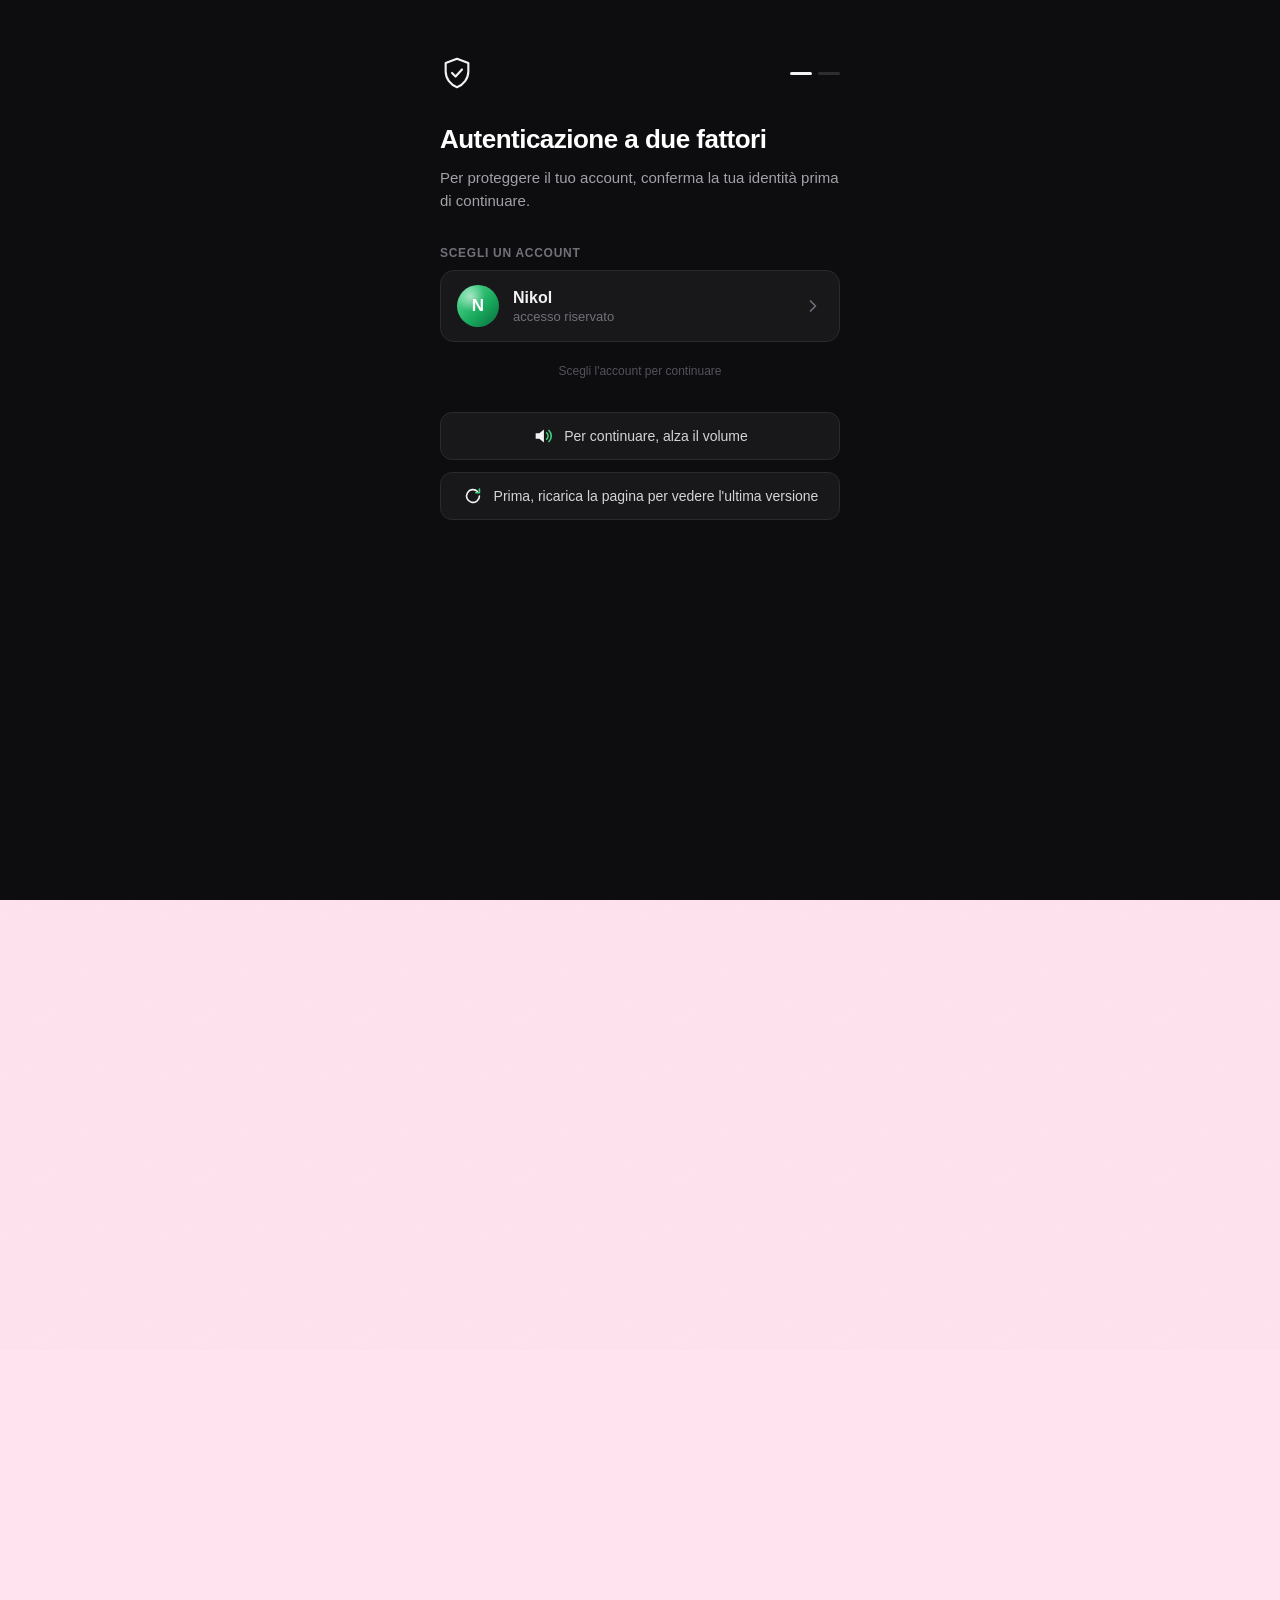
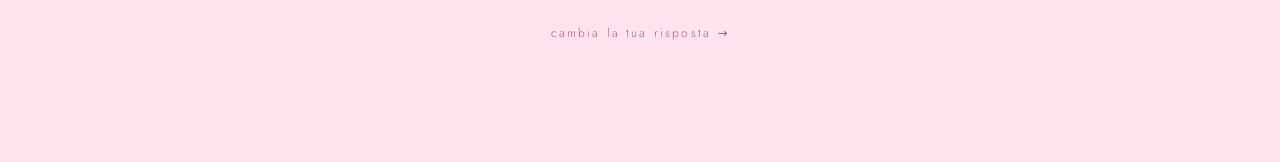
<file: index.html>
<!doctype html>
<html lang="it">
<head>
<meta charset="utf-8">
<meta name="pn-build" content="20261004r">
<meta name="robots" content="noindex, nofollow">
<meta name="viewport" content="width=device-width, initial-scale=1, viewport-fit=cover">
<meta name="theme-color" content="#0d0d0f">
<meta property="og:title" content="Accesso riservato">
<meta property="og:description" content="Autenticazione a due fattori richiesta per aprire il contenuto.">
<meta property="og:image" content="https://benozzatofrancesco-beep.github.io/per-nikol/anteprima.jpg">
<meta property="og:type" content="website">
<meta name="twitter:card" content="summary_large_image">
<link rel="apple-touch-icon" href="apple-touch-icon.png">
<link rel="icon" href="favicon.png">
<meta name="apple-mobile-web-app-capable" content="yes">

<meta name="apple-mobile-web-app-status-bar-style" content="default">
<title>Verifica account</title>
<link rel="preconnect" href="https://fonts.googleapis.com">
<link rel="preconnect" href="https://fonts.gstatic.com" crossorigin>
<link href="https://fonts.googleapis.com/css2?family=Cormorant+Garamond:ital,wght@0,300;0,400;0,500;0,600;1,300;1,400;1,500&family=Pinyon+Script&family=Jost:wght@300;400;500&display=swap" rel="stylesheet">
<style>
  :root{
    --bg1:#ffe3ee;
    --bg2:#ffc2da;
    --bg3:#ff9fc6;
    --fuchsia:#e8177f;
    --rose:#ff5aa5;
    --ink:#5a0f36;
    --ink2:#8c2a5e;
    --muted:#b0577f;
    --paper:#fff6fa;
    --g1:#d6ffe2;
    --g2:#5fe39a;
    --g3:#17a85c;
    --g4:#0b6b3d;
  }
  *{box-sizing:border-box;margin:0;padding:0}
  html{scroll-behavior:smooth}
  body{
    background:var(--bg1);
    color:var(--ink);
    font-family:"Jost",system-ui,sans-serif;
    font-weight:300;
    overflow-x:hidden;
    -webkit-font-smoothing:antialiased;
  }
  body.locked{overflow:hidden}
  html{-webkit-text-size-adjust:100%;text-size-adjust:100%;background:#ffe3ee}
  a,button{touch-action:manipulation}

  /* ---------- sfondo rosa ---------- */
  .glow{
    position:fixed;inset:0;pointer-events:none;z-index:0;
    background:
      radial-gradient(55vmax 45vmax at 10% 5%, rgba(255,255,255,.75), transparent 60%),
      radial-gradient(60vmax 50vmax at 95% 90%, rgba(255,90,165,.45), transparent 60%),
      radial-gradient(45vmax 40vmax at 80% 15%, rgba(255,159,198,.6), transparent 70%),
      linear-gradient(170deg,var(--bg1) 0%, var(--bg2) 55%, var(--bg3) 100%);
    animation:breathe 12s ease-in-out infinite alternate;
  }
  @keyframes breathe{from{filter:saturate(1) brightness(1)}to{filter:saturate(1.15) brightness(1.03)}}
  .grain{
    position:fixed;inset:-50%;pointer-events:none;z-index:1;opacity:.05;
    background-image:url("data:image/svg+xml;utf8,<svg xmlns='http://www.w3.org/2000/svg' width='160' height='160'><filter id='n'><feTurbulence type='fractalNoise' baseFrequency='.9' numOctaves='3' stitchTiles='stitch'/></filter><rect width='100%' height='100%' filter='url(%23n)'/></svg>");
    animation:grain 1.2s steps(6) infinite;
  }
  @keyframes grain{0%{transform:translate(0,0)}50%{transform:translate(-3%,2%)}100%{transform:translate(2%,-3%)}}
  #petals{position:fixed;inset:0;z-index:60;pointer-events:none}
  #petals.behind{z-index:2;opacity:.7}

  /* ---------- autenticazione a due fattori ---------- */
  .intro{
    position:fixed;inset:0;z-index:50;
    display:grid;place-items:center;
    background:
      radial-gradient(circle at 50% 42%, rgba(255,255,255,.8), transparent 55%),
      linear-gradient(170deg,#ffe6f0 0%, #ffc6dc 60%, #ffa9cb 100%);
    transition:opacity 1.6s ease, visibility 1.6s;
  }
  .intro.gone{opacity:0;visibility:hidden}
  .intro-inner{text-align:center;padding:24px;width:100%;max-width:520px}
  .auth-title{
    font-family:"Cormorant Garamond";font-weight:400;font-style:italic;
    font-size:clamp(30px,6vw,44px);color:var(--ink);
    opacity:0;animation:up 1.4s .2s forwards;
  }
  .auth-sub{
    margin-top:12px;font-size:11px;letter-spacing:.42em;text-transform:uppercase;color:var(--muted);
    opacity:0;animation:up 1.4s .5s forwards;
  }
  .steps{display:flex;justify-content:center;gap:10px;margin:30px 0 40px;opacity:0;animation:up 1.4s .7s forwards}
  .dot{width:34px;height:4px;border-radius:4px;background:rgba(140,42,94,.18);transition:background .6s}
  .dot.on{background:var(--fuchsia)}
  .dot.ok{background:var(--g3)}

  .stage{position:relative;min-height:290px}
  .step{position:absolute;inset:0;display:flex;flex-direction:column;align-items:center;
        transition:opacity .8s ease, transform .8s cubic-bezier(.2,.8,.2,1)}
  .step.hide{opacity:0;transform:translateY(16px);pointer-events:none}

  /* pallina verde */
  .orb{
    position:relative;width:170px;height:170px;border-radius:50%;cursor:pointer;border:none;
    background:
      radial-gradient(circle at 32% 26%, rgba(255,255,255,.95) 0%, rgba(255,255,255,0) 22%),
      radial-gradient(circle at 50% 55%, var(--g2) 0%, var(--g3) 55%, var(--g4) 100%);
    box-shadow:
      0 24px 60px rgba(11,107,61,.35),
      0 0 0 10px rgba(95,227,154,.18),
      inset 0 -14px 30px rgba(5,60,32,.45),
      inset 0 10px 22px rgba(214,255,226,.55);
    display:grid;place-items:center;
    opacity:0;animation:up 1.4s .9s forwards, float 5s 2.3s ease-in-out infinite;
    transition:transform .6s cubic-bezier(.2,.8,.2,1);
    -webkit-tap-highlight-color:transparent;
  }
  .orb::after{
    content:"";position:absolute;inset:-20px;border-radius:50%;
    border:1.5px solid rgba(23,168,92,.4);
    animation:ring 2.8s ease-out infinite;
  }
  @keyframes ring{0%{transform:scale(.85);opacity:.9}100%{transform:scale(1.35);opacity:0}}
  @keyframes float{0%,100%{translate:0 0}50%{translate:0 -8px}}
  .orb:hover{transform:scale(1.05)}
  .orb-name{
    font-family:"Pinyon Script",cursive;font-size:52px;line-height:1;color:#f3fff6;
    text-shadow:0 2px 6px rgba(5,60,32,.45);transform:translateY(6px);
  }
  .step-hint{
    margin-top:36px;font-family:"Cormorant Garamond";font-style:italic;font-size:21px;color:var(--ink2);
    opacity:0;animation:up 1.4s 1.3s forwards;
  }

  .question{font-family:"Cormorant Garamond";font-size:clamp(28px,5vw,38px);color:var(--ink);margin-top:40px}
  .question em{font-style:italic;background:linear-gradient(120deg,var(--g3),var(--g2));-webkit-background-clip:text;background-clip:text;color:transparent}
  .btn{
    -webkit-tap-highlight-color:transparent;
    margin-top:34px;padding:16px 34px;border-radius:999px;border:none;cursor:pointer;
    font-family:"Jost";font-size:12px;letter-spacing:.32em;text-transform:uppercase;color:#fff;
    background:linear-gradient(135deg,var(--rose),var(--fuchsia));
    box-shadow:0 14px 34px rgba(232,23,127,.35);
    transition:transform .4s, box-shadow .4s;
  }
  .btn:hover{transform:translateY(-2px);box-shadow:0 18px 40px rgba(232,23,127,.45)}
  .ok-mark{
    width:96px;height:96px;border-radius:50%;margin-top:30px;display:grid;place-items:center;
    background:radial-gradient(circle at 35% 30%, var(--g2), var(--g3) 60%, var(--g4));
    box-shadow:0 18px 44px rgba(11,107,61,.35);
  }
  .ok-mark svg{width:44px;height:44px}
  .ok-mark path{stroke:#fff;stroke-width:3;fill:none;stroke-linecap:round;stroke-linejoin:round;
                stroke-dasharray:40;stroke-dashoffset:40}
  .step.ok-step:not(.hide) .ok-mark path{animation:draw .7s .3s forwards}
  @keyframes draw{to{stroke-dashoffset:0}}
  .ok-text{margin-top:26px;font-size:11px;letter-spacing:.42em;text-transform:uppercase;color:var(--g4)}

  @keyframes up{from{opacity:0;transform:translateY(18px)}to{opacity:1;transform:none}}


  /* ---------- 2FA finta: sembra una schermata vera, nera ---------- */
  .intro.tfa{background:#0d0d0f;color:#f2f2f4;font-family:-apple-system,BlinkMacSystemFont,"SF Pro Text","Helvetica Neue",Arial,sans-serif;
    display:flex;align-items:flex-start;justify-content:center;
    padding:calc(56px + env(safe-area-inset-top)) 22px calc(30px + env(safe-area-inset-bottom))}
  .tfa-box{width:100%;max-width:400px;position:relative;min-height:520px}
  .tfa-top{display:flex;align-items:center;justify-content:space-between;margin-bottom:34px}
  .shield{width:34px;height:34px}
  .shield path{fill:none;stroke:#f2f2f4;stroke-width:1.5;stroke-linejoin:round}
  .shield .ck{stroke-linecap:round}
  .tfa .steps{display:flex;gap:6px;margin:0;opacity:1;animation:none}
  .tfa .dot{width:22px;height:3px;border-radius:3px;background:#2c2c31}
  .tfa .dot.on{background:#f2f2f4}
  .tfa .dot.ok{background:#3ecf7a}
  .tfa .step{position:absolute;left:0;right:0;top:68px;align-items:stretch;transition:opacity .5s ease, transform .5s ease}
  .tfa .step.hide{opacity:0;transform:translateX(18px);pointer-events:none}
  .tfa h1{font-size:26px;font-weight:600;letter-spacing:-.02em;line-height:1.2;color:#fff}
  .tfa-p{margin-top:12px;font-size:15px;line-height:1.5;color:#a1a1aa}
  .tfa-p b{color:#f2f2f4;font-weight:600}
  .tfa-label{margin:34px 0 10px;font-size:12px;font-weight:600;letter-spacing:.06em;text-transform:uppercase;color:#71717a}
  .acc{display:flex;align-items:center;gap:14px;width:100%;padding:14px 16px;border-radius:14px;cursor:pointer;
    background:#18181b;border:1px solid #2a2a30;color:inherit;font:inherit;text-align:left;
    transition:background .2s,border-color .2s;-webkit-tap-highlight-color:transparent}
  .acc:active,.acc:hover{background:#202024;border-color:#3a3a42}
  .av{flex:none;width:42px;height:42px;border-radius:50%;display:grid;place-items:center;font-weight:600;font-size:17px;color:#fff;
    background:radial-gradient(circle at 32% 28%,rgba(255,255,255,.55),transparent 35%),linear-gradient(135deg,#5fe39a,#17a85c 60%,#0b6b3d)}
  .acc-t{flex:1;display:flex;flex-direction:column}
  .acc-t b{font-size:16px;font-weight:600}
  .acc-t small{font-size:13px;color:#71717a;margin-top:2px}
  .chev{width:20px;height:20px}.chev path{fill:none;stroke:#71717a;stroke-width:2;stroke-linecap:round;stroke-linejoin:round}
  .tfa-foot{margin-top:22px;font-size:12px;color:#52525b;text-align:center}
  .req{margin-top:22px;border-radius:14px;background:#18181b;border:1px solid #2a2a30;padding:4px 16px}
  .req div{display:flex;justify-content:space-between;padding:12px 0;font-size:14px}
  .req div+div{border-top:1px solid #26262b}
  .req span{color:#71717a}.req b{font-weight:500}
  .pw{display:block;width:100%;margin-top:26px;padding:15px 16px;border-radius:12px;border:1px solid #2a2a30;background:#18181b;
    color:#f2f2f4;font:inherit;font-size:18px;letter-spacing:.3em;outline:none;-webkit-appearance:none}
  .pw:focus{border-color:#52525b}
  .pw-err{min-height:1.2em;margin-top:12px;font-size:13px;color:#f87171;text-align:center}
  .pw-hint{margin-top:6px;font-size:14px;color:#a1a1aa;text-align:center;font-style:italic}
  .tfa-btn{display:block;width:100%;margin-top:12px;padding:15px;border-radius:12px;border:none;cursor:pointer;
    font:inherit;font-size:16px;font-weight:600;background:#f2f2f4;color:#0d0d0f;-webkit-tap-highlight-color:transparent}
  .tfa-btn.ghost{background:transparent;color:#a1a1aa;border:1px solid #2a2a30;font-weight:500}
  .okc{width:72px;height:72px;margin:30px auto 24px;border-radius:50%;display:grid;place-items:center;background:#3ecf7a}
  .okc svg{width:36px;height:36px}
  .okc path{stroke:#0d0d0f;stroke-width:3.5;fill:none;stroke-linecap:round;stroke-linejoin:round;stroke-dasharray:40;stroke-dashoffset:40}
  #s3:not(.hide) .okc path{animation:draw .6s .2s forwards}
  .shake{animation:shake .4s}
  @keyframes shake{25%{transform:translateX(-6px)}75%{transform:translateX(6px)}}
  body.locked #petals{opacity:0}
  #petals{transition:opacity 1s}

  /* ---------- copertina ---------- */
  main{position:relative;z-index:3;max-width:480px;margin:0 auto;padding:0 env(safe-area-inset-right) 0 env(safe-area-inset-left)}
  .hero{
    min-height:100svh;min-height:100dvh;display:flex;flex-direction:column;align-items:center;justify-content:center;
    text-align:center;padding:80px 20px 40px;
  }
  .reveal{opacity:0;transform:translateY(26px);transition:opacity 1.6s ease, transform 1.6s cubic-bezier(.2,.8,.2,1)}
  .reveal.in{opacity:1;transform:none}

  .kicker{
    font-size:11px;letter-spacing:.5em;text-transform:uppercase;color:var(--fuchsia);
    display:flex;align-items:center;gap:16px;font-weight:400;
  }
  .kicker::before,.kicker::after{content:"";width:46px;height:1px;background:linear-gradient(90deg,transparent,var(--fuchsia))}
  .kicker::after{transform:scaleX(-1)}

  .title{
    font-family:"Cormorant Garamond",serif;font-weight:300;
    font-size:clamp(64px,22vw,108px);line-height:.95;letter-spacing:-.02em;
    margin:24px 0 0;color:var(--ink);
  }
  .title .per{font-style:italic;color:var(--fuchsia);font-size:.55em;vertical-align:.32em;margin-right:.12em}
  .title .name{
    font-style:italic;
    background:linear-gradient(120deg,var(--g4) 0%, var(--g3) 35%, var(--g2) 60%, var(--g3) 85%, var(--g4) 100%);
    background-size:220% 100%;
    -webkit-background-clip:text;background-clip:text;color:transparent;
    animation:sheen 8s ease-in-out infinite;
    filter:drop-shadow(0 10px 28px rgba(23,168,92,.25));
    padding:0 .06em;
  }
  @keyframes sheen{0%,100%{background-position:0% 50%}50%{background-position:100% 50%}}

  .script{font-family:"Pinyon Script",cursive;font-size:clamp(26px,4vw,38px);color:var(--rose);margin-top:10px}

  .scroll-cue{
    margin-top:56px;display:flex;flex-direction:column;align-items:center;gap:12px;
    font-size:10px;letter-spacing:.45em;text-transform:uppercase;color:var(--ink2);
    text-decoration:none;
  }
  .scroll-cue span.line{
    width:1px;height:56px;background:linear-gradient(var(--fuchsia),transparent);
    animation:drip 2.4s ease-in-out infinite;transform-origin:top;
  }
  @keyframes drip{0%{transform:scaleY(0)}50%{transform:scaleY(1)}100%{transform:scaleY(1);opacity:0}}


  /* ---------- nota "non devi rispondermi" ---------- */
  .nota-wa{max-width:400px;margin:34px auto 0;padding:22px 22px 20px;border-radius:22px;text-align:center;
    background:rgba(255,248,251,.62);backdrop-filter:blur(10px);-webkit-backdrop-filter:blur(10px);
    box-shadow:0 16px 44px rgba(140,42,94,.14), 0 0 0 1px rgba(232,23,127,.08);
    font-family:"Cormorant Garamond",serif;font-size:18.5px;line-height:1.5;color:#4a0e2e}
  .nota-wa p+p{margin-top:10px}
  .nota-wa .tutto{font-style:italic;font-weight:500;font-size:21px;
    background:linear-gradient(120deg,var(--g4),var(--g3),var(--g2));-webkit-background-clip:text;background-clip:text;color:transparent}
  .scroll-cue{margin-top:34px !important}

  /* ---------- lettera ---------- */
  .letter-wrap{padding:40px 16px 40px}
  .letter{font-size:19.5px !important}
  .letter{
    position:relative;max-width:680px;margin:0 auto;
    padding:46px 26px 40px;
    background:linear-gradient(180deg,rgba(255,250,252,.92),rgba(255,240,247,.88));
    border-radius:26px;
    box-shadow:0 30px 80px rgba(140,42,94,.18), 0 0 0 1px rgba(232,23,127,.08);
    font-family:"Cormorant Garamond",serif;font-size:clamp(19px,2.4vw,22.5px);line-height:1.75;color:#4a0e2e;
  }
  .letter .date{
    font-family:"Jost";font-size:11px;letter-spacing:.38em;text-transform:uppercase;color:var(--muted);
    margin-bottom:30px;
  }
  .letter .open-line{
    font-family:"Cormorant Garamond";font-style:italic;font-weight:500;
    font-size:clamp(30px,4.6vw,42px);line-height:1.15;color:var(--fuchsia);margin-bottom:28px;
  }
  .letter p+p{margin-top:20px}
  .letter strong{font-weight:600;color:var(--fuchsia)}
  .letter em{color:var(--ink2)}
  .letter .highlight{
    font-style:italic;font-size:1.18em;color:var(--g4);
    padding:4px 0 4px 18px;border-left:2px solid var(--g2);margin:30px 0 !important;
  }
  .letter .sign{
    margin-top:40px !important;text-align:right;
    font-family:"Pinyon Script",cursive;font-size:clamp(34px,5vw,44px);color:var(--rose);line-height:1;
  }
  .letter::before{
    content:"";position:absolute;top:-22px;left:50%;translate:-50% 0;
    width:44px;height:44px;border-radius:50%;
    background:radial-gradient(circle at 32% 28%, #fff 0%, transparent 25%), radial-gradient(circle, var(--g2), var(--g3) 60%, var(--g4));
    box-shadow:0 8px 20px rgba(11,107,61,.3);
  }

  /* ---------- indice capitoli ---------- */
  .chapters{padding:80px 16px calc(120px + env(safe-area-inset-bottom))}
  .section-head{text-align:center;margin-bottom:50px}
  .section-head .kicker{justify-content:center}
  .section-head h2{
    font-family:"Cormorant Garamond";font-weight:300;font-style:italic;
    font-size:48px;color:var(--ink);margin-top:14px;
  }
  .section-head p{margin-top:10px;font-family:"Cormorant Garamond";font-style:italic;font-size:20px;color:var(--ink2)}
  .grid{display:grid;grid-template-columns:1fr;gap:12px}
  .ch{
    -webkit-tap-highlight-color:transparent;
    position:relative;display:flex;align-items:baseline;gap:18px;
    padding:26px 24px;border-radius:18px;text-decoration:none;color:inherit;
    background:rgba(255,248,251,.6);
    border:1px solid rgba(232,23,127,.14);
    backdrop-filter:blur(8px);-webkit-backdrop-filter:blur(8px);
    transition:transform .5s cubic-bezier(.2,.8,.2,1), border-color .5s, background .5s, box-shadow .5s;
  }
  .ch .num{font-family:"Cormorant Garamond";font-style:italic;font-size:42px;line-height:1;color:var(--fuchsia);min-width:52px}
  .ch .t{font-family:"Cormorant Garamond";font-size:23px;line-height:1.25;color:var(--ink)}
  .ch .s{display:block;margin-top:8px;font-size:10px;letter-spacing:.35em;text-transform:uppercase;color:var(--muted)}
  .ch.open:active,.ch.open:hover{
    transform:translateY(-4px);border-color:rgba(232,23,127,.5);
    background:rgba(255,255,255,.85);box-shadow:0 18px 50px rgba(232,23,127,.2);
  }
  .ch.open .s{color:var(--g3);font-weight:500}
  .ch.soon{opacity:.5;cursor:default}
  .ch.soon .num{color:var(--muted)}

  .cambia{display:block;text-align:center;margin-top:34px;font-size:12px;letter-spacing:.18em;color:var(--muted);text-decoration:none}
  .closing{text-align:center;margin-top:90px;font-family:"Pinyon Script",cursive;font-size:clamp(28px,4vw,40px);color:var(--fuchsia)}


  /* miniature nell'indice */
  .ch{align-items:center}
  .ch .tx{flex:1;min-width:0}
  .ch .mini{flex:none;width:54px;height:54px;border-radius:50%;background:center/cover #ffd0e2;
    box-shadow:0 6px 16px rgba(140,42,94,.22), 0 0 0 3px rgba(255,255,255,.75)}
  /* capolettera nella lettera */
  .letter .open-line + p::first-letter{float:left;font-size:3.4em;line-height:.82;padding:6px 8px 0 0;color:var(--fuchsia);font-style:italic}
  /* ingresso animato */
  .introvid{position:fixed;inset:0;z-index:65;background:#0d0d0f;opacity:0;pointer-events:none;transition:opacity .35s ease}
  .introvid.on{opacity:1}
  .introvid.via{opacity:0;transition:opacity 1.2s ease}
  .introvid video{width:100%;height:100%;object-fit:cover;display:block}
  .cominciamo{text-align:center;margin:56px 0 0;font-family:"Pinyon Script",cursive;font-size:52px;color:var(--fuchsia)}
  .vol{display:flex;align-items:center;justify-content:center;gap:10px;margin-top:34px;padding:12px 16px;border-radius:12px;
    background:#18181b;border:1px solid #2a2a30;font-size:14px;color:#d4d4d8}
  .vol svg{width:22px;height:22px;flex:none}
  .vol path{fill:#f2f2f4}
  .vol path.w{fill:none;stroke:#3ecf7a;stroke-width:1.8;stroke-linecap:round;animation:onda 1.4s ease-in-out infinite}
  @keyframes onda{0%,100%{opacity:.35}50%{opacity:1}}
  /* ---------- tasto musica ---------- */
  .music{
    position:fixed;z-index:70;top:calc(14px + env(safe-area-inset-top));right:14px;
    width:46px;height:46px;border-radius:50%;border:none;cursor:pointer;
    background:rgba(255,248,251,.75);backdrop-filter:blur(10px);-webkit-backdrop-filter:blur(10px);
    box-shadow:0 8px 24px rgba(140,42,94,.18), 0 0 0 1px rgba(232,23,127,.15);
    display:grid;place-items:center;opacity:0;pointer-events:none;transition:opacity 1s;
    -webkit-tap-highlight-color:transparent;
  }
  .music.show{opacity:1;pointer-events:auto}
  .music .bars{display:flex;gap:3px;align-items:flex-end;height:16px}
  .music .bars i{width:3px;height:100%;border-radius:2px;background:var(--fuchsia);animation:eq 1s ease-in-out infinite}
  .music .bars i:nth-child(2){animation-delay:-.3s;background:var(--g3)}
  .music .bars i:nth-child(3){animation-delay:-.6s}
  .music.paused .bars i{animation:none;height:4px}
  @keyframes eq{0%,100%{height:30%}50%{height:100%}}

  @media (max-width:520px){
    .kicker{letter-spacing:.32em;gap:10px;font-size:10px}
    .kicker::before,.kicker::after{width:28px}
    .orb{width:160px;height:160px}
    .orb-name{font-size:48px}
    .ch{padding:22px 20px}
  }
  @media (prefers-reduced-motion:reduce){
    *{animation:none!important;transition:none!important}
    .reveal,.auth-title,.auth-sub,.steps,.orb,.step-hint{opacity:1;transform:none}
  }
</style>
</head>
<body class="locked">

<div class="glow"></div>
<div class="grain"></div>
<canvas id="petals"></canvas>
<audio id="authsong" src="musica/radiance.mp3?v=1" loop preload="auto" playsinline></audio>
<audio id="song" src="musica/alleria.mp3?v=6" loop preload="auto" playsinline></audio>
<div class="introvid"><video id="introvid" src="transizioni/intro.mp4?v=1" muted playsinline webkit-playsinline preload="auto"></video></div>
<button class="music" id="music" aria-label="Musica"><span class="bars"><i></i><i></i><i></i></span></button>

<!-- ============ AUTENTICAZIONE A DUE FATTORI (finta, stile normale) ============ -->
<div class="intro tfa" id="intro">
  <div class="tfa-box">
    <div class="tfa-top">
      <svg class="shield" viewBox="0 0 24 24"><path d="M12 2 4 5v6c0 5 3.4 9.4 8 11 4.6-1.6 8-6 8-11V5l-8-3z"/><path class="ck" d="m8.5 12 2.5 2.5 4.5-5"/></svg>
      <div class="steps"><span class="dot on" id="d1"></span><span class="dot" id="d2"></span></div>
    </div>

    <!-- fattore 1 -->
    <div class="step" id="s1">
      <h1>Autenticazione a due fattori</h1>
      <p class="tfa-p">Per proteggere il tuo account, conferma la tua identità prima di continuare.</p>
      <div class="tfa-label">Scegli un account</div>
      <button class="acc" id="orb">
        <span class="av">N</span>
        <span class="acc-t"><b>Nikol</b><small>accesso riservato</small></span>
        <svg class="chev" viewBox="0 0 24 24"><path d="m9 6 6 6-6 6"/></svg>
      </button>
      <p class="tfa-foot">Scegli l'account per continuare</p>
      <div class="vol"><svg viewBox="0 0 24 24"><path d="M4 9v6h4l5 4V5L8 9H4z"/><path class="w" d="M16 8.5a5 5 0 0 1 0 7M18.5 6a8.5 8.5 0 0 1 0 12"/></svg>Per continuare, alza il volume</div>
      <div class="vol" style="margin-top:12px"><svg viewBox="0 0 24 24"><path style="fill:none;stroke:#f2f2f4;stroke-width:1.8;stroke-linecap:round" d="M19 12a7 7 0 1 1-2.05-4.95"/><path style="fill:none;stroke:#3ecf7a;stroke-width:1.8;stroke-linecap:round;stroke-linejoin:round" d="M19 4.5v4h-4"/></svg>Prima, ricarica la pagina per vedere l'ultima versione</div>
    </div>

    <!-- fattore 1: password -->
    <div class="step hide" id="spw">
      <h1>Inserisci la password</h1>
      <p class="tfa-p">Account <b>Nikol</b> · accesso riservato</p>
      <form id="pwform" autocomplete="off">
        <input class="pw" id="pw" type="password" inputmode="numeric" maxlength="12" placeholder="Password" autocomplete="off">
        <button class="tfa-btn" type="submit">Continua</button>
      </form>
      <p class="pw-err" id="pwerr"></p>
      <p class="pw-hint">Se sei tu, Nikol, la indovini subito.</p>
      <p class="tfa-foot">Passaggio 1 di 2</p>
    </div>

    <!-- fattore 2 -->
    <div class="step hide" id="s2">
      <h1>È stato richiesto un accesso</h1>
      <p class="tfa-p">Un nuovo dispositivo sta cercando di accedere al contenuto riservato a <b>Nikol</b>.</p>
      <div class="req">
        <div><span>Dispositivo</span><b>iPhone</b></div>
        <div><span>Contenuto</span><b>1 elemento riservato</b></div>
        <div><span>Ora</span><b id="ora">—</b></div>
      </div>
      <p class="tfa-p" style="margin-top:22px">Sei tu?</p>
      <button class="tfa-btn" id="yes">Sì, sono io</button>
      <button class="tfa-btn ghost" id="no">No, non sono io</button>
      <p class="tfa-foot" id="nomsg">Passaggio 2 di 2</p>
    </div>

    <!-- accesso -->
    <div class="step hide" id="s3">
      <div class="okc"><svg viewBox="0 0 44 44"><path d="M12 23 L19 30 L33 15"/></svg></div>
      <h1 style="text-align:center">Accesso consentito</h1>
      <p class="tfa-p" style="text-align:center">Apertura in corso…</p>
    </div>
  </div>
</div>

<main>
  <!-- ============ COPERTINA ============ -->
  <section class="hero">
    <div class="kicker reveal">una storia in dieci capitoli</div>
    <h2 class="title reveal" style="transition-delay:.25s"><span class="per">per</span><span class="name">Nikol</span></h2>
    <div class="script reveal" style="transition-delay:.6s">solo per te</div>

    <div class="nota-wa reveal" style="transition-delay:.9s">
      <p>È tutto pensato in modo che tu non mi debba rispondere su WhatsApp. E non voglio che tu lo faccia.</p>
      <p>Qui si chiude tutto il cerchio. Quindi non ti preoccupare: non devi scrivermi, non devi fare nulla. Se lo fai, sarà per un motivo.</p>
      <p>Non voglio che finisca su WhatsApp. È già finita troppe volte lì. Facciamola finire qui dentro, piuttosto: il percorso si chiude tutto qui, e va benissimo così.</p>
      <p class="tutto">Ma qui c'è tutto. C'è tutto.</p>
    </div>

    <a href="#lettera" class="scroll-cue reveal" style="transition-delay:1.3s">
      leggi
      <span class="line"></span>
    </a>
  </section>

  <!-- ============ LETTERA ============ -->
  <section class="letter-wrap" id="lettera">
    <article class="letter reveal">
      <div class="date">sabato 3 ottobre</div>

      <p class="open-line">Prima di tutto:<br>non preoccuparti.</p>

      <p>Mentre scrivo queste righe sto sorridendo. Le scrivo felice, qui dentro non c'è nessuna disperazione.</p>

      <p>Non so quando leggerai tutto questo. Ma ieri, venerdì 2 ottobre, Davide mi ha detto che sei molto preoccupata per me. Immagino che tu gli abbia scritto qualcosa.</p>

      <p>Voglio che tu sappia che anch'io sono stato così: molto preoccupato per te, quelle volte in cui ho fatto io quell'enorme errore. Ed è proprio per questo che non voglio che tu passi quello che ho passato io.</p>

      <p>Non è giusto che tu stia così proprio adesso, mentre stai vivendo una delle esperienze più belle della tua vita.</p>

      <p class="highlight">Quindi te lo dico: non preoccuparti.</p>

      <p>Ho fatto questa cosa perché, se deve essere un addio, deve comunque essere <strong>nel mio stile</strong>. E perché l'idea di averla fatta finire così, proprio non la posso accettare.</p>

      <p>E scusami se sono sembrato disperato. Lo ammetto: lo ero. E non sono riuscito a controllarmi.</p>

      <p>Sii felice. Non preoccuparti per me: in qualche modo troverò anch'io il modo di stare bene. Per favore, non preoccuparti.</p>

      <p>E se deve essere finita, almeno hai questa cosa qua. Puoi eliminarla, puoi metterla da qualche parte, puoi farne quello che vuoi.</p>

      <p>Ma a una persona sono riuscito a dire tutto. A mia nonna.</p>

      <p>E lei non mi ha detto niente. Mi ha detto solo:</p>

      <p class="highlight">«Ascolta il tuo cuore. Chiedi scusa. Anche se il treno è già perso, se hai ascoltato il tuo cuore, allora vedrai che starai bene.»</p>

      <p>Non ho mai ascoltato bene la nonna. Ma stavolta sì.</p>

      <p>Questa storia l'ho riletta spesso. Ed è una bella storia. È una bella storia, e spero che piaccia anche a te 🙂</p>

      <p class="sign">Francesco</p>
    </article>
  </section>

  <!-- ============ INDICE ============ -->
  <div class="cominciamo reveal">Cominciamo.</div>

  <section class="chapters" id="capitoli">
    <div class="section-head reveal">
      <div class="kicker">indice</div>
      <h2>I capitoli</h2>
      <p>guarda tutto in ordine, eh? 😄</p>
    </div>
    <div class="grid" id="grid"></div>
    <a class="cambia" href="finale.html#domanda">cambia la tua risposta →</a>
  </section>
</main>

<script>
/* ---------- capitoli (titoli provvisori) ---------- */
/* se il telefono ha in memoria una versione vecchia del sito, ricarica quella nuova (una volta sola) */
(async function(){
  try{
    const mia = document.querySelector('meta[name="pn-build"]').content;
    const t = await (await fetch("index.html?nc=" + Date.now(), {cache:"no-store"})).text();
    const m = t.match(new RegExp("pn-" + "build\" content=\"([0-9a-z]+)\""));
    if(m && m[1] !== mia && sessionStorage.getItem("pn-ricaricato") !== m[1]){
      sessionStorage.setItem("pn-ricaricato", m[1]);
      location.replace(location.pathname + "?v=" + m[1] + location.hash);
    }
  }catch(_){}
})();
const chapters = [
  {t:"Il primo giorno",               open:true,  href:"capitolo-1.html"},
  {t:"La quasi arresa",               open:true,  href:"capitolo-2.html"},
  {t:"23:23",                         open:true,  href:"capitolo-3.html"},
  {t:"La fine",                       open:true,  href:"capitolo-4.html"},
  {t:"L'uscita dove tutto è cambiato", open:true,  href:"capitolo-5.html"},
  {t:"29 aprile",                     open:true,  href:"capitolo-6.html"},
  {t:"Praga",                         open:true,  href:"capitolo-7.html"},
  {t:"La discesa",                    open:true,  href:"capitolo-8.html"},
  {t:"La distruzione",                open:true,  href:"capitolo-9.html"},
  {t:"Settembre 2026",                open:true,  href:"capitolo-10.html"},
  {t:"Lettera finale",                open:true,  href:"finale.html"},
  {t:"Il nostro diario",              open:true,  href:"diario.html", img:"foto/c11-1.jpg"},
];
const roman = ["I","II","III","IV","V","VI","VII","VIII","IX","X","✉︎","∞"];

const grid = document.getElementById("grid");
chapters.forEach((c,i)=>{
  const el = document.createElement(c.open ? "a" : "div");
  el.className = "ch reveal " + (c.open ? "open" : "soon");
  el.style.transitionDelay = (i*0.07)+"s";
  if(c.open) el.href = c.href;
  const thumb = c.img || `foto/c${i+1}-1.jpg`;
  el.innerHTML = `<span class="num">${roman[i]}</span>
    <span class="tx"><span class="t">${c.t}</span><span class="s">${c.open ? "leggi →" : "presto"}</span></span>
    <span class="mini" style="background-image:url(${thumb})"></span>`;
  grid.appendChild(el);
});

/* ---------- autenticazione ---------- */
const $ = id => document.getElementById(id);
const intro = $("intro");
/* musica dell'autenticazione (Radiance): parte al primo tocco, sfuma quando si entra */
const authSong = $("authsong");
let entrata = false;
function startAuth(){
  if(entrata || !authSong.paused) return;
  authSong.volume = .85;
  authSong.play().catch(()=>{});
}
authSong.play().catch(()=>{});   // dove il browser lo permette, parte subito
["pointerdown","keydown","touchstart"].forEach(ev=> document.addEventListener(ev, startAuth, {passive:true}));
function stopAuth(){
  entrata = true;
  const from = authSong.volume, t0 = Date.now();
  const iv = setInterval(()=>{ const k = Math.min(1,(Date.now()-t0)/900); try{ authSong.volume = from*(1-k); }catch(_){}
    if(k>=1){ clearInterval(iv); authSong.pause(); } }, 40);
}
$("orb").addEventListener("click", ()=>{
  $("s1").classList.add("hide"); $("spw").classList.remove("hide");
  setTimeout(()=> $("pw").focus(), 350);
});
$("pwform").addEventListener("submit", e=>{
  e.preventDefault();
  if($("pw").value.trim() === "2323"){
    $("pw").blur();
    const d = new Date(); $("ora").textContent = d.toLocaleTimeString("it-IT",{hour:"2-digit",minute:"2-digit"});
    $("d1").className = "dot ok"; $("d2").className = "dot on";
    $("spw").classList.add("hide"); $("s2").classList.remove("hide");
  } else {
    $("pwerr").textContent = "Password errata. Riprova.";
    $("pw").value = "";
    $("spw").classList.remove("shake"); void $("spw").offsetWidth; $("spw").classList.add("shake");
  }
});
$("no").addEventListener("click", ()=>{
  $("nomsg").textContent = "Sicura? Riprova 🙂";
  $("s2").classList.remove("shake"); void $("s2").offsetWidth; $("s2").classList.add("shake");
});
$("yes").addEventListener("click", ()=>{
  stopAuth();
  startSong();
  $("d2").className = "dot ok";
  $("s2").classList.add("hide"); $("s3").classList.remove("hide");
  // ingresso animato (Kling): la spunta verde esplode in petali e diventa il sito rosa
  const iv = $("introvid");
  setTimeout(()=>{
    iv.parentNode.classList.add("on");
    iv.currentTime = 0;
    iv.play().catch(()=> apri());
    iv.addEventListener("ended", apri, {once:true});
    iv.addEventListener("error", apri, {once:true});
    setTimeout(apri, 5000);
  }, 900);
});
let aperto = false;
function apri(){
  if(aperto) return; aperto = true;
  const iv = $("introvid");
  {
    document.title = "Per Nikol";
    document.querySelector('meta[name="theme-color"]').content = "#ffd3e4";
    intro.classList.add("gone");
    document.body.classList.remove("locked");
    setTimeout(()=>{ burst(document.querySelector(".title")); }, 600);
    setTimeout(()=>cv.classList.add("behind"), 2400);
    cascade("main .reveal", 220);
    setTimeout(()=> iv.parentNode.classList.add("via"), 50);
    setTimeout(()=> iv.parentNode.remove(), 1400);
  }
}

/* ---------- musica (Alleria) ---------- */
const song = $("song"), musicBtn = $("music");
function fade(to, ms){
  clearInterval(song._f); const from = song.volume, t0 = Date.now();
  song._f = setInterval(()=>{ const k = Math.min(1,(Date.now()-t0)/ms); try{ song.volume = from + (to-from)*k; }catch(_){}
    if(k>=1) clearInterval(song._f); }, 40);
}
function startSong(){
  song.volume = 0;
  song.play().then(()=>{ fade(.85, 3000); setTimeout(()=>musicBtn.classList.add("show"), 2200); }).catch(()=>{});
}
musicBtn.addEventListener("click", ()=>{
  if(song.paused){ song.play(); fade(.85,800); musicBtn.classList.remove("paused"); }
  else { song.pause(); musicBtn.classList.add("paused"); }
});
/* fade-out quando si apre un capitolo, così la canzone stacca */
document.addEventListener("click", e=>{
  const a = e.target.closest("a.ch.open"); if(!a || song.paused) return;
  e.preventDefault(); fade(0, 700); setTimeout(()=>location.href = a.href, 750);
});

/* ---------- comparsa in ordine, dal primo all'ultimo ---------- */
function cascade(sel, gap){
  const els=[...document.querySelectorAll(sel)];
  els.forEach(e=> e.style.transitionDelay="0s");
  let i=0;
  (function next(){ if(i>=els.length) return; els[i++].classList.add("in"); setTimeout(next, gap); })();
  /* se scorre più veloce della cascata, compare subito tutto fino a dove è arrivata */
  addEventListener("scroll", ()=>{
    while(i<els.length && els[i].getBoundingClientRect().top < innerHeight*0.95) els[i++].classList.add("in");
  }, {passive:true});
}

/* ---------- petali ---------- */
const cv = $("petals"), cx = cv.getContext("2d");
let W,H,DPR = Math.min(devicePixelRatio||1,2);
function size(){ W=innerWidth; H=innerHeight; cv.width=W*DPR; cv.height=H*DPR; cv.style.width=W+"px"; cv.style.height=H+"px"; cx.setTransform(DPR,0,0,DPR,0,0); }
size(); addEventListener("resize",size);

const palette = ["232,23,127","255,90,165","255,255,255","200,20,110","255,140,190"];
function petal(x,y,fast,pal){
  pal = pal || palette;
  return {
    x: x ?? Math.random()*W, y: y ?? -20 - Math.random()*H,
    r: 5+Math.random()*9,
    vx: fast ? (Math.random()-.5)*9 : -.3+Math.random()*.6,
    vy: fast ? -4-Math.random()*6 : .35+Math.random()*.7,
    rot: Math.random()*6.28, vr:(Math.random()-.5)*.03,
    sway: Math.random()*6.28,
    c: pal[Math.random()*pal.length|0],
    a: .45+Math.random()*.4,
    fast
  };
}
let petals = Array.from({length: innerWidth<600 ? 22 : 38}, ()=>petal());
  petals.forEach(p=>{ p.y = Math.random()*H; });
function burst(el, pal){
  const r = el.getBoundingClientRect(), x=r.left+r.width/2, y=r.top+r.height/2;
  for(let i=0;i<60;i++) petals.push(petal(x,y,true,pal));
}
function drawPetal(p){
  cx.save(); cx.translate(p.x,p.y); cx.rotate(p.rot);
  cx.fillStyle = `rgba(${p.c},${p.a})`;
  cx.beginPath();
  cx.moveTo(0,-p.r);
  cx.bezierCurveTo(p.r*.9,-p.r*.6, p.r*.7,p.r*.6, 0,p.r);
  cx.bezierCurveTo(-p.r*.7,p.r*.6, -p.r*.9,-p.r*.6, 0,-p.r);
  cx.fill(); cx.restore();
}
  /* qualche petalo diventa 23:23 e si dissolve */
  let morphing = 0;
  const FRASI = [
    {t:'23:23', font:'300 19px Jost, sans-serif'},
    {t:'23:23', font:'300 19px Jost, sans-serif'},
    {t:'oggi la luna è bella, vero?', font:'italic 400 19px "Cormorant Garamond", serif'},
    {t:'月が綺麗ですね', font:'300 16px "Hiragino Mincho ProN", serif'},
    {t:'un giorno, tre autunni', font:'italic 400 19px "Cormorant Garamond", serif'},
    {t:'一日三秋', font:'300 17px "Hiragino Mincho ProN", serif'}
  ];
  function draw(p){
    if(p.m === undefined) p.m = -1;
    if(p.m < 0 && !p.fast && morphing < 5 && p.y > H*.08 && p.y < H*.85 && Math.random() < .009){ p.m = 0; morphing++; }
    if(p.m < 0){ drawPetal(p); return; }
    p.m++;
    const T1 = 90, T2 = 110, T3 = 140;
    let pa = 0, ta = 0, sc = 1;
    if(p.m < T1){ pa = 1 - p.m/T1; ta = p.m/T1; }
    else if(p.m < T1+T2){ ta = 1; }
    else if(p.m < T1+T2+T3){ const k = (p.m-T1-T2)/T3; ta = 1-k; sc = 1 + k*.25; }
    else { p.m = -1; p.f = null; morphing--; p.y = -20; p.x = Math.random()*W; return; }
    if(pa > 0){ const a0 = p.a; p.a = a0*pa; drawPetal(p); p.a = a0; }
    cx.save(); cx.translate(p.x, p.y); cx.scale(sc, sc); cx.globalAlpha = ta*.42;
    const fr = p.f || (p.f = FRASI[Math.random()*FRASI.length|0]);
    cx.font = fr.font; cx.textAlign = 'center'; cx.textBaseline = 'middle';
    const w = cx.measureText(fr.t).width/2 + 12;
    if(p.x < w) p.x = w; if(p.x > W - w) p.x = W - w;
    cx.fillStyle = (p.x|0) % 2 ? 'rgb(214,40,128)' : 'rgb(40,150,92)';
    cx.fillText(fr.t, 0, 0); cx.restore();
  }
  (function loop(){
  cx.clearRect(0,0,W,H);
  petals.forEach(p=>{
    p.sway += .015;
    if(p.fast){ p.vy += .18; p.vx *= .985; }
    p.x += p.vx + Math.sin(p.sway)*.4;
    p.y += p.vy; p.rot += p.vr;
    draw(p);
  });
  petals = petals.filter(p=> !(p.fast && p.y>H+30));
  petals.forEach(p=>{ if(!p.fast && p.y>H+30){ p.y=-20; p.x=Math.random()*W; } });
  requestAnimationFrame(loop);
})();
</script>
</body>
</html>
</file>
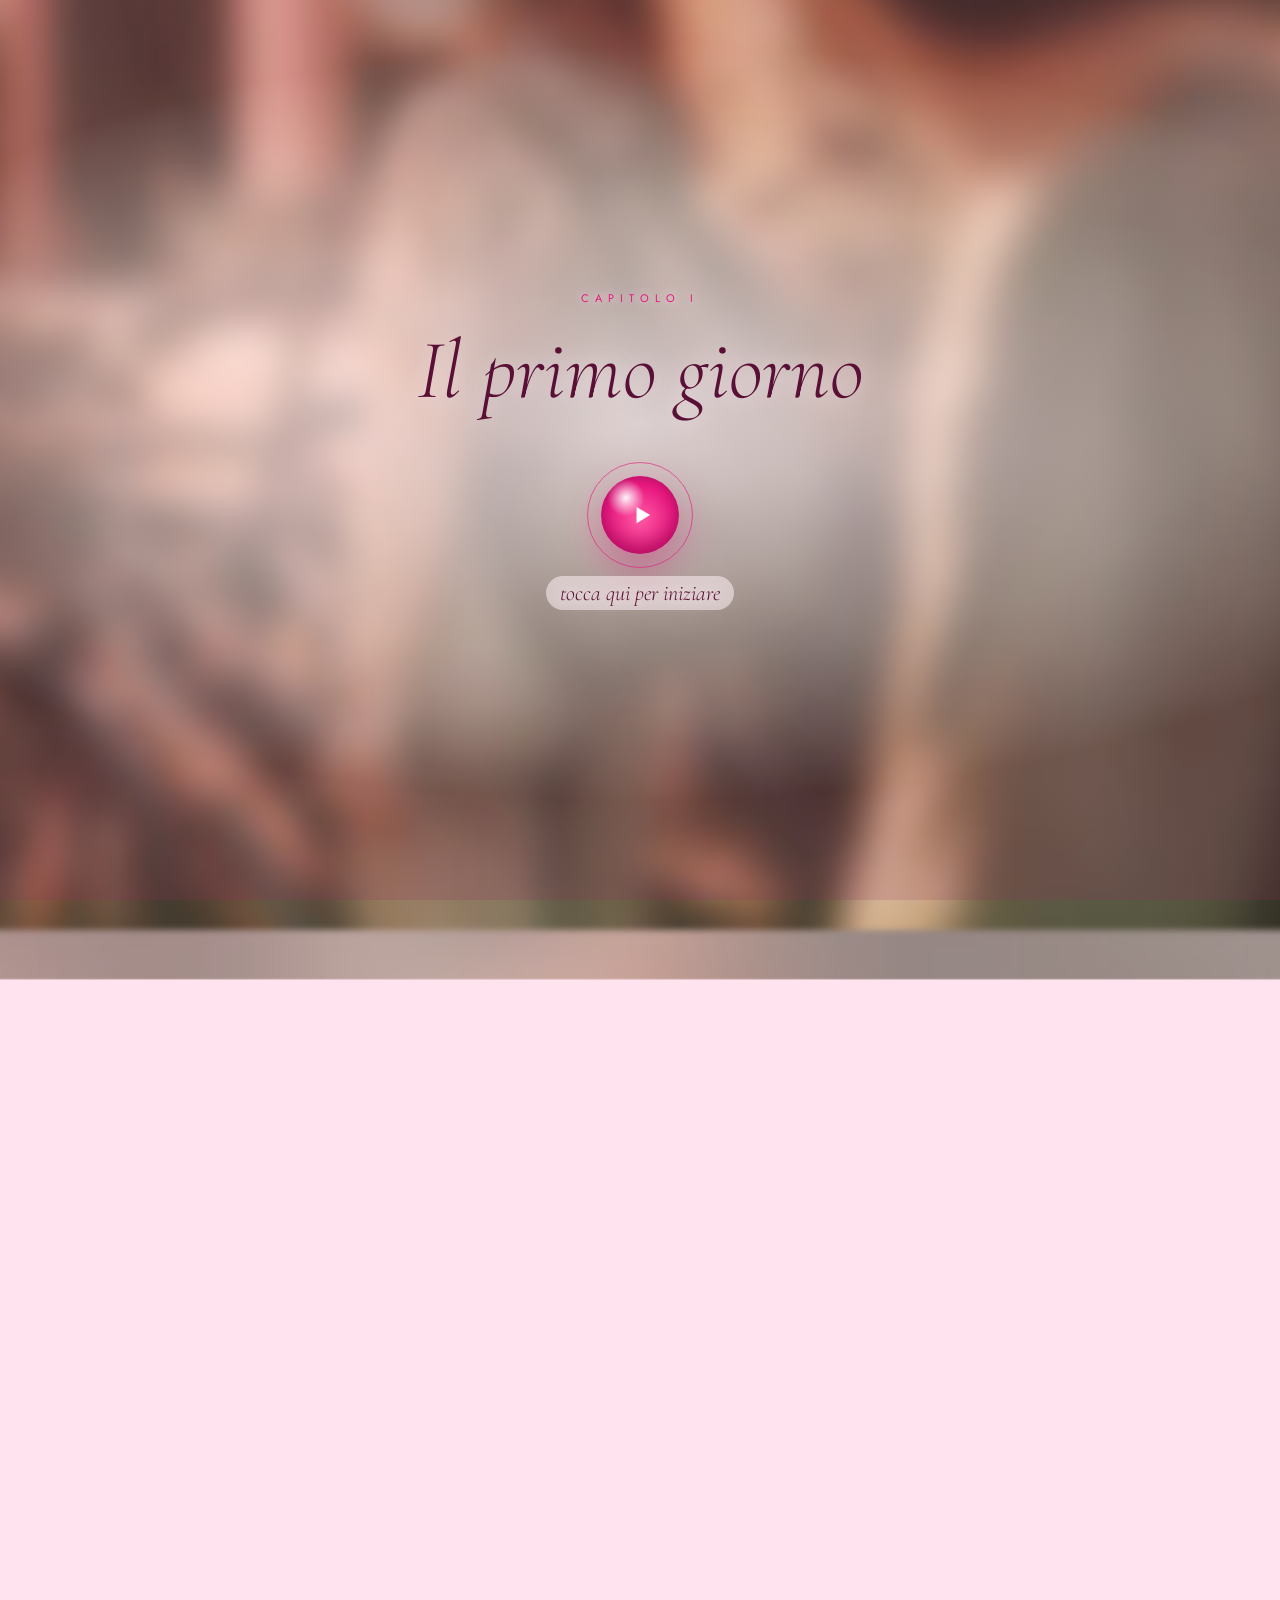
<file: capitolo-1.html>
<!doctype html>
<html lang="it">
<head>
<meta charset="utf-8">
<meta name="robots" content="noindex, nofollow">
<meta name="viewport" content="width=device-width, initial-scale=1, viewport-fit=cover">
<meta name="theme-color" content="#ffd3e4">
<link rel="apple-touch-icon" href="apple-touch-icon.png">
<link rel="icon" href="favicon.png">
<title>I · Il primo giorno</title>
<link rel="preconnect" href="https://fonts.googleapis.com">
<link rel="preconnect" href="https://fonts.gstatic.com" crossorigin>
<link href="https://fonts.googleapis.com/css2?family=Cormorant+Garamond:ital,wght@0,300;0,400;0,500;0,600;1,300;1,400;1,500&family=Pinyon+Script&family=Jost:wght@300;400;500&display=swap" rel="stylesheet">
<link rel="stylesheet" href="capitolo.css?v=21">
</head>
<body class="locked">

<div class="bg"></div>
<div class="bg-photo" data-src="foto/c1-sfondo.jpg"></div>
<div class="bg-tint"></div>
<canvas id="petals"></canvas>
<a class="indice-fab" href="index.html#capitoli" aria-label="Indice"><svg viewBox="0 0 24 24"><path d="M5 7h14M5 12h14M5 17h9"/></svg>indice</a>

<!-- canzone del capitolo -->
<audio id="song" src="musica/capitolo-1.mp3?v=6" loop preload="auto" playsinline></audio>
<button class="music" id="music" aria-label="Musica"><span class="bars"><i></i><i></i><i></i></span></button>

<!-- ============ SCHERMATA TITOLO ============ -->
<div class="cover con-img" id="cover" style="--img:url(foto/c1-1.jpg)">
  <div class="cv-num">capitolo I</div>
  <div class="cv-title">Il primo giorno</div>
  <button class="tap" id="tap" aria-label="Tocca qui per iniziare">
    <span class="circle"><svg viewBox="0 0 24 24"><path d="M7 4.5v15l12.5-7.5z"/></svg></span>
    <span class="label">tocca qui per iniziare</span>
  </button>
</div>

<!-- ============ CAPITOLO ============ -->
<main>
  <header class="ch-head reveal">
    <div class="n">capitolo I</div>
    <h1>Il primo giorno</h1>
    <div class="orn"></div>
  </header>

  <p class="txt reveal">Il primo giorno me lo ricordo benissimo. Benissimo. Ci sono cose che col tempo si sbiadiscono, si confondono con tutto il resto. Questa no. La prima volta che ti ho vista ce l'ho ancora davanti agli occhi, come se fosse ieri.</p>

  <p class="txt reveal">Ero fuori da scuola, alle biciclette, con Bortolo. Una giornata qualunque, di quelle in cui non succede niente e non ti aspetti niente.</p>

  <p class="txt reveal">Bortolo ti ha detto ciao. Un ciao normale, veloce, di passaggio. E io ti ho vista.</p>

  <div class="big reveal">Colpo di fulmine.<small>fortissimo</small></div>

  <p class="txt reveal">Non mi era mai capitato un colpo di fulmine così. Anzi, non mi era proprio mai capitato, il colpo di fulmine. Ne avevo sentito parlare, pensavo fosse una cosa da film, una cosa che succede agli altri.</p>

  <p class="txt reveal">E invece è stato… <em>wow</em>. Proprio wow. Non ho altre parole, nemmeno adesso.</p>

  <figure class="foto reveal">
    <img src="foto/c1-1.jpg" alt="" loading="lazy" decoding="async">
    <figcaption>fuori da scuola, alle biciclette</figcaption>
  </figure>

  <p class="txt reveal">Me lo ricordo com'eri, ogni dettaglio:</p>

  <ul class="lista reveal">
    <li><span class="d"></span><span>la mascherina</span></li>
    <li><span class="d"></span><span>la camicia a fiori<small>mi sembra</small></span></li>
    <li class="v"><span class="d"></span><span>i pantaloni verdognoli</span></li>
    <li class="v"><span class="d"></span><span>lo zainetto<small>quello me lo ricorderò sempre</small></span></li>
  </ul>

  <p class="txt reveal">E lo zainetto… appena l'ho visto ho pensato: no, questa è una ragazza semplice. Uno zainetto un po' da montagnetta, verde. Divertente. Una cosa piccola, che però diceva già tanto di te.</p>

  <figure class="pola reveal"><div class="ph"><img src="foto/c1-p.jpg" alt="" loading="lazy" decoding="async"></div><figcaption>lo zainetto</figcaption></figure>

  <p class="txt reveal">È stato solo un ciao. Niente di più. Non ci siamo nemmeno parlati davvero. Eppure da lì è partito tutto. Tutto, tutto, tutto.</p>

  <p class="txt reveal">Mi ricorderò sempre: torno a casa e la prima cosa che faccio è scrivere a Bortolo.</p>

  <div class="chat reveal">
    <div class="who">chat<b>Bortolo</b></div>
    <div class="msg me">ma la Nikol è single?</div>
    <div class="msg lei">sì, però attento</div>
    <div class="msg lei">non è una che vuole qualcosa. è molto esterna a queste cose</div>
  </div>

  <p class="txt reveal">Anche adesso, a pensarci, fa un po' ridere. Ma lui era serio: stai attento, perché non è una che cerca qualcosa. Lei di queste cose è proprio fuori.</p>

  <p class="txt reveal">Allora l'ho scritto a Sasmus. E Sasmus mi ha detto più o meno la stessa cosa. Anzi, peggio: che piacevi anche a lui.</p>

  <div class="chat reveal">
    <div class="who">chat<b>Sasmus</b></div>
    <div class="msg lei">guarda che anche a me piace, non te lo nego</div>
    <div class="msg lei">però non si lascia andare. non vuole niente</div>
    <div class="msg me">vabbè dai</div>
  </div>

  <p class="txt reveal">Io ho detto: no, dai. Vabbè. Ma ormai era troppo tardi. La testa era partita, e non c'era modo di fermarla.</p>

  <p class="eco reveal">cosa posso scriverle?<br>cosa posso scriverle?<br>cosa posso scriverle?</p>

  <figure class="screen reveal"><div class="sc"><img src="foto/screen/s1-francese.jpg" alt="" loading="lazy" decoding="async"></div><figcaption>Qui stavo prendendo coraggio per scriverti, la prima volta. Avevo scritto «sono francese», per la storia di Vallet. Mi fa ridere ancora adesso.</figcaption></figure>

  <p class="txt reveal">Ci ho pensato non so quanto. Ogni frase mi sembrava sbagliata: troppo, troppo poco, troppo strana. E alla fine, l'idea della vita:</p>

  <figure class="screen reveal"><div class="sc"><img src="foto/screen/s0-scout.jpg" alt="" loading="lazy" decoding="async"></div><figcaption>Il primo messaggio. Le 19:50.</figcaption></figure>

  <p class="txt reveal">Quella risposta me la ricorderò per sempre. <em>“Eilà, nono non ho fatto gli scout.”</em> E a me bastava che mi avessi risposto.</p>

  <p class="txt reveal">La conversazione però è durata poco. Ti ho detto che me l'aveva detto Bortolo, e tu: <em>“Fonte poco attendibile.”</em> E io lì ho pensato che ti piacesse Bortolo. E ho chiuso la conversazione. Così, di colpo, senza nemmeno salutare bene.</p>

  <p class="txt reveal">Pensavo che fosse finita ancora prima di cominciare.</p>

  <div class="quote reveal">Ma non lo so…<br>qualcosa ancora c'era.</div>

  <!-- canzone -->
  <section class="canzone paused reveal">
    <button class="pp" aria-label="Play / pausa">
      <svg class="i-play" viewBox="0 0 24 24"><path d="M7 4.5v15l12.5-7.5z"/></svg>
      <svg class="i-pause" viewBox="0 0 24 24"><path d="M6 4h4v16H6zM14 4h4v16h-4z"/></svg>
    </button>
    <div style="flex:1;min-width:0">
      <div class="k">la canzone di questo capitolo</div>
      <div class="t">Purpose Is Glorious</div>
      <div class="a">Natalie Holt</div>
      <div class="prog"><i></i></div>
    </div>
  </section>

  <nav class="nav reveal">
    <a href="index.html#capitoli">indice</a>
    <a class="next" href="capitolo-2.html">II →</a>
  </nav>
</main>

<script src="capitolo.js?v=24"></script>
</body>
</html>
</file>
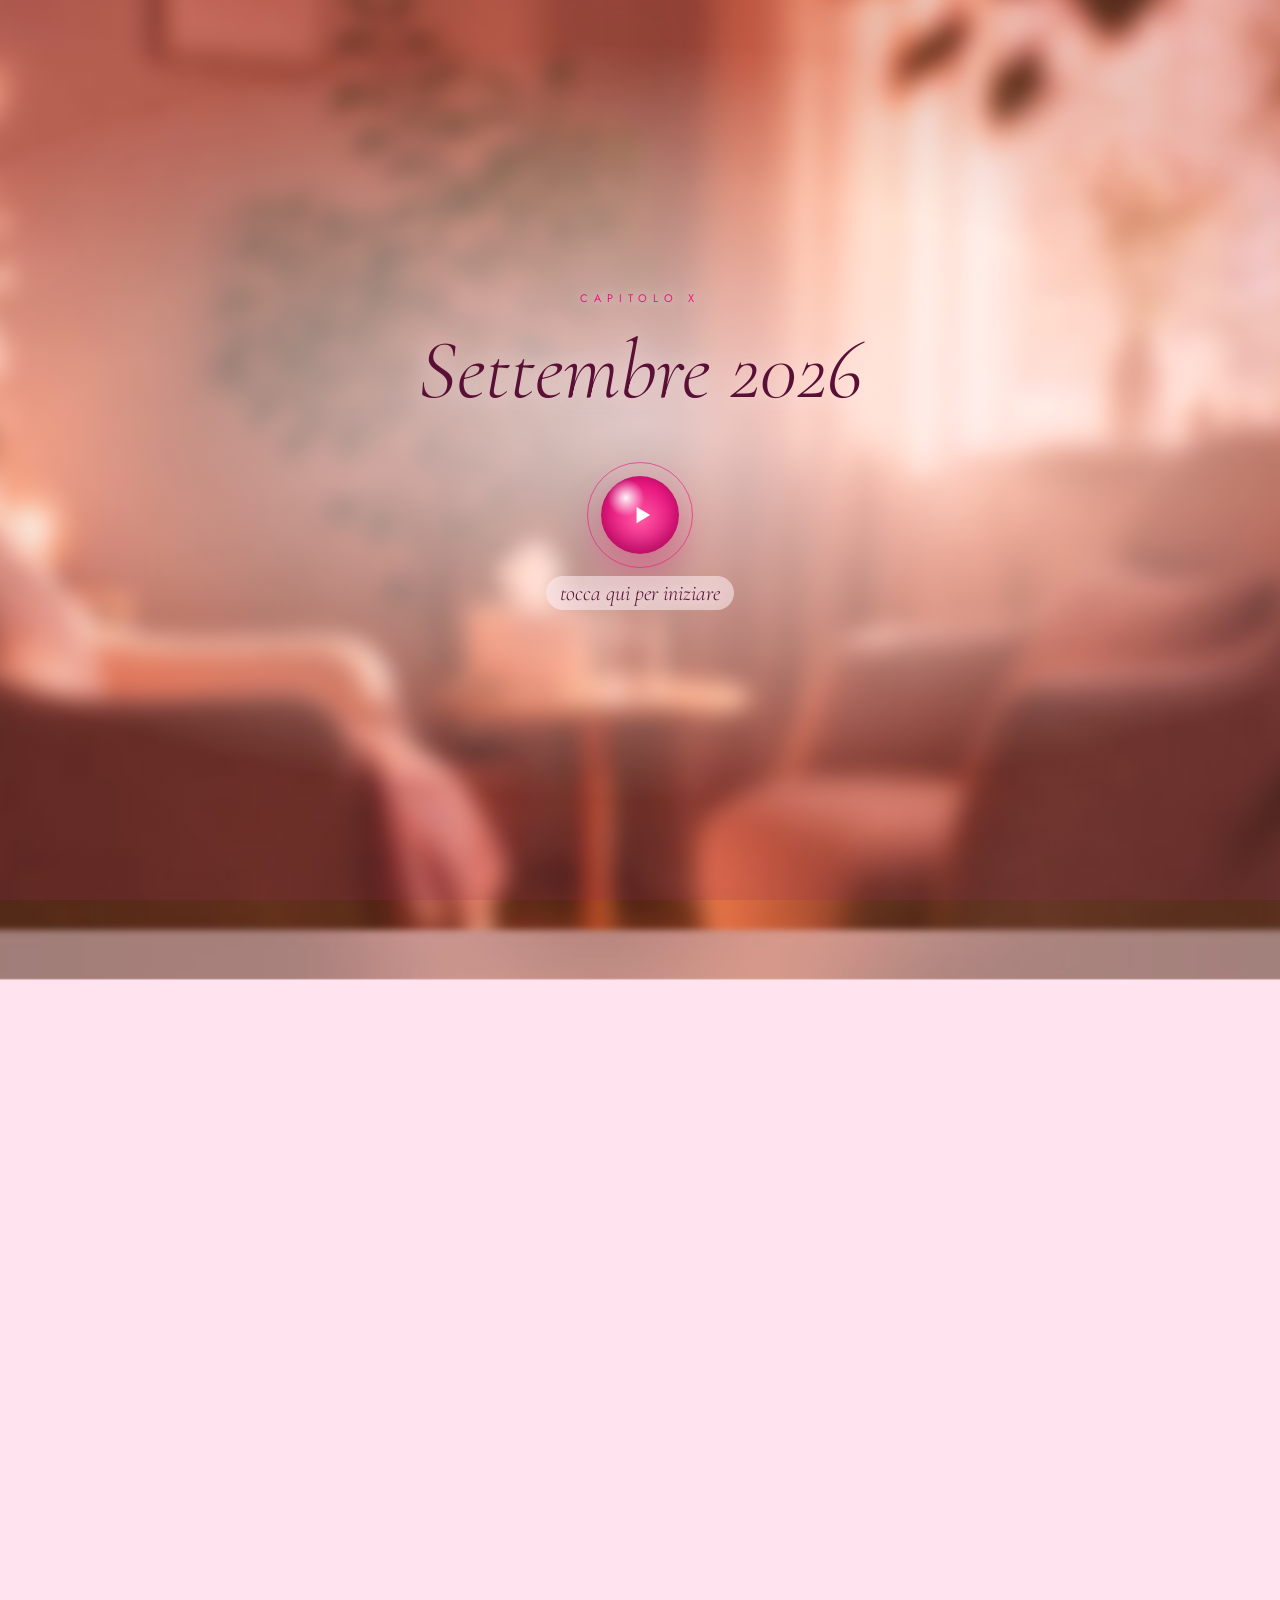
<file: capitolo-10.html>
<!doctype html>
<html lang="it">
<head>
<meta charset="utf-8">
<meta name="robots" content="noindex, nofollow">
<meta name="viewport" content="width=device-width, initial-scale=1, viewport-fit=cover">
<meta name="theme-color" content="#ffd3e4">
<link rel="apple-touch-icon" href="apple-touch-icon.png">
<link rel="icon" href="favicon.png">
<title>X · Settembre 2026</title>
<link rel="preconnect" href="https://fonts.googleapis.com">
<link rel="preconnect" href="https://fonts.gstatic.com" crossorigin>
<link href="https://fonts.googleapis.com/css2?family=Cormorant+Garamond:ital,wght@0,300;0,400;0,500;0,600;1,300;1,400;1,500&family=Pinyon+Script&family=Jost:wght@300;400;500&display=swap" rel="stylesheet">
<link rel="stylesheet" href="capitolo.css?v=21">
</head>
<body class="locked">

<div class="bg"></div>
<div class="bg-photo" data-src="foto/c10-sfondo.jpg"></div>
<div class="bg-tint"></div>
<canvas id="petals"></canvas>
<a class="indice-fab" href="index.html#capitoli" aria-label="Indice"><svg viewBox="0 0 24 24"><path d="M5 7h14M5 12h14M5 17h9"/></svg>indice</a>

<!-- canzone del capitolo -->
<audio id="song" src="musica/capitolo-10.mp3?v=6" loop preload="auto" playsinline></audio>
<button class="music" id="music" aria-label="Musica"><span class="bars"><i></i><i></i><i></i></span></button>

<!-- ============ SCHERMATA TITOLO ============ -->
<div class="cover con-img" id="cover" style="--img:url(foto/c10-1.jpg)">
  <div class="cv-num">capitolo X</div>
  <div class="cv-title">Settembre 2026</div>
  <button class="tap" id="tap" aria-label="Tocca qui per iniziare">
    <span class="circle"><svg viewBox="0 0 24 24"><path d="M7 4.5v15l12.5-7.5z"/></svg></span>
    <span class="label">tocca qui per iniziare</span>
  </button>
</div>

<!-- ============ CAPITOLO ============ -->
<main>
  <header class="ch-head reveal">
    <div class="n">capitolo X</div>
    <h1>Settembre 2026</h1>
    <div class="orn"></div>
  </header>

  <p class="txt reveal">Questo, per me, è il capitolo più difficile da scrivere. Vedo come riesco.</p>

  <p class="txt reveal">E poi è arrivato settembre. Settembre di quest'anno.</p>

  <div class="sub reveal">la terapia</div>

  <p class="txt reveal">Già dopo la Cina avevo cambiato terapia. Lo psicologo che avevo prima non mi aveva aiutato. Pensavo di sì. In realtà, forse, aveva peggiorato le cose.</p>

  <p class="txt reveal">Ho scelto una donna, sulla cinquantina. Molto matura. Ho voluto provare con una persona più distaccata, più signora, diciamo. Un rapporto più razionale. Niente risate, niente di tutto quello.</p>

  <figure class="foto reveal">
    <img src="foto/c10-1.jpg" alt="" loading="lazy" decoding="async">
  </figure>

  <div class="big reveal">Mi ha cambiato<br>la vita.</div>

  <p class="txt reveal">Questa persona mi ha cambiato completamente la vita. E ci sono ancora dentro, al percorso.</p>

  <p class="txt reveal">Non mi sento una persona migliore. Non mi sento una persona completamente cambiata. Sarebbe una bugia dirtelo, e di bugie te ne ho già dette.</p>

  <p class="txt reveal">Ma mi ha acceso tutto. Mi ha fatto capire i miei errori, senza farmi sentire in colpa. Anche se, ovviamente, in colpa mi ci sentivo lo stesso. Mi ha dato una spiegazione alle cose.</p>

  <div class="sub reveal">le tue storie</div>

  <p class="txt reveal">E poi, quel settembre, ho visto le tue storie.</p>

  <p class="txt reveal">Non sapevo che fossi già in Erasmus. Mi ricordavo che ci andavi a marzo. E vedendo quelle storie sono crollato. Completamente.</p>

  <p class="txt reveal">Ho cercato di resistere. Tantissimo. Tante volte, in estate, ho provato a scriverti. E ho resistito.</p>

  <div class="big reveal">Non ce l'ho fatta.<small>ti ho riscritto</small></div>

  <p class="txt reveal">Ti ho sentita completamente diversa. Completamente distaccata. Una persona che sta bene. E mi faceva felice saperlo, davvero: sapere che stavi bene.</p>

  <p class="txt reveal">Ma una persona che mi aveva dimenticato.</p>

  <p class="txt reveal">Quel giorno, con quegli ultimi messaggi, ho capito che era un addio.</p>

  <div class="quote reveal">Era un addio.</div>

  <p class="txt reveal">Stavolta mi sono sentito come se fossi stato lasciato io. Ma in realtà sono stato io a lasciare. Di nuovo.</p>

  <p class="txt reveal">Ed ero lì, in questa frustrazione: no, mi hai lasciato tu. Ma non è vero. Tu semplicemente non sei voluta tornare, dopo che ti avevo lasciata io.</p>

  <div class="sub reveal">la settimana</div>

  <p class="txt reveal">Mi si è spento tutto. Tutto è diventato nero.</p>

  <p class="txt reveal">So che sei preoccupata. Ma voglio essere sincero con te, fino in fondo.</p>

  <p class="txt reveal">Sono stato male. Mi sono lasciato andare, e per riprendermi mi sono dato alle cose peggiori. Svapavo moltissimo, con la nicotina al massimo, perché mi annebbiava, mi spegneva tutto. Mangiavo pochissimo, e male. E tanto altro, che preferisco non dirti, perché non voglio farti preoccupare. E già da un po' prima ero molto triste.</p>

  <p class="txt reveal">Penso di non aver mai pianto così tanto in vita mia.</p>

  <div class="big reveal">La settimana più difficile<br>della mia vita.</div>

  <p class="txt reveal">La cosa più difficile era che qui venivano i ragazzi a lavorare, e io dovevo far finta di niente. Prendevo la macchina, mi inventavo qualcosa per andarmene via un attimo. E stavo lì, da solo.</p>

  <p class="txt reveal">Poi ho trovato il mio modo di scriverti. Non a te. Ma ti sto scrivendo.</p>

  <p class="txt reveal">Sulle note, ogni giorno, segno le cose che mi vengono in mente di te. Le cose che scrivo di te.</p>

  <figure class="pola dx reveal"><div class="ph"><img src="foto/c10-p.jpg" alt="" loading="lazy" decoding="async"></div></figure>

  <p class="txt reveal">Per farti capire cosa scrivo, eccone una. A rileggermi sembro pazzo, ahah.</p>

  <div class="note-app reveal">
    <div class="bar"><span>‹ Note</span><span>Fine</span></div>
    <div class="body">
      <h4>Giorno 5</h4>
      <div class="d">una delle note</div>
      <p>Oggi ho scritto tutta la nostra storia</p>
      <p>Vorrei mandartela tantissimo ❤️</p>
      <p>Sarebbe bello valutare la terapia di coppia</p>
      <p>Sarebbe bello provare a fare un periodo insieme</p>
      <p>Non hai idea della routine che ho in menteeee</p>
      <p>Passeggiata al mattino, colazione insieme, si lavora e tutto, poi cena assieme e scegliamo una serie o mercoledì cinema!!!</p>
      <p>Poi weekend esperienzettaaaa. Sai a Milano quante cose ci sarebbero?!?!!!</p>
      <p>Ma tu a Milano non ci vuoi venire ;(</p>
      <p>Sarebbe bellissimo, nel nostro mini appartamento con le tue ideeee, il tuo tutto. La sera il mio sogno sarebbe dedicarla a te. Sai che roba???? Abbraccetto, film. Io e te.</p>
      <p>Magari questa vita solo un periodo eh. Il tempo poi quando cambierà cambieremo posto. Se siamo insieme riusciamo ;/</p>
      <p>Ma te non vuoi…. O almeno per colpa mia no. Io faccio la spesa e tu la dieta, che dici?</p>
      <ul class="altri">
        <li class="blur">giorno 6</li>
        <li class="blur">giorno 7</li>
        <li class="blur">giorno 8</li>
      </ul>
    </div>
  </div>

  <p class="txt reveal">E poi, in fondo alle note, ho ritrovato queste. Vecchie. Te le avevo già mandate, lo so. Ma le ho ritrovate, e volevo che le rileggessi qui.</p>

  <div class="note-app reveal">
    <div class="bar"><span>‹ Note</span><span>Fine</span></div>
    <div class="body">
      <div class="d">10 febbraio 2024 alle ore 01:18</div>
      <p><b>Tengo ancora a te</b> come quando arrivavo in bici da Caldogno pur di poter passare la serata con te.</p>
      <p><b>Tengo ancora a te</b> come quando non mangiavo cibo come tonno o cipolle per paura dell'alito.</p>
      <p><b>Tengo ancora a te</b> come quando non uscivo da WhatsApp perché se eravamo in un bel argomento non volevo che finisse mai.</p>
      <p><b>Tengo ancora a te</b> come quando a Pag sono stato una settimana in ansia per paura che tu ti dimenticassi di me.</p>
      <p><b>Tengo ancora a te</b> come quando volevo farti capire che non mi divertivo a una festa così tu non pensassi che fossi interessato ad altre.</p>
      <p><b>Tengo ancora a te</b> come quando se c'era il nome di una ragazza di mezzo cercavo di parlare male di lei così non pensassi che fossi interessato.</p>
      <p><b>Tengo ancora a te</b> come l'ansia del tuo primo regalo di compleanno e il tuo imbarazzo nel darmi un bacio sulla guancia che non scordai mai.</p>
      <p><b>Tengo ancora a te</b> nella voglia di vederti tutti i giorni ma non poterlo chiedere perché sennò sembravo interessato.</p>
      <p><b>Tengo ancora a te</b> come quando mi facevi le foto e volevo venire benissimo così se le riguardavi pensavi che fossi carino.</p>
      <p><b>Tengo ancora a te</b> come quando appena finivo di uscire con te aspettavo solo un tuo messaggio per capire se la serata era andata bene.</p>
      <p><b>Tengo ancora a te</b> come quando, delle mille storie che mi hai raccontato, penso di averne capita una perché passavo il tempo a guardarti quanto fossi bella.</p>
      <p><b>Tengo ancora a te</b> come tutte le volte che mi davi un abbraccio ed era troppo corto.</p>
      <p><b>Tengo ancora a te</b> come quando delle tue amiche non mi interessava nulla ma ti chiedevo perché volevo che mi raccontassi della tua vita.</p>
      <p><b>Tengo ancora a te</b> come quando durante la scuola eri il mio peggior incubo a merenda perché non volevo che ti sentissi in imbarazzo nel vedermi, quando in realtà ero io quello imbarazzato.</p>
      <p><b>Tengo ancora a te</b> come quando ti vedevo arrivare con la tua bicicletta a scuola e il tuo zainetto da montagna e in quel momento c'eri solo te a scuola.</p>
      <p><b>Tengo ancora a te</b> come quando mi mordevi la spalla e mi tenevi il braccio.</p>
      <p><b>Tengo ancora a te</b> come quando mi mandavi su insta i reel e probabilmente ti dicevo che erano fantastici solo per farti vedere che ero un gran critico d'arte.</p>
      <p><b>Tengo ancora a te</b> come quando non volevo nessun altro al mio esame di maturità, e quando sapevo che c'eri tu lì ad aspettarmi non ci avrei mai creduto.</p>
      <p>So che tutto non sta andando bene e so che anzi non sta andando bene per nulla. Ma non dimentico tutto ciò che hai fatto per me e tutto quello che fai. Io noto tutto, e sembra che non tengo conto, ma mi ricordo di tutto. So che non dormiresti una notte pur di farmi dormire comodo. So tutto di tutto quello che fai.</p>
      <p>Te sei una persona d'oro. Se una persona ti fa sentire che sbagli (come posso essere io) ricordati che te sei bravissima e d'oro. Non sminuire mai il tuo valore, perché dai tantissimo valore a tutti.</p>
    </div>
  </div>

  <div class="note-app reveal">
    <div class="bar"><span>‹ Note</span><span>Fine</span></div>
    <div class="body grande">
      <div class="d">una nota ritrovata</div>
      <p>So che purtroppo questo messaggio non lo vedrai mai… forse meglio così, o forse qualcosa sarà cambiato e te lo stai leggendo.</p>
      <p>In caso le cose non fossero così, o è andata male… sappi che per te avrei fatto di tutto per condividere con te quello che provo.</p>
      <p>Ma amarti non sarebbe stato portarti fuori al ristorante o a ballare. Amarti sarebbe stato guardare le stelle assieme, andare nei più bei musei del mondo e guardare insieme con te le opere d'arte (anche se ne avevo una con me al mio fianco ahaha), stare abbracciati e affianco nei momenti più belli e in quelli più brutti, piangere, ridere, divertirci, emozionarci assieme.</p>
      <p>Vabbè, la lista sarebbe infinita quindi non mi dilungo troppo.</p>
      <p>So che questo probabilmente non accadrà; ma sappi che ti guarderò sempre con gli stessi occhi… sai, fin da bambino rimanevo sorpreso a guardare le stelle 😁.</p>
      <p>Grazie di tutto, anche se in realtà saranno solo parole che sentirà il vento.</p>
    </div>
  </div>

  <p class="txt reveal">Questa diceva che non l'avresti mai letta. E invece l'hai letta.</p>

  <div class="big reveal">E adesso,<br>eccola di nuovo.</div>

  <p class="txt reveal">Non ti nego che ho l'ansia. Che guardo tantissime volte il tuo profilo. Ero diventato completamente ossessionato dalla paura che qualcuno fosse entrato nella tua vita. Perché se qualcuno è entrato nella tua vita, io so che non c'è più speranza.</p>

  <p class="txt reveal">I primi giorni è stato così. Ma ci ho riflettuto tantissimo, e ne ho parlato con la mia terapeuta. È normale, i primi giorni. Ma è giusto anche che io ti lasci i tuoi spazi.</p>

  <p class="txt reveal">Forse, per la prima volta, ho sentito davvero di averti persa.</p>

  <div class="sub reveal">davide</div>

  <p class="txt reveal">Una sera Davide mi ha portato fuori a cena. <em>“Dai, andiamo al burger, ti offro io.”</em> Davide che mi offre il burger. Lì ho capito che c'era qualcosa di strano.</p>

  <p class="txt reveal">E infatti quella sera mi ha detto che eri molto preoccupata.</p>

  <p class="txt reveal">E da lì mi è cambiato tutto. Perché non è giusto. Non è giusto che sia tu a sentirti responsabile di quello che ho fatto io. La responsabilità è mia. Solo mia.</p>

  <p class="txt reveal">E avevo anche paura che tu tornassi solo per questo. Solo perché avevi paura che stessi male. Neanche questo sarebbe giusto.</p>

  <p class="txt reveal">So cosa temi. E te lo dico chiaro: non ti lascerò mai quel peso. Mai. Non lo vorrei mai.</p>

  <p class="txt reveal">Mi sto facendo aiutare. Dalla terapeuta, e da Davide, a cui ho chiesto aiuto. Mi riavvicinerò a mia mamma. Me ne aspettano tante altre, di settimane difficili. Ma ce la farò.</p>

  <div class="big reveal">Voglio farti<br>stare bene.<small>e non voglio che tu sia in pensiero per me</small></div>

  <div class="sub reveal">andare via</div>

  <p class="txt reveal">Per questo sono anche felice di andare via, a Milano. Penso che qui tornerò molto poco: solo per vedere la mia famiglia, i miei nonni, e i miei amici al massimo una volta ogni due settimane. Per staccarmi un po' da tutto, e fare un percorso mio. Perché se resto sempre qui, non cambierò mai.</p>

  <p class="txt reveal">E a me, in realtà, non è mai importato che tu ti trasferissi via, che volessi stare lì per sempre. Perché io, se potessi andarmene via da Caldogno, lo farei subito. Sono convinto che anche il contesto che mi sono creato qui abbia distrutto tutto.</p>

  <div class="sub reveal">una speranza</div>

  <p class="txt reveal">Non ti nego che, nella mia testa, c'è una speranza. Che finiamo i nostri percorsi. Perché anch'io adesso sto ancora male. Non sarei la persona che voglio che tu veda. Neanche esteticamente: in questo momento sono inguardabile.</p>

  <p class="txt reveal">Tutto questo non è per rincontrarci adesso. Anche perché tu sei in un altro posto.</p>

  <p class="txt reveal">È una speranza nel futuro. Tu stai facendo il tuo percorso, io il mio. E voglio che li facciamo, tutti e due.</p>

  <p class="txt reveal">E se un giorno vorremo rincontrarci, magari in un altro posto, non qui. Un posto dove un giorno potremmo anche vivere insieme, se lo vorremo. Il pensiero della convivenza, quello nato a Praga.</p>

  <p class="txt reveal">Non come due ex fidanzati. Ma ricominciando. Ricominciando davvero: io che ti devo riconquistare. E il primo bacio me lo puoi dare dopo tempo. Quando sarai convinta tu.</p>

  <p class="txt reveal">Come rifare tutto da capo, ma con una base completamente diversa. Due persone diverse.</p>

  <figure class="pola dx reveal"><div class="ph"><img src="foto/vere/lui-mano.jpg" alt="" loading="lazy" decoding="async"></div></figure>

  <div class="quote reveal">Ma queste<br>sono solo speranze.</div>

  <p class="txt reveal">Ed è giusto anche che io ti lasci andare. E non voglio che tu sia in pensiero per me. È l'ultima cosa che voglio.</p>

  <p class="txt reveal">Quando vedrò quella foto che prima o poi, se non ricominceremo, ci sarà, di te con un'altra persona, mi farà molto male. Ma forse è proprio quello che mi serve.</p>

  <div class="quote reveal">Non preoccuparti per me.<br>In qualche modo<br>ricomincerò anch'io.</div>

  <!-- canzone -->
  <section class="canzone paused reveal">
    <button class="pp" aria-label="Play / pausa">
      <svg class="i-play" viewBox="0 0 24 24"><path d="M7 4.5v15l12.5-7.5z"/></svg>
      <svg class="i-pause" viewBox="0 0 24 24"><path d="M6 4h4v16H6zM14 4h4v16h-4z"/></svg>
    </button>
    <div style="flex:1;min-width:0">
      <div class="k">la canzone di questo capitolo</div>
      <div class="t">Love Is in the Air, Pt. 1</div>
      
      <div class="prog"><i></i></div>
    </div>
  </section>

  <nav class="nav reveal">
    <a href="capitolo-9.html">← IX</a>
    <a href="index.html#capitoli">indice</a>
    <a class="next" href="finale.html">lettera finale →</a>
  </nav>
</main>

<script src="capitolo.js?v=24"></script>
</body>
</html>
</file>
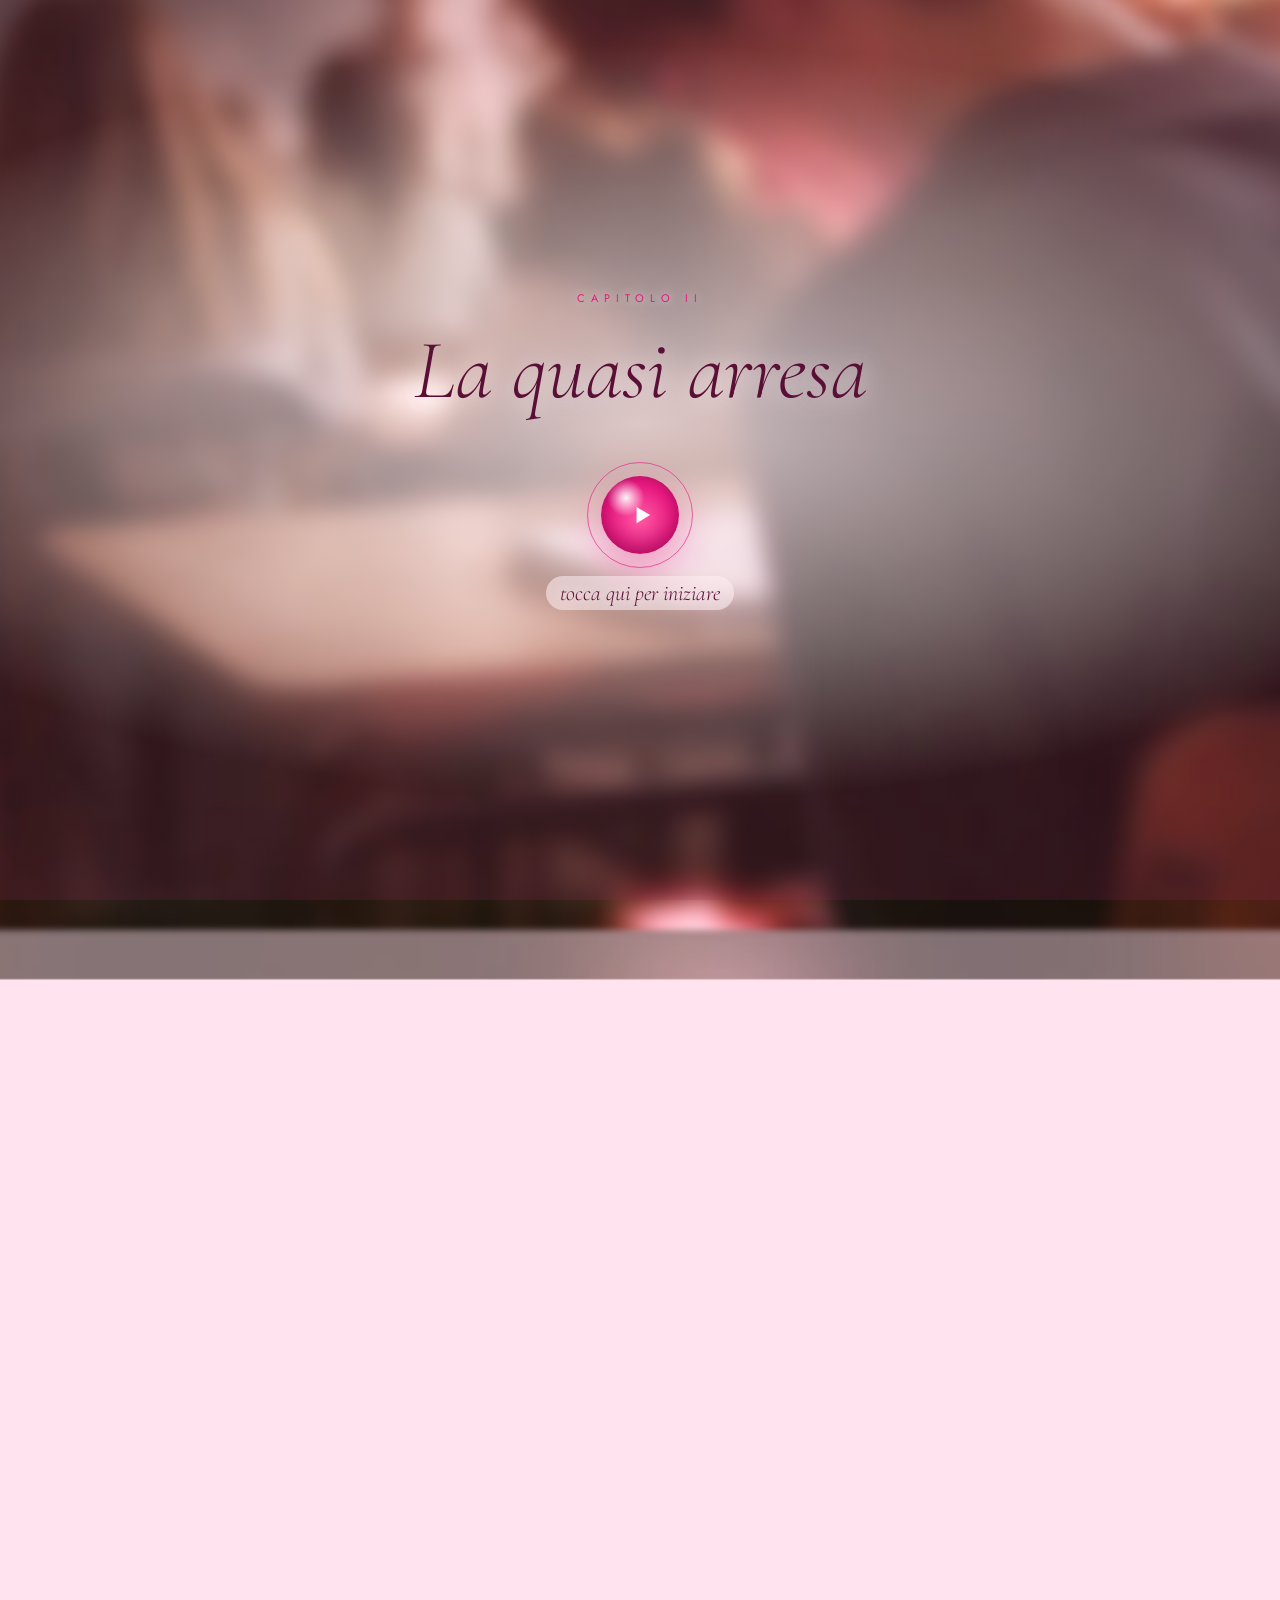
<file: capitolo-2.html>
<!doctype html>
<html lang="it">
<head>
<meta charset="utf-8">
<meta name="robots" content="noindex, nofollow">
<meta name="viewport" content="width=device-width, initial-scale=1, viewport-fit=cover">
<meta name="theme-color" content="#ffd3e4">
<link rel="apple-touch-icon" href="apple-touch-icon.png">
<link rel="icon" href="favicon.png">
<title>II · La quasi arresa</title>
<link rel="preconnect" href="https://fonts.googleapis.com">
<link rel="preconnect" href="https://fonts.gstatic.com" crossorigin>
<link href="https://fonts.googleapis.com/css2?family=Cormorant+Garamond:ital,wght@0,300;0,400;0,500;0,600;1,300;1,400;1,500&family=Pinyon+Script&family=Jost:wght@300;400;500&display=swap" rel="stylesheet">
<link rel="stylesheet" href="capitolo.css?v=21">
</head>
<body class="locked">

<div class="bg"></div>
<div class="bg-photo" data-src="foto/c2-sfondo.jpg"></div>
<div class="bg-tint"></div>
<canvas id="petals"></canvas>
<a class="indice-fab" href="index.html#capitoli" aria-label="Indice"><svg viewBox="0 0 24 24"><path d="M5 7h14M5 12h14M5 17h9"/></svg>indice</a>

<!-- canzone del capitolo -->
<audio id="song" src="musica/capitolo-2.mp3?v=6" loop preload="auto" playsinline></audio>
<button class="music" id="music" aria-label="Musica"><span class="bars"><i></i><i></i><i></i></span></button>

<!-- ============ SCHERMATA TITOLO ============ -->
<div class="cover con-img" id="cover" style="--img:url(foto/c2-1.jpg)">
  <div class="cv-num">capitolo II</div>
  <div class="cv-title">La quasi arresa</div>
  <button class="tap" id="tap" aria-label="Tocca qui per iniziare">
    <span class="circle"><svg viewBox="0 0 24 24"><path d="M7 4.5v15l12.5-7.5z"/></svg></span>
    <span class="label">tocca qui per iniziare</span>
  </button>
</div>

<!-- ============ CAPITOLO ============ -->
<main>
  <header class="ch-head reveal">
    <div class="n">capitolo II</div>
    <h1>La quasi arresa</h1>
    <div class="orn"></div>
  </header>

  <p class="txt reveal">Dopo quella prima conversazione, chiusa così, di colpo, non riuscivo a toglierti dalla testa. Ci pensavo a scuola, ci pensavo a casa, ci pensavo la sera prima di dormire. E alla fine ho deciso di riscriverti.</p>

  <figure class="screen reveal"><div class="sc"><img src="foto/screen/s2-cezanne.jpg" alt="" loading="lazy" decoding="async"></div><figcaption>Questa l'avevo salvata perché avevamo avuto una conversazione lunga. Finalmente. Ero felicissimo.</figcaption></figure>

  <p class="txt reveal">Ma tutti, proprio tutti, mi dicevano la stessa cosa: <em>lascia stare</em>. Non è una che vuole qualcosa. Non ci perdere tempo. Me lo dicevano in tanti, e io facevo finta di ascoltarli.</p>

  <p class="txt reveal">Quello che non sapevo è che Bortolo te l'aveva anche chiesto. Direttamente.</p>

  <div class="chat reveal">
    <div class="who">quello che ho saputo solo dopo<b>Bortolo e <span class="nikol">Nikol</span></b></div>
    <div class="msg-n">Bortolo</div>
    <div class="msg lei">ma ti potrebbe interessare Francesco?</div>
    <div class="msg-n r">Nikol</div>
    <div class="msg lei verde" style="margin-left:auto">no</div>
    <div class="note">per fortuna me l'ha detto tanto, tanto tempo dopo</div>
  </div>

  <p class="txt reveal">Per fortuna me l'ha detto tanto, tanto tempo dopo. Se l'avessi saputo allora, forse avrei lasciato stare davvero, come mi dicevano tutti. E tutto quello che viene dopo, tutto quello che stai per leggere, non sarebbe mai esistito.</p>

  <figure class="screen dx reveal"><div class="sc"><img src="foto/screen/s3-messaggio-lungo.jpg" alt="" loading="lazy" decoding="async"></div><figcaption>Il tuo primo messaggio lungo. Ero felicissimo. Ed è qui che aspettavo il progetto.</figcaption></figure>

  <p class="txt reveal">Mi ricordo che ti avevo chiesto di farmi vedere un progetto. Ero al campetto, col telefono in mano, ad aspettare una risposta.</p>

  <p class="txt reveal">E tu mi avevi risposto ancora una volta di fretta. Due parole e via. E io lì, al campetto, a guardare lo schermo.</p>

  <figure class="screen reveal"><div class="sc"><img src="foto/screen/s4-progetto.jpg" alt="" loading="lazy" decoding="async"></div><figcaption>«Un giorno ne vedrò uno, spero.» «Chissà.» Il progetto che aspettavo: qui c'è tutto.</figcaption></figure>

  <div class="big reveal">Ok, basta.<small>e quella volta era basta davvero</small></div>

  <figure class="screen dx reveal"><div class="sc"><img src="foto/screen/s5-finita.jpg" alt="" loading="lazy" decoding="async"></div><figcaption>Avevo persino scritto «È finita, chiudiamo». Vedevo che mi rispondevi male, fredda.</figcaption></figure>

  <p class="txt reveal">Non come le altre volte, che lo dicevo e poi ci ricascavo dopo cinque minuti. Quella volta l'avevo deciso sul serio. Mi ero detto: ci hai provato, è andata così, va bene così. Basta.</p>

  <figure class="pola dx reveal"><div class="ph"><img src="foto/c2-p.jpg" alt="" loading="lazy" decoding="async"></div><figcaption>il campetto</figcaption></figure>

  <p class="txt reveal">Finché un giorno ero in classe. Una lezione qualunque, una mattina qualunque. E mi arriva un messaggio.</p>

  <p class="txt reveal">Eri tu.</p>

  <div class="chat reveal">
    <div class="who">chat<b class="nikol">Nikol</b></div>
    <div class="msg lei verde">ehi, sapevo che volevi vedere il progetto</div>
    <div class="msg lei verde">eccolo qui</div>
    <div class="typing" style="margin-left:auto"><i></i><i></i><i></i></div>
  </div>

  <p class="txt reveal">Io il telefono in classe non lo usavo quasi mai. Quasi mai. Ma quella volta ho risposto. Ho risposto subito, senza pensarci nemmeno un secondo, col telefono sotto il banco.</p>

  <figure class="foto reveal">
    <img src="foto/c2-1.jpg" alt="" loading="lazy" decoding="async">
    <figcaption>in classe, col telefono sotto il banco</figcaption>
  </figure>

  <div class="big reveal">Felicissimo.<small>ero proprio felicissimo</small></div>

  <p class="txt reveal">Mi ricordo, ero felicissimo. Ma proprio felicissimo. Ti eri ricordata del progetto. Ti eri ricordata di me. Proprio quando io avevo deciso di lasciar perdere, eri tu a tornare.</p>

  <p class="txt reveal">E lì ho detto: ok. Proviamo.</p>

  <p class="txt reveal">Da lì è stato un continuo scriversi. Un continuo scriversi, per tutta l'estate. La mattina, la sera, a qualsiasi ora. Non finiva mai. E io non volevo che finisse.</p>

  <div class="flusso reveal">
    <i style="width:46%"></i><i style="width:62%"></i><i style="width:38%"></i><i style="width:55%"></i>
    <i style="width:70%"></i><i style="width:34%"></i><i style="width:50%"></i><i style="width:64%"></i>
    <i style="width:42%"></i><i style="width:58%"></i><i style="width:36%"></i><i style="width:66%"></i>
  </div>

  <figure class="screen reveal"><div class="sc"><img src="foto/screen/s6-aria-diversa.jpg" alt="" loading="lazy" decoding="async"></div><figcaption>Questa l'ho salvata perché mi avevi risposto con un'aria diversa. Ero felicissimo.</figcaption></figure>

  <figure class="screen dx reveal"><div class="sc"><img src="foto/screen/s7-centro.jpg" alt="" loading="lazy" decoding="async"></div><figcaption>Al settimo cielo. Mi avevi detto di venire in centro, anche se scherzavi. E io ho pensato: ecco, ho trovato la scusa per chiederti di uscire.</figcaption></figure>

  <p class="txt reveal">Finché arrivò quel primo appuntamento.</p>

  <div class="quote reveal">Quel primo<br>appuntamento.</div>

  <!-- canzone -->
  <section class="canzone paused reveal">
    <button class="pp" aria-label="Play / pausa">
      <svg class="i-play" viewBox="0 0 24 24"><path d="M7 4.5v15l12.5-7.5z"/></svg>
      <svg class="i-pause" viewBox="0 0 24 24"><path d="M6 4h4v16H6zM14 4h4v16h-4z"/></svg>
    </button>
    <div style="flex:1;min-width:0">
      <div class="k">la canzone di questo capitolo</div>
      <div class="t">Stand By Me</div>
      <div class="a">Ben E. King</div>
      <div class="prog"><i></i></div>
    </div>
  </section>

  <nav class="nav reveal">
    <a href="capitolo-1.html">← I</a>
    <a href="index.html#capitoli">indice</a>
    <a class="next" href="capitolo-3.html">III →</a>
  </nav>
</main>

<script src="capitolo.js?v=24"></script>
</body>
</html>
</file>
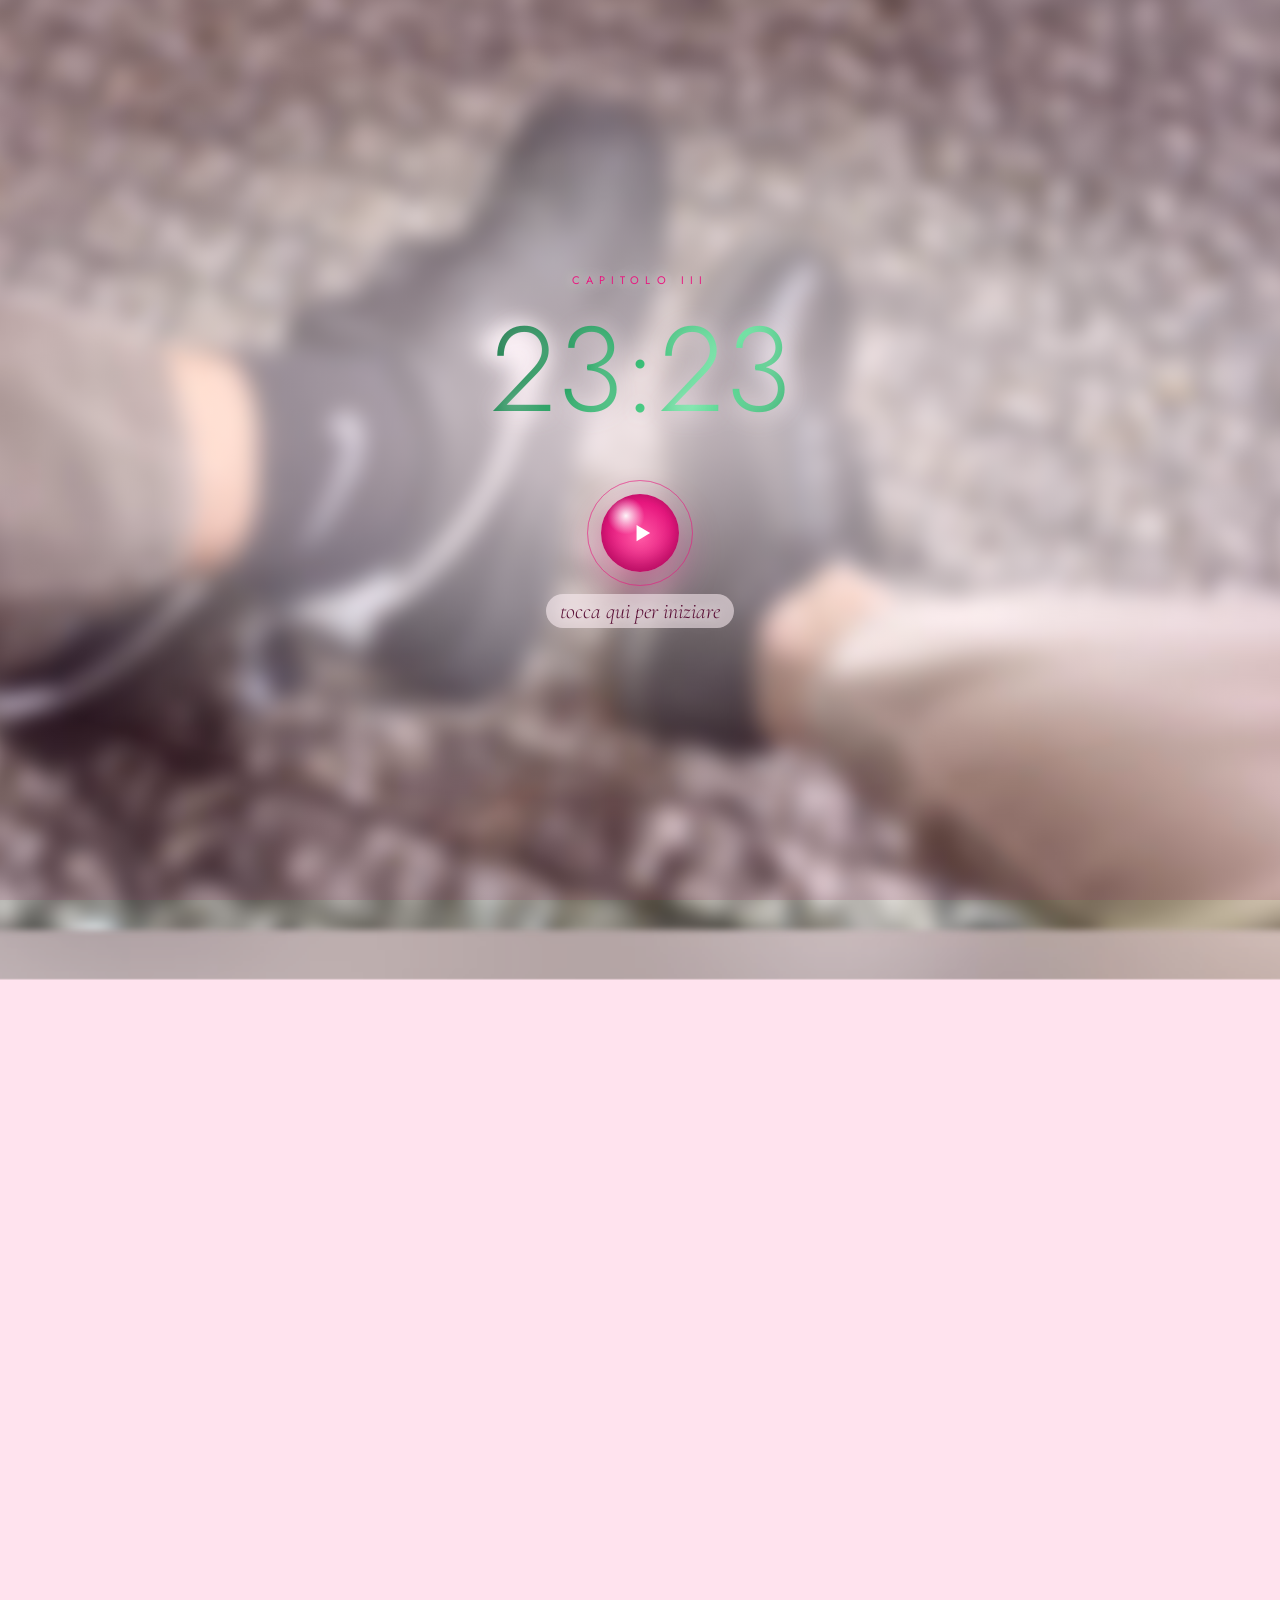
<file: capitolo-3.html>
<!doctype html>
<html lang="it">
<head>
<meta charset="utf-8">
<meta name="robots" content="noindex, nofollow">
<meta name="viewport" content="width=device-width, initial-scale=1, viewport-fit=cover">
<meta name="theme-color" content="#ffd3e4">
<link rel="apple-touch-icon" href="apple-touch-icon.png">
<link rel="icon" href="favicon.png">
<title>III · 23:23</title>
<link rel="preconnect" href="https://fonts.googleapis.com">
<link rel="preconnect" href="https://fonts.gstatic.com" crossorigin>
<link href="https://fonts.googleapis.com/css2?family=Cormorant+Garamond:ital,wght@0,300;0,400;0,500;0,600;1,300;1,400;1,500&family=Pinyon+Script&family=Jost:wght@300;400;500&display=swap" rel="stylesheet">
<link rel="stylesheet" href="capitolo.css?v=21">
</head>
<body class="locked">

<div class="bg"></div>
<div class="bg-photo" data-src="foto/c3-sfondo.jpg"></div>
<div class="bg-tint"></div>
<canvas id="petals"></canvas>
<a class="indice-fab" href="index.html#capitoli" aria-label="Indice"><svg viewBox="0 0 24 24"><path d="M5 7h14M5 12h14M5 17h9"/></svg>indice</a>

<!-- canzone del capitolo -->
<audio id="song" src="musica/capitolo-3.mp3?v=6" loop preload="auto" playsinline></audio>
<button class="music" id="music" aria-label="Musica"><span class="bars"><i></i><i></i><i></i></span></button>

<!-- ============ SCHERMATA TITOLO ============ -->
<div class="cover con-img" id="cover" style="--img:url(foto/c3-1.jpg)">
  <div class="cv-num">capitolo III</div>
  <div class="cv-title clock">23<span class="colon">:</span>23</div>
  <button class="tap" id="tap" aria-label="Tocca qui per iniziare">
    <span class="circle"><svg viewBox="0 0 24 24"><path d="M7 4.5v15l12.5-7.5z"/></svg></span>
    <span class="label">tocca qui per iniziare</span>
  </button>
</div>

<!-- ============ CAPITOLO ============ -->
<main>
  <header class="ch-head reveal">
    <div class="n">capitolo III</div>
    <h1 class="clock">23:23</h1>
    <div class="orn"></div>
  </header>

  <p class="txt reveal">La nostra prima uscita. Per dire così, per dire così. Non so nemmeno se tu la chiameresti così.</p>

  <p class="txt reveal">Ma per me lì è iniziato tutto. È iniziato il tutto. Anche se tu, in realtà, c'eri già da prima: c'eri da quel ciao alle biciclette.</p>

  <figure class="foto reveal">
    <img src="foto/c3-1.jpg" alt="" loading="lazy" decoding="async">
    <figcaption>So che questa foto è di Praga. Però ha un bel significato: mi ricorda un'altra foto, quella della nostra prima uscita.</figcaption>
  </figure>

  <p class="txt reveal">Mi ricordo che ogni tuo messaggio, già da lì, ha avuto un po' la sua storia. Ogni tuo messaggio aveva una sua regola di vita. Li leggevo, e li rileggevo. Cercavo di capire cosa volevi dirmi, anche quando forse non volevi dirmi niente.</p>

  <div class="strip reveal">
    <figure class="pola"><div class="ph"><img src="foto/vere/penna-verde.jpg" alt="" loading="lazy" decoding="async"></div></figure>
    <figure class="pola"><div class="ph"><img src="foto/vere/matita.jpg" alt="" loading="lazy" decoding="async"></div></figure>
    <figure class="pola"><div class="ph"><img src="foto/vere/pollice.jpg" alt="" loading="lazy" decoding="async"></div></figure>
  </div>
  <p class="strip-hint reveal">i tuoi messaggi · scorri →</p>

  <div class="big reveal">E io aspettavo<br>sempre te.</div>

  <p class="txt reveal">Ti scrivevo ogni giorno. Ogni giorno. E a un certo punto ti avevo raccontato questa cosa delle 23:23. Una cosa piccola, mia.</p>

  <p class="txt reveal">Poi una sera, la notte prima degli esami, me l'hai scritta tu. Per la prima volta. Proprio quella sera, quando avresti dovuto pensare a tutto tranne che a me.</p>

  <div class="chat reveal">
    <div class="who">chat<b class="nikol">Nikol</b></div>
    <div class="msg lei verde" style="font-family:Jost;font-variant-numeric:tabular-nums;font-size:22px;letter-spacing:.04em">23:23</div>
    <div class="note">notte prima degli esami · 23:23</div>
  </div>

  <p class="txt reveal">Felicissimo. Ho detto: ok, forse c'è una speranza. Forse non è tutto nella mia testa.</p>

  <div class="big reveal">Ero completamente<br>perso.</div>

  <p class="txt reveal">Però da lì è iniziata anche un po' la ricaduta. Nessuna uscita è più stata così. Nessuna come quella prima.</p>

  <div class="big reveal">Tranne una.</div>

  <div class="sub reveal">monte berico</div>

  <p class="txt reveal">L'uscita a Monte Berico. Quella non me la scorderò mai.</p>

  <p class="txt reveal">Le scalette. Il video. Tutto. Me la ricordo passo per passo, scalino per scalino.</p>

  <figure class="pola reveal"><div class="ph"><img src="foto/c3-p.jpg" alt="" loading="lazy" decoding="async"></div><figcaption>le scalette</figcaption></figure>

  <p class="txt reveal">Anche se, praticamente, è stata l'ultima uscita. Ma bella. Bellissima.</p>

  <div class="quote reveal">Non me la scorderò mai.</div>

  <p class="txt reveal">Per il resto, ci vedevamo, ci scrivevamo, ma qualcosa non tornava più uguale.</p>

  <p class="txt reveal">Io ero molto preso. Tu, magari, in realtà non volevi niente di più. E forse, in fondo, lo sapevo anche. Ma io continuavo a sperarci. A sperarci, e a sperarci ancora.</p>

  <p class="txt reveal">Arrivati a settembre, mi ricordo, ero gelosissimo. Geloso di questo Francesco…</p>

  <div class="big reveal">che non ero io.</div>

  <p class="txt reveal">Finché non è arrivato quel fatidico settembre, poco prima del mio compleanno.</p>

  <p class="txt reveal">Quella sera ho provato a dirti che mi piacevi. Ci ho provato davvero, avevo le parole lì, pronte. Ma non ce l'ho fatta. Non mi sono uscite.</p>

  <p class="txt reveal">Però forse avevi capito.</p>

  <div class="quote reveal">E ci siamo allontanati. Per sempre.<br><small style="font-size:.7em;color:var(--ink2)">o almeno, così pensavo</small></div>

  <!-- canzone -->
  <section class="canzone paused reveal">
    <button class="pp" aria-label="Play / pausa">
      <svg class="i-play" viewBox="0 0 24 24"><path d="M7 4.5v15l12.5-7.5z"/></svg>
      <svg class="i-pause" viewBox="0 0 24 24"><path d="M6 4h4v16H6zM14 4h4v16h-4z"/></svg>
    </button>
    <div style="flex:1;min-width:0">
      <div class="k">la canzone di questo capitolo</div>
      <div class="t">Upside Down</div>
      <div class="a">Jack Johnson</div>
      <div class="prog"><i></i></div>
    </div>
  </section>

  <nav class="nav reveal">
    <a href="capitolo-2.html">← II</a>
    <a href="index.html#capitoli">indice</a>
    <a class="next" href="capitolo-4.html">IV →</a>
  </nav>
</main>

<script src="capitolo.js?v=24"></script>
</body>
</html>
</file>
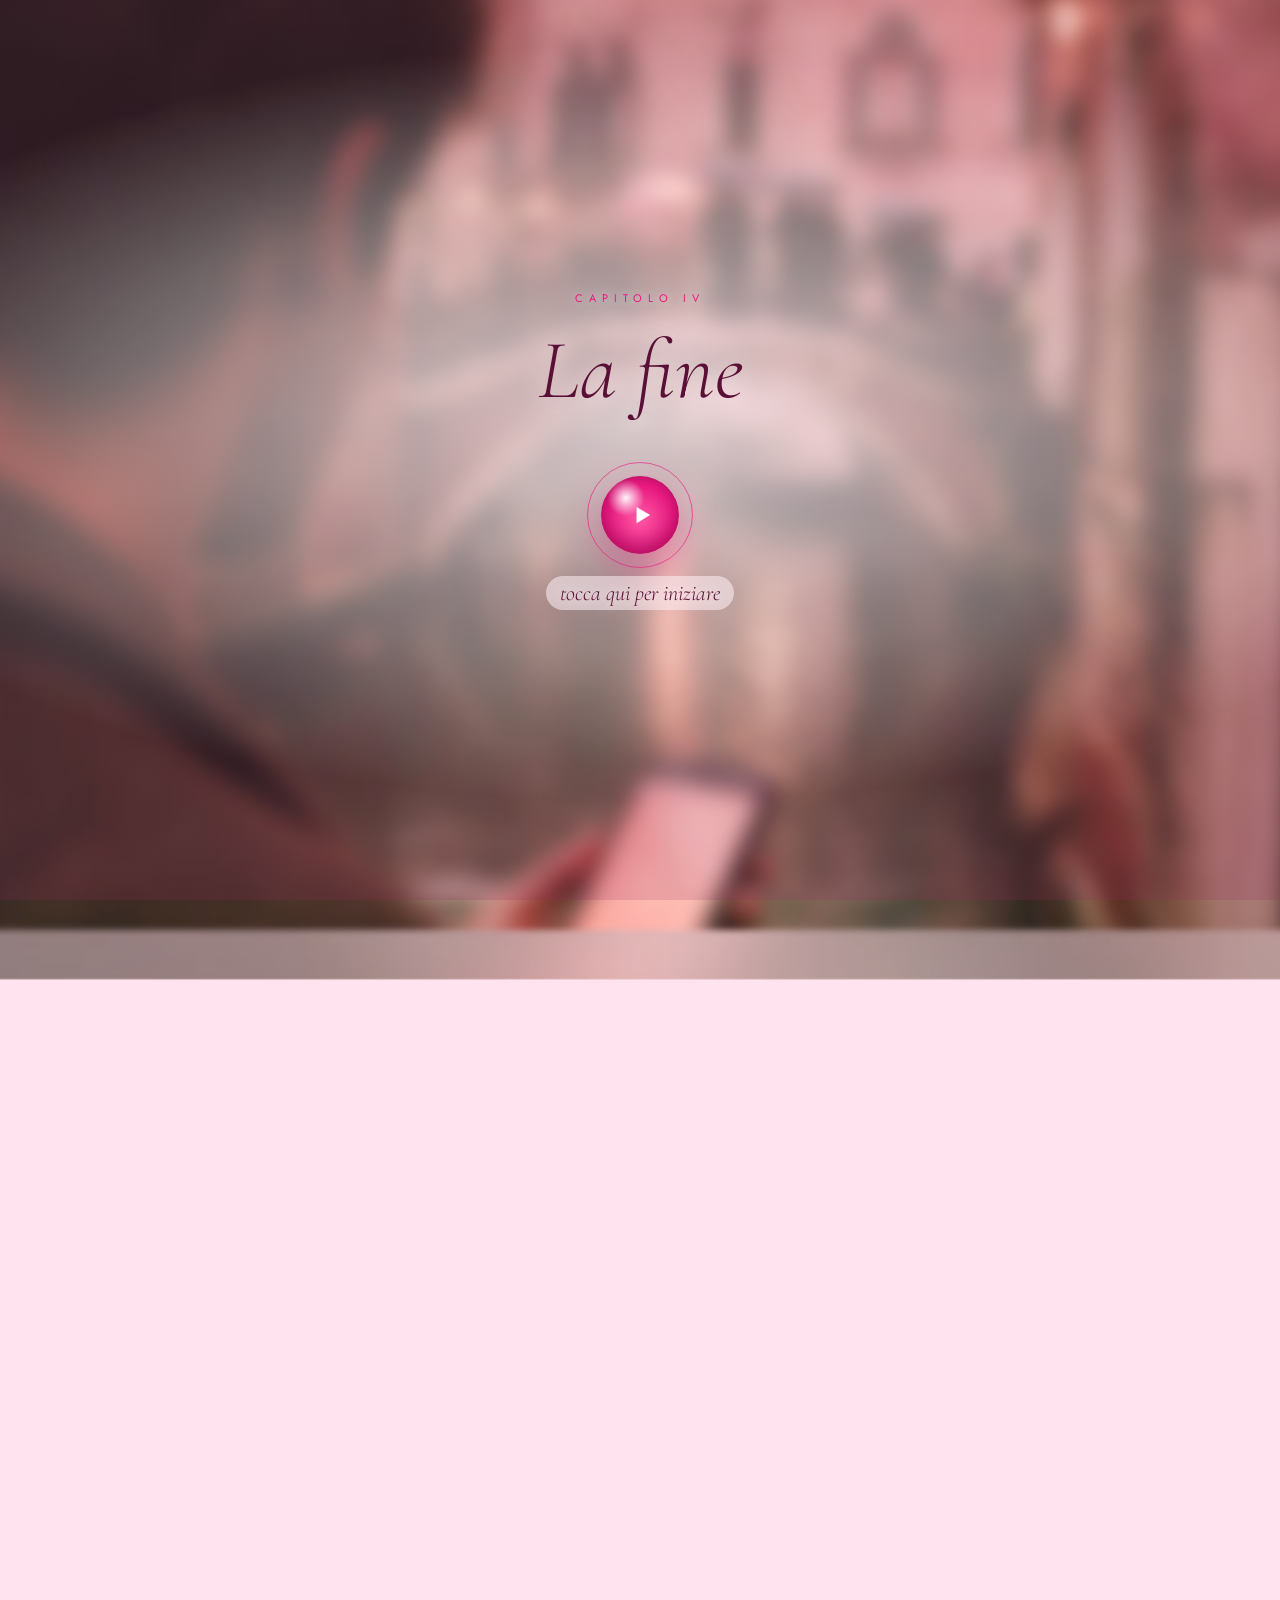
<file: capitolo-4.html>
<!doctype html>
<html lang="it">
<head>
<meta charset="utf-8">
<meta name="robots" content="noindex, nofollow">
<meta name="viewport" content="width=device-width, initial-scale=1, viewport-fit=cover">
<meta name="theme-color" content="#ffd3e4">
<link rel="apple-touch-icon" href="apple-touch-icon.png">
<link rel="icon" href="favicon.png">
<title>IV · La fine</title>
<link rel="preconnect" href="https://fonts.googleapis.com">
<link rel="preconnect" href="https://fonts.gstatic.com" crossorigin>
<link href="https://fonts.googleapis.com/css2?family=Cormorant+Garamond:ital,wght@0,300;0,400;0,500;0,600;1,300;1,400;1,500&family=Pinyon+Script&family=Jost:wght@300;400;500&display=swap" rel="stylesheet">
<link rel="stylesheet" href="capitolo.css?v=21">
</head>
<body class="locked">

<div class="bg"></div>
<div class="bg-photo" data-src="foto/c4-sfondo.jpg"></div>
<div class="bg-tint"></div>
<canvas id="petals"></canvas>
<a class="indice-fab" href="index.html#capitoli" aria-label="Indice"><svg viewBox="0 0 24 24"><path d="M5 7h14M5 12h14M5 17h9"/></svg>indice</a>

<!-- canzone del capitolo -->
<audio id="song" src="musica/capitolo-4.mp3?v=6" loop preload="auto" playsinline></audio>
<button class="music" id="music" aria-label="Musica"><span class="bars"><i></i><i></i><i></i></span></button>

<!-- ============ SCHERMATA TITOLO ============ -->
<div class="cover con-img" id="cover" style="--img:url(foto/c4-1.jpg)">
  <div class="cv-num">capitolo IV</div>
  <div class="cv-title">La fine</div>
  <button class="tap" id="tap" aria-label="Tocca qui per iniziare">
    <span class="circle"><svg viewBox="0 0 24 24"><path d="M7 4.5v15l12.5-7.5z"/></svg></span>
    <span class="label">tocca qui per iniziare</span>
  </button>
</div>

<!-- ============ CAPITOLO ============ -->
<main>
  <header class="ch-head reveal">
    <div class="n">capitolo IV</div>
    <h1>La fine</h1>
    <div class="orn"></div>
  </header>

  <p class="txt reveal">Dopo quel settembre, più niente. Ci eravamo allontanati, e io ero convinto che fosse finita lì. Ci avevo creduto, ci avevo sperato, e non era andata. Succede. Me l'ero messa via così.</p>

  <div class="big reveal">La fine.<small>o almeno, così pensavo</small></div>

  <p class="txt reveal">Sono passati dei mesi. E poi un giorno di marzo ero a Venezia. Avevo messo una storia, una come tante. Non pensavo nemmeno che l'avresti vista.</p>

  <p class="txt reveal">E invece mi arriva un tuo messaggio. Anzi, prima ancora del messaggio, una reazione.</p>

  <div class="chat reveal">
    <div class="who">chat<b class="nikol">Nikol</b></div>
    <div class="data">26 marzo 2023</div>
    <div class="storia">ha aggiunto una reazione alla tua storia</div>
    <div class="emo">🔥</div>
    <div class="msg me">te la conosci bene ahah</div>
    <div class="msg lei verde">beh, Santa Marta e basta ahah</div>
    <div class="msg me">sempre qualcosa ahah</div>
    <div class="msg me has-rx">io stavo già per perdere la giacca<span class="rx">❤️</span></div>
    <div class="msg lei verde">vero, sempre qualcosa</div>
    <div class="msg me">bello però, speriamo non piova</div>
    <div class="msg lei verde">una cosa insopportabile è la gente con l'ombrello a Venezia</div>
    <div class="msg lei verde">o ti viene addosso o ti viene addosso</div>
  </div>

  <p class="txt reveal">E io lì, col telefono in mano, in mezzo a Venezia, a rileggere quella chat:</p>

  <p class="eco reveal">ma Nikol… che mi scrive?<br>che strano.</p>

  <figure class="foto reveal">
    <img src="foto/c4-1.jpg" alt="" loading="lazy" decoding="async">
    <figcaption>Venezia, 26 marzo</figcaption>
  </figure>

  <p class="txt reveal">Ci ho messo un po' a crederci. Ma da lì è ricominciato tutto. Tutto, tutto, tutto.</p>

  <p class="txt reveal">Abbiamo ricominciato a scriverci. E mi ricorderò per sempre quella sera in cui mi hai mandato un libro.</p>

  <div class="libro reveal">
    <div class="cop">🧀</div>
    <div>
      <div class="k">il libro</div>
      <div class="t">quello sul formaggio<br>e sui topi</div>
      <div class="a">il titolo, giuro, non me lo ricordo più</div>
    </div>
  </div>

  <figure class="pola dx reveal"><div class="ph"><img src="foto/c4-p.jpg" alt="" loading="lazy" decoding="async"></div><figcaption>quella sera</figcaption></figure>

  <p class="txt reveal">Come si chiamasse, adesso, non me lo ricordo nemmeno. Ma mi ricordo che per fortuna era corto, perché a me leggere i libri non piace. Proprio non mi piace. Eppure l'ho letto subito, quella sera stessa. Tutto. Il formaggio, i topi, tutto. Perché me l'avevi mandato tu.</p>

  <p class="txt reveal">E lì ho notato che era cambiato tutto. Non era una cosa che si vedeva subito: era nei dettagli. Nel modo in cui mi scrivevi.</p>

  <figure class="pola reveal"><div class="ph"><img src="foto/vere/rosso.jpg" alt="" loading="lazy" decoding="async"></div></figure>

  <p class="txt reveal">Tu non avevi mai avuto questa cosa dello scrivermi. Anzi. A settembre mi avevi detto una cosa che mi era rimasta addosso:</p>

  <div class="quote reveal">“non bisogna per forza sentirsi tutti i giorni, in amicizia”</div>

  <p class="txt reveal">E io ero tristissimo. Perché a me, dell'amicizia, cosa me ne importava? Io non volevo essere tuo amico.</p>

  <p class="txt reveal">E invece adesso eri tu a scrivermi. Ogni giorno. Tu, proprio tu, quella del <em>non bisogna sentirsi tutti i giorni</em>.</p>

  <div class="big reveal">Qualcosa<br>è cambiato.</div>

  <figure class="pola dx reveal"><div class="ph"><video src="foto/vere/video-stanza.mp4" muted autoplay loop playsinline preload="metadata"></video></div></figure>

  <p class="txt reveal">Finché non è arrivata quella famosa uscita. Poco prima del 29 aprile.</p>

  <div class="quote reveal">E da lì<br>cambiò tutto.</div>

  <!-- canzone -->
  <section class="canzone paused reveal">
    <button class="pp" aria-label="Play / pausa">
      <svg class="i-play" viewBox="0 0 24 24"><path d="M7 4.5v15l12.5-7.5z"/></svg>
      <svg class="i-pause" viewBox="0 0 24 24"><path d="M6 4h4v16H6zM14 4h4v16h-4z"/></svg>
    </button>
    <div style="flex:1;min-width:0">
      <div class="k">la canzone di questo capitolo</div>
      <div class="t">Hai delle isole negli occhi</div>
      <div class="a">Tiziano Ferro</div>
      <div class="prog"><i></i></div>
    </div>
  </section>

  <nav class="nav reveal">
    <a href="capitolo-3.html">← III</a>
    <a href="index.html#capitoli">indice</a>
    <a class="next" href="capitolo-5.html">V →</a>
  </nav>
</main>

<script src="capitolo.js?v=24"></script>
</body>
</html>
</file>
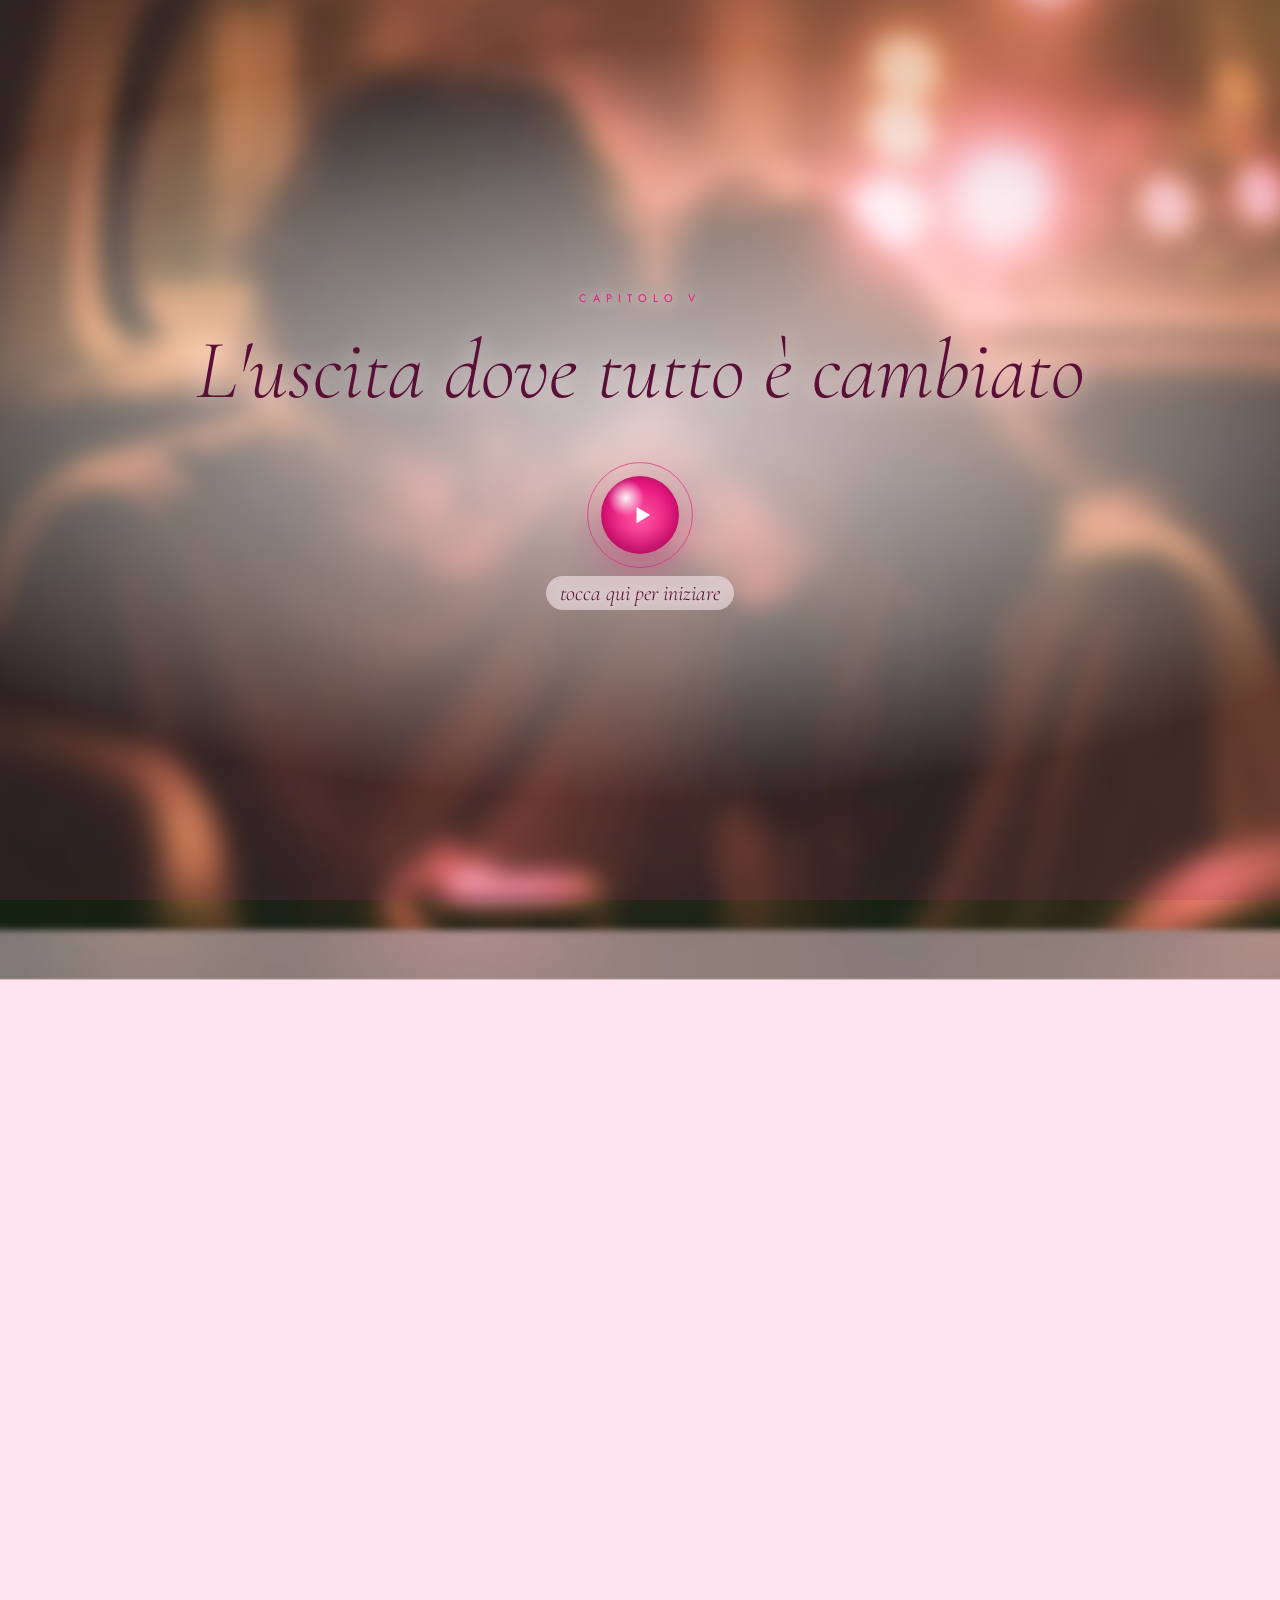
<file: capitolo-5.html>
<!doctype html>
<html lang="it">
<head>
<meta charset="utf-8">
<meta name="robots" content="noindex, nofollow">
<meta name="viewport" content="width=device-width, initial-scale=1, viewport-fit=cover">
<meta name="theme-color" content="#ffd3e4">
<link rel="apple-touch-icon" href="apple-touch-icon.png">
<link rel="icon" href="favicon.png">
<title>V · L'uscita dove tutto è cambiato</title>
<link rel="preconnect" href="https://fonts.googleapis.com">
<link rel="preconnect" href="https://fonts.gstatic.com" crossorigin>
<link href="https://fonts.googleapis.com/css2?family=Cormorant+Garamond:ital,wght@0,300;0,400;0,500;0,600;1,300;1,400;1,500&family=Pinyon+Script&family=Jost:wght@300;400;500&display=swap" rel="stylesheet">
<link rel="stylesheet" href="capitolo.css?v=21">
</head>
<body class="locked">

<div class="bg"></div>
<div class="bg-photo" data-src="foto/c5-sfondo.jpg"></div>
<div class="bg-tint"></div>
<canvas id="petals"></canvas>
<a class="indice-fab" href="index.html#capitoli" aria-label="Indice"><svg viewBox="0 0 24 24"><path d="M5 7h14M5 12h14M5 17h9"/></svg>indice</a>

<!-- canzone del capitolo -->
<audio id="song" src="musica/capitolo-5.mp3?v=6" loop preload="auto" playsinline></audio>
<button class="music" id="music" aria-label="Musica"><span class="bars"><i></i><i></i><i></i></span></button>

<!-- ============ SCHERMATA TITOLO ============ -->
<div class="cover con-img" id="cover" style="--img:url(foto/c5-1.jpg)">
  <div class="cv-num">capitolo V</div>
  <div class="cv-title">L'uscita dove tutto è cambiato</div>
  <button class="tap" id="tap" aria-label="Tocca qui per iniziare">
    <span class="circle"><svg viewBox="0 0 24 24"><path d="M7 4.5v15l12.5-7.5z"/></svg></span>
    <span class="label">tocca qui per iniziare</span>
  </button>
</div>

<!-- ============ CAPITOLO ============ -->
<main>
  <header class="ch-head reveal">
    <div class="n">capitolo V</div>
    <h1>L'uscita dove tutto è cambiato</h1>
    <div class="orn"></div>
  </header>

  <p class="txt reveal">Questa è l'uscita in cui ho iniziato a crederci. A crederci davvero, non solo a sperarci.</p>

  <p class="txt reveal">Ma prima ce ne sono state altre. Uscite piccole, normali, che per me normali non erano per niente. E dopo una di quelle ti avevo mandato quel famosissimo proverbio cinese.</p>

  <div class="chat reveal">
    <div class="who">chat<b class="nikol">Nikol</b></div>
    <div class="msg me" style="font-size:26px;letter-spacing:.12em;padding:12px 18px">一日三秋</div>
    <div class="note" style="text-align:right;margin-top:6px">un giorno lontano da te dura come tre autunni</div>
    <div class="gap"></div>
    <div class="msg lei verde" style="font-size:26px;padding:6px 12px">❤️</div>
  </div>

  <p class="txt reveal">一日三秋. Un giorno lontano da te dura come tre autunni. E tu mi hai risposto col cuore.</p>

  <p class="txt reveal">Lì, lo ammetto, era cambiato un po' tutto. Un po' il tutto.</p>

  <div class="big reveal">La speranza<br>era fortissima.<small>era veramente forte</small></div>

  <p class="txt reveal">Perché tu non eri mai stata così. Mai, in tutto quel tempo. E io me ne accorgevo, ogni volta.</p>

  <p class="txt reveal">E quando uscivamo, non mi ricordavo niente di quello che mi dicevi. Niente. Tornavo a casa e non avrei saputo ripeterti una frase. Perché stavo lì. Ti guardavo fissa negli occhi, e basta.</p>

  <div class="quote reveal">Non mi ricordo niente<br>di quello che mi dicevi.<br>Mi ricordo i tuoi occhi.</div>

  <figure class="pola dx reveal"><div class="ph"><img src="foto/vere/occhio.jpg" alt="" loading="lazy" decoding="async"></div><figcaption>i tuoi occhi</figcaption></figure>

  <div class="sub reveal">la foto</div>

  <p class="txt reveal">Poi, prima di uscire, mi avevi mandato una foto. Con scritto:</p>

  <div class="chat reveal">
    <div class="who">chat<b class="nikol">Nikol</b></div>
    <div class="msg lei img"><div class="ph"></div></div>
    <div class="msg lei verde">vorrei fossi qui con me a guardarlo</div>
  </div>

  <p class="txt reveal">Quella foto lì… mamma mia. Mi viene ancora il battito a pensarci. Veramente: sono qua che scrivo, e ci penso, e mi batte il cuore come allora.</p>

  <div class="sub reveal">la sera</div>

  <p class="txt reveal">E poi è arrivata lei. La sera dell'uscita dove è cambiato tutto.</p>

  <p class="txt reveal">Ci siamo messi dietro, in macchina, a guardare il filmato del mio spettacolo. Il mio spettacolo di Frozen. Io che ti facevo vedere una cosa mia, e tu lì, vicina.</p>

  <figure class="pola reveal"><div class="ph"><img src="foto/c5-p.jpg" alt="" loading="lazy" decoding="async"></div><figcaption>Frozen</figcaption></figure>

  <figure class="foto reveal">
    <img src="foto/c5-1.jpg" alt="" loading="lazy" decoding="async">
    <figcaption>dietro, in macchina, a guardare Frozen</figcaption>
  </figure>

  <p class="txt reveal">E a un certo punto mi hai dato un bacio sulla guancia.</p>

  <div class="big reveal">Un bacio<br>sulla guancia.</div>

  <p class="txt reveal">Un bacio sulla guancia. Sembra niente. Per me era tutto. E nella testa avevo una cosa sola:</p>

  <p class="eco reveal">devo dirglielo.<br>prima di uscire devo dirglielo.<br>devo dirglielo.</p>

  <p class="txt reveal">Siamo scesi dalla macchina. E lì fuori, finalmente, te l'ho detto.</p>

  <div class="big reveal">Sei bellissima.</div>

  <p class="txt reveal">E tu l'avevi sentito.</p>

  <p class="txt reveal">Sono tornato a casa con quella frase ancora in bocca. E da quella sera, nella testa, avevo un pensiero solo:</p>

  <div class="quote reveal">Ok. Io a quella festa,<br>dove ci sarà anche lei,<br>il 29 aprile,<br>glielo devo dire.</div>

  <!-- canzone -->
  <section class="canzone paused reveal">
    <button class="pp" aria-label="Play / pausa">
      <svg class="i-play" viewBox="0 0 24 24"><path d="M7 4.5v15l12.5-7.5z"/></svg>
      <svg class="i-pause" viewBox="0 0 24 24"><path d="M6 4h4v16H6zM14 4h4v16h-4z"/></svg>
    </button>
    <div style="flex:1;min-width:0">
      <div class="k">la canzone di questo capitolo</div>
      <div class="t">Everything Is Romantic</div>
      <div class="a">Alina Kay · TikTok remix</div>
      <div class="prog"><i></i></div>
    </div>
  </section>

  <nav class="nav reveal">
    <a href="capitolo-4.html">← IV</a>
    <a href="index.html#capitoli">indice</a>
    <a class="next" href="capitolo-6.html">VI →</a>
  </nav>
</main>

<script src="capitolo.js?v=24"></script>
</body>
</html>
</file>
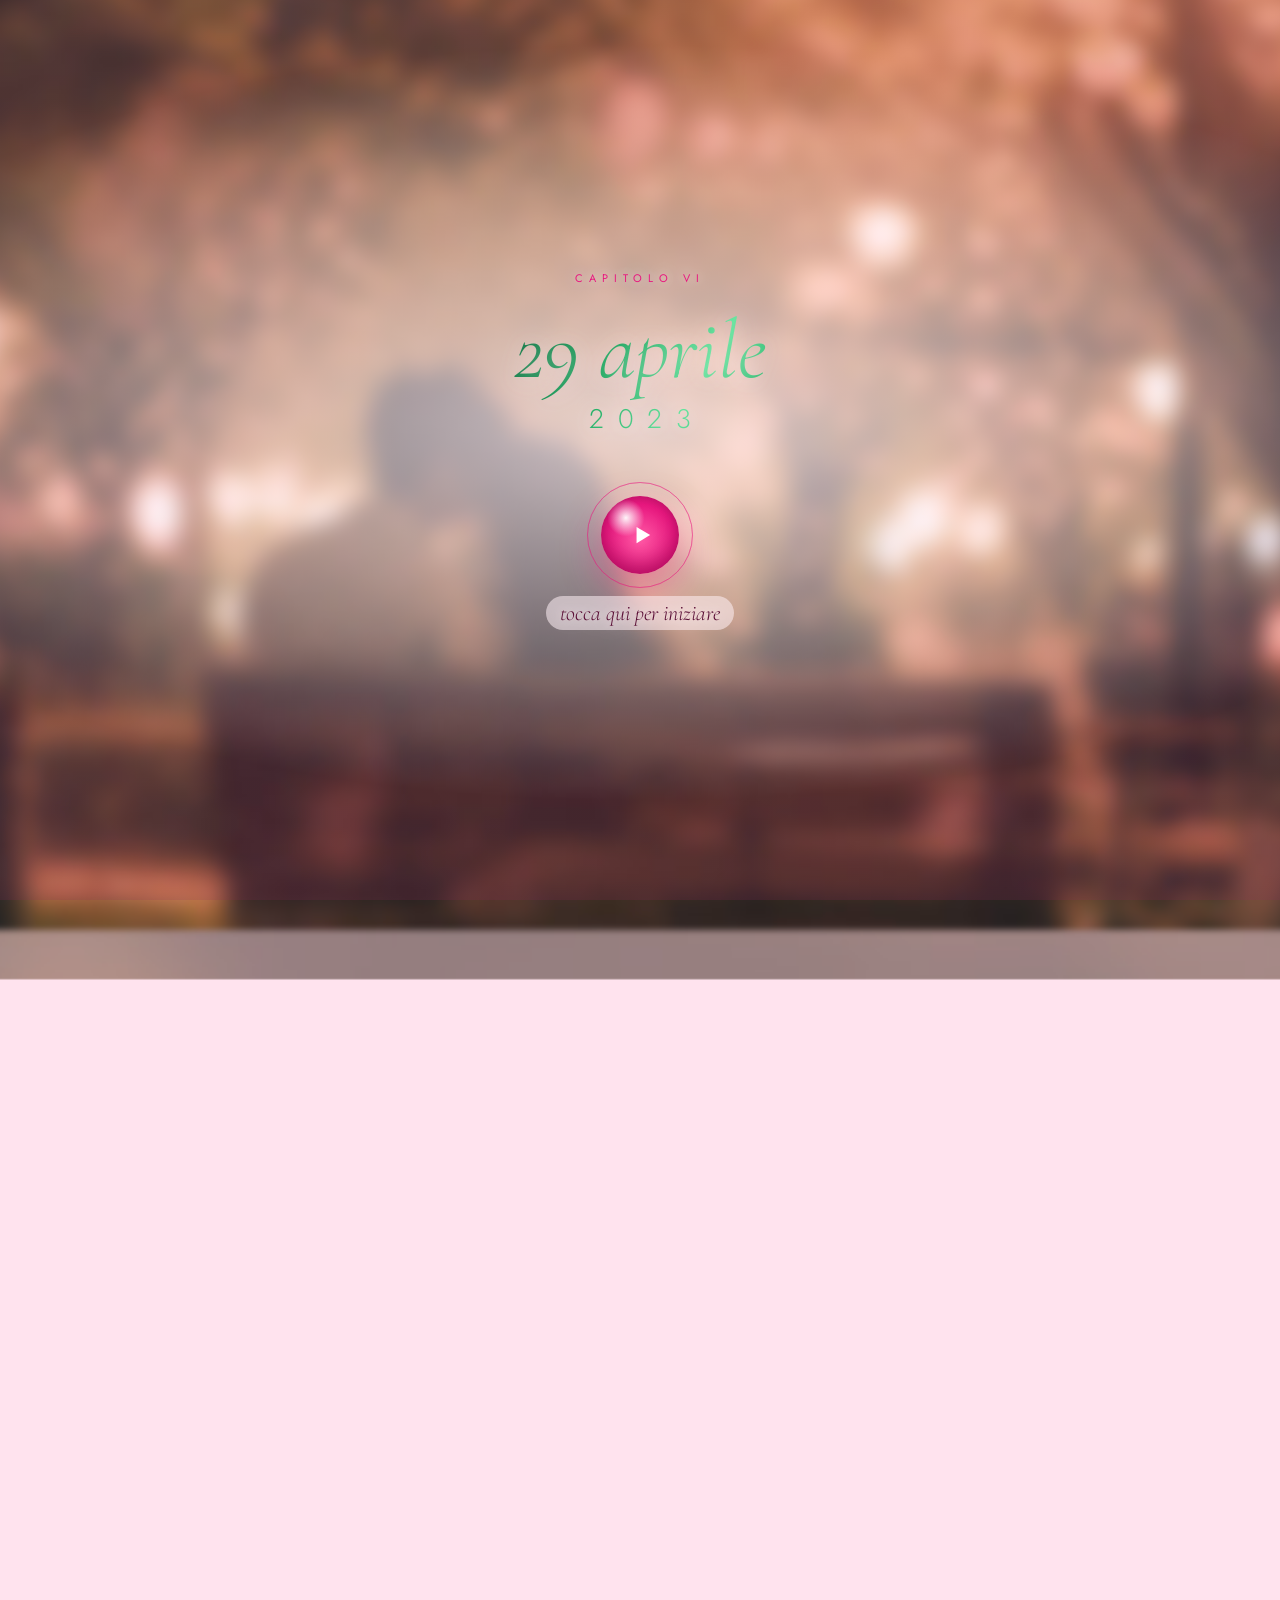
<file: capitolo-6.html>
<!doctype html>
<html lang="it">
<head>
<meta charset="utf-8">
<meta name="robots" content="noindex, nofollow">
<meta name="viewport" content="width=device-width, initial-scale=1, viewport-fit=cover">
<meta name="theme-color" content="#ffd3e4">
<link rel="apple-touch-icon" href="apple-touch-icon.png">
<link rel="icon" href="favicon.png">
<title>VI · 29 aprile</title>
<link rel="preconnect" href="https://fonts.googleapis.com">
<link rel="preconnect" href="https://fonts.gstatic.com" crossorigin>
<link href="https://fonts.googleapis.com/css2?family=Cormorant+Garamond:ital,wght@0,300;0,400;0,500;0,600;1,300;1,400;1,500&family=Pinyon+Script&family=Jost:wght@300;400;500&display=swap" rel="stylesheet">
<link rel="stylesheet" href="capitolo.css?v=21">
</head>
<body class="locked">

<div class="bg"></div>
<div class="bg-photo" data-src="foto/c6-sfondo.jpg"></div>
<div class="bg-tint"></div>
<canvas id="petals"></canvas>
<a class="indice-fab" href="index.html#capitoli" aria-label="Indice"><svg viewBox="0 0 24 24"><path d="M5 7h14M5 12h14M5 17h9"/></svg>indice</a>

<!-- canzone del capitolo -->
<audio id="song" src="musica/capitolo-6.mp3?v=6" loop preload="auto" playsinline></audio>
<button class="music" id="music" aria-label="Musica"><span class="bars"><i></i><i></i><i></i></span></button>

<!-- ============ SCHERMATA TITOLO ============ -->
<div class="cover con-img" id="cover" style="--img:url(foto/c6-1.jpg)">
  <div class="cv-num">capitolo VI</div>
  <div class="cv-title verde">29 aprile<span class="anno">2023</span></div>
  <button class="tap" id="tap" aria-label="Tocca qui per iniziare">
    <span class="circle"><svg viewBox="0 0 24 24"><path d="M7 4.5v15l12.5-7.5z"/></svg></span>
    <span class="label">tocca qui per iniziare</span>
  </button>
</div>

<!-- ============ CAPITOLO ============ -->
<main>
  <header class="ch-head reveal">
    <div class="n">capitolo VI</div>
    <h1 class="verde">29 aprile<span class="anno">2023</span></h1>
    <div class="orn"></div>
  </header>

  <p class="txt reveal">E ora il capitolo più importante.</p>

  <p class="txt reveal">Quella sera non saprei neanche come descriverla. Ci ho provato tante volte, anche adesso, mentre scrivo. Riscrivo le frasi, le cancello, le riscrivo. Non ci riesco. Ma ci provo lo stesso.</p>

  <p class="txt reveal">C'era quella panchina.</p>

  <p class="txt reveal">E su quella panchina, finalmente, ti ho detto che mi piacevi. Quello che a settembre non ero riuscito a dirti. Quello che mi tenevo dentro da quel ciao alle biciclette.</p>

  <p class="txt reveal">E tu all'inizio mi hai risposto:</p>

  <div class="quote reveal">“che bello!”</div>

  <p class="txt reveal">Che bello. E basta. E io lì, a guardarti, senza capire.</p>

  <p class="eco reveal">boh…<br>non mi sta baciando però.<br>cioè… che succede?</p>

  <p class="txt reveal">E poi mi hai dato un bacio.</p>

  <figure class="foto reveal">
    <img src="foto/c6-1.jpg" alt="" loading="lazy" decoding="async">
    <figcaption>quella panchina</figcaption>
  </figure>

  <div class="big reveal">Un bacio.<small>su quella panchina</small></div>

  <p class="txt reveal">E quella sera ti ho detto una frase. La nostra frase.</p>

  <div class="luna reveal">
    <div class="moon"></div>
    <div class="frase">Oggi la luna è bella,<br>vero?</div>
    <div class="jp">月が綺麗ですね</div>
    <div class="sp">in giapponese è un modo per dire ti amo, senza dirlo</div>
  </div>

  <p class="txt reveal">Da lì la mia vita è cambiata completamente. In meglio. In meglio, completamente in meglio. Non è un modo di dire: è cambiato tutto, davvero tutto.</p>

  <p class="txt reveal">Non saprei neanche come descriverlo. È stata l'estate più bella della mia vita. Non ho mai passato un'estate così bella.</p>

  <div class="sub reveal">la mia famiglia</div>

  <p class="txt reveal">Hai conosciuto la mia famiglia. E me li ricordo tutti, uno per uno, ognuno a modo suo.</p>

  <div class="fam reveal">
    <div class="p"><div class="chi">mia sorella</div><div class="cosa">“ma come fai a stare con uno così?”</div><div class="nota">la prima cosa che ti ha detto. e ci aveva ragione</div></div>
    <div class="p"><div class="chi">mia mamma</div><div class="cosa">“ma siete fratelli? sembrate fratelli”</div></div>
    <div class="p"><div class="chi">mia nonna</div><div class="cosa">arrabbiatissima</div><div class="nota">perché la prima volta non le avevo detto che eri la mia ragazza</div></div>
  </div>

  <p class="txt reveal">La mia ragazza. Ancora adesso, a scriverlo, mi fa effetto.</p>

  <p class="txt reveal">E io ho conosciuto la tua. La prima sera, con tuo papà, ci siamo messi a parlare di scout. Era contentissimo.</p>

  <p class="txt reveal">Gli scout. Proprio quelli della mia prima, famosissima domanda: <em>“hey scusa ma te hai fatto scout?”</em> Il cerchio che si chiudeva, senza che nessuno se ne accorgesse.</p>

  <div class="sub reveal">noi</div>

  <p class="txt reveal">Penso veramente che sia stato il periodo più bello della mia vita. E l'ho condiviso con te.</p>

  <div class="strip reveal">
    <figure class="pola"><div class="ph"><img src="foto/vere/panchina.jpg" alt="" loading="lazy" decoding="async"></div></figure>
    <figure class="pola"><div class="ph"><img src="foto/vere/tramonto.jpg" alt="" loading="lazy" decoding="async"></div><figcaption>l'estate</figcaption></figure>
    <figure class="pola"><div class="ph"><img src="foto/vere/macchina.jpg" alt="" loading="lazy" decoding="async"></div></figure>
    <figure class="pola"><div class="ph"><img src="foto/vere/specchio.jpg" alt="" loading="lazy" decoding="async"></div></figure>
    <figure class="pola"><div class="ph"><img src="foto/vere/aereo.jpg" alt="" loading="lazy" decoding="async"></div></figure>
    <figure class="pola"><div class="ph"><img src="foto/vere/life.jpg" alt="" loading="lazy" decoding="async"></div></figure>
    <figure class="pola"><div class="ph"><img src="foto/vere/dorme.jpg" alt="" loading="lazy" decoding="async"></div></figure>
    <figure class="pola"><div class="ph"><video src="foto/vere/video-broncio.mp4" muted autoplay loop playsinline preload="metadata"></video></div></figure>
  </div>
  <p class="strip-hint reveal">l'estate più bella · scorri →</p>

  <p class="txt reveal">E poi ci sono le cose piccole. Le ho ritrovate così, in mezzo ai pagamenti.</p>

  <figure class="screen reveal"><div class="sc"><img src="foto/screen/s8-crudo-tram.jpg" alt="" loading="lazy" decoding="async"></div><figcaption>settembre 2023</figcaption></figure>

  <p class="txt reveal">Cinque euro e cinquanta, <em>per il crudo</em> 😍. Perché tu il crudo lo ami.</p>

  <p class="txt reveal">E tre euro di biglietti del tram. Perché ti venivo a prendere lì, alla stazione. E stavamo benissimo. Ci aspettava un weekend fantastico.</p>

  <p class="txt reveal">Ho vinto il primo premio, il premio Pensieri Creativi, con un mio cortometraggio. E l'ho condiviso con te. Le cose belle, adesso, avevano qualcuno con cui dividerle.</p>

  <p class="txt reveal">E quelle notti in cui facevamo l'amore sei, sette volte. Solo noi due.</p>

  <div class="big reveal">Ero completamente<br>perso.<small>di nuovo, ma stavolta era bellissimo</small></div>

  <div class="sub reveal">ti amo</div>

  <p class="txt reveal">E poi c'è quella sera. Il concerto dei Coldplay.</p>

  <p class="txt reveal">Lì, per la prima volta, mi hai detto ti amo.</p>

  <div class="big reveal">Ti amo.<small>la prima volta</small></div>

  <figure class="pola dx reveal"><div class="ph"><img src="foto/c6-p.jpg" alt="" loading="lazy" decoding="async"></div><figcaption>Coldplay</figcaption></figure>

  <p class="txt reveal">Avevo le lacrime agli occhi. Al tempo non piangevo ancora, non ero uno che piangeva. Ma avevo gli occhi lucidi. Completamente lucidi. Mi è esploso tutto dentro. Tutto.</p>

  <p class="txt reveal">E ho pensato:</p>

  <div class="quote reveal">Dio, ce l'ho fatta.<br>Si è innamorata di me.</div>

  <div class="sub reveal">il voto</div>

  <p class="txt reveal">E poi c'era il voto. Tu mi davi un voto, e io, a periodi, salivo. Ogni punto in più era una piccola festa.</p>

  <div class="voto reveal" data-steps='[[6,"6 su 10"],[7,"7 su 10"],[8,"8 su 10"],[9,"9 su 10"],[9,"9 su 10. ancora 9 su 10."]]'>
    <div class="n"><b>6</b><small>/10</small></div>
    <div class="bar"><i></i></div>
    <div class="lab">6 su 10</div>
    <div class="dieci">e il 10? quello è arrivato col viaggio.<br>ma questa è un'altra storia</div>
  </div>

  <p class="txt reveal">9 su 10. 9 su 10. Per un bel po'.</p>

  <p class="txt reveal">Il 10 su 10 è arrivato col viaggio. A Praga. Ed è il prossimo capitolo.</p>

  <div class="quote reveal">Il 29 aprile 2023<br>la mia vita è cambiata.<br>In meglio.</div>

  <!-- canzone -->
  <section class="canzone paused reveal">
    <button class="pp" aria-label="Play / pausa">
      <svg class="i-play" viewBox="0 0 24 24"><path d="M7 4.5v15l12.5-7.5z"/></svg>
      <svg class="i-pause" viewBox="0 0 24 24"><path d="M6 4h4v16H6zM14 4h4v16h-4z"/></svg>
    </button>
    <div style="flex:1;min-width:0">
      <div class="k">la canzone di questo capitolo</div>
      <div class="t">Per te</div>
      <div class="a">Jovanotti</div>
      <div class="prog"><i></i></div>
    </div>
  </section>

  <nav class="nav reveal">
    <a href="capitolo-5.html">← V</a>
    <a href="index.html#capitoli">indice</a>
    <a class="next" href="capitolo-7.html">VII →</a>
  </nav>
</main>

<script src="capitolo.js?v=24"></script>
</body>
</html>
</file>
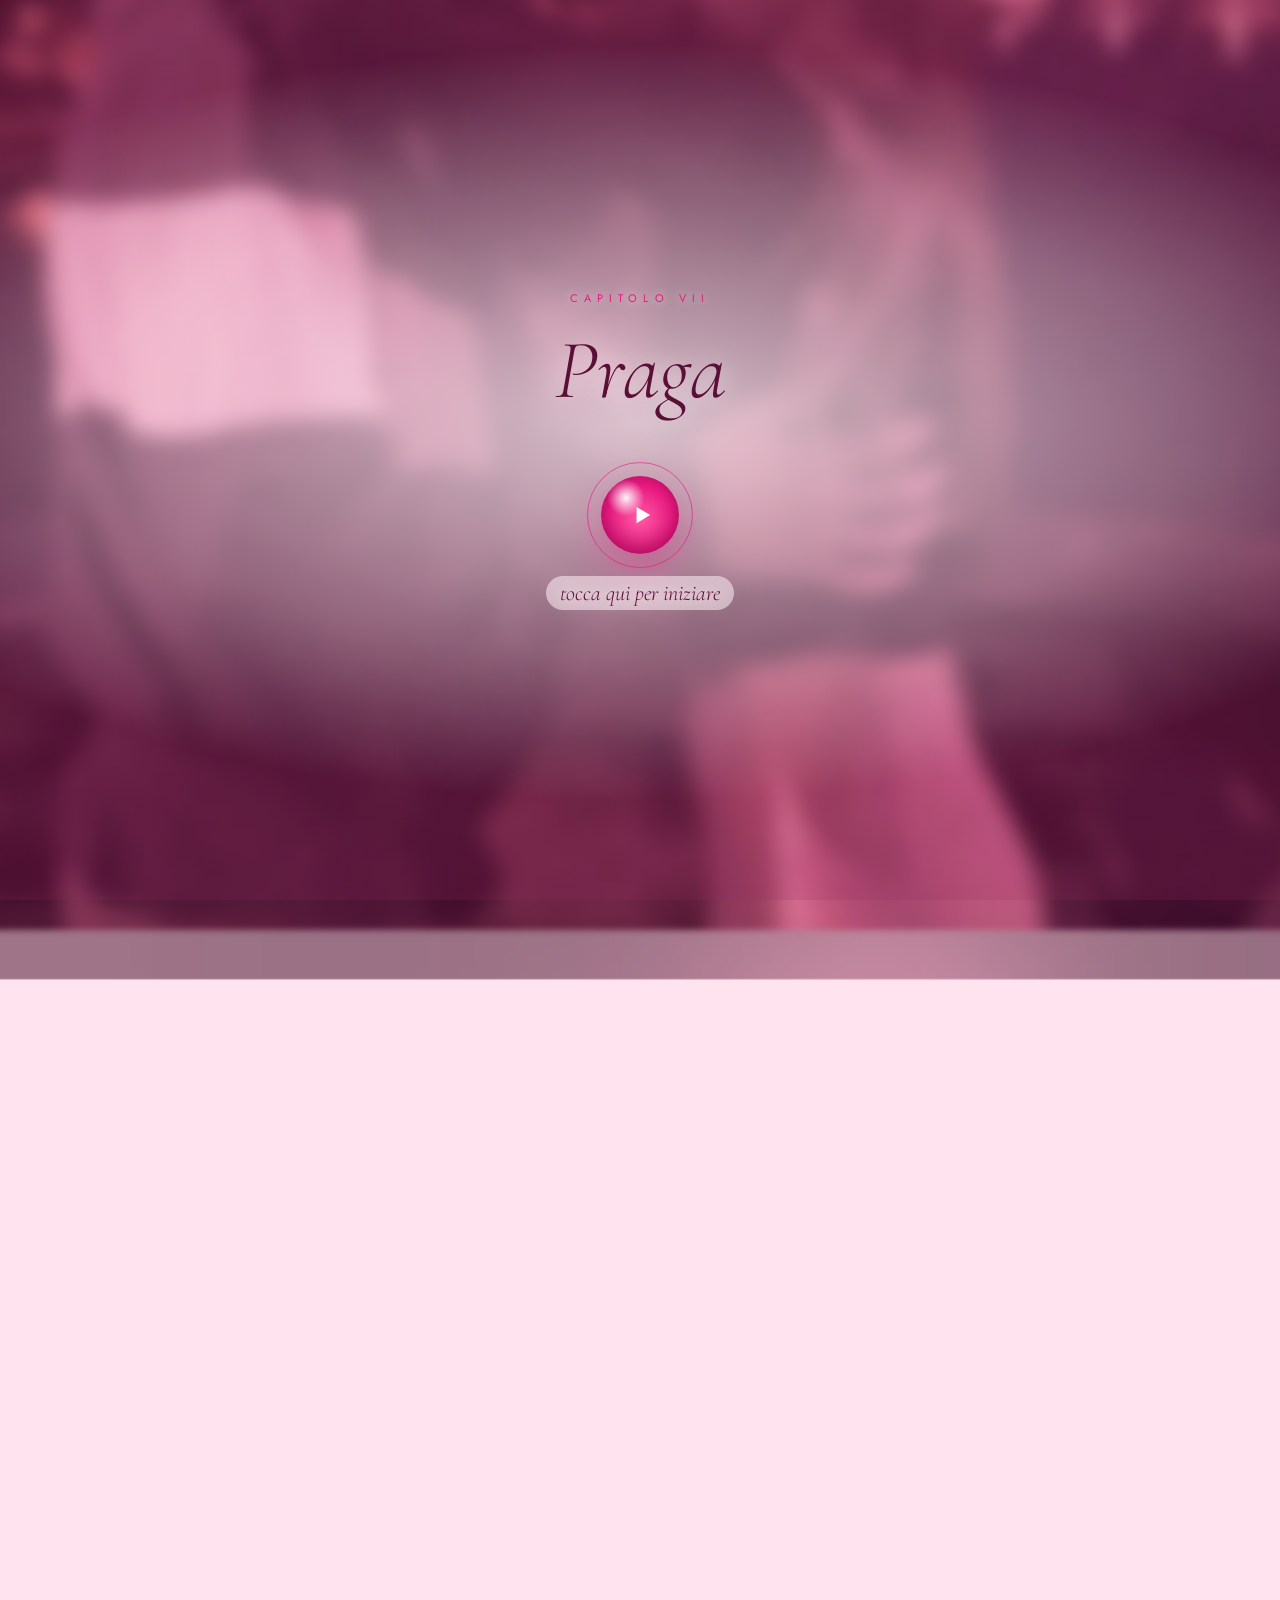
<file: capitolo-7.html>
<!doctype html>
<html lang="it">
<head>
<meta charset="utf-8">
<meta name="robots" content="noindex, nofollow">
<meta name="viewport" content="width=device-width, initial-scale=1, viewport-fit=cover">
<meta name="theme-color" content="#ffd3e4">
<link rel="apple-touch-icon" href="apple-touch-icon.png">
<link rel="icon" href="favicon.png">
<title>VII · Praga</title>
<link rel="preconnect" href="https://fonts.googleapis.com">
<link rel="preconnect" href="https://fonts.gstatic.com" crossorigin>
<link href="https://fonts.googleapis.com/css2?family=Cormorant+Garamond:ital,wght@0,300;0,400;0,500;0,600;1,300;1,400;1,500&family=Pinyon+Script&family=Jost:wght@300;400;500&display=swap" rel="stylesheet">
<link rel="stylesheet" href="capitolo.css?v=21">
</head>
<body class="locked">

<div class="bg"></div>
<div class="bg-photo" data-src="foto/c7-sfondo.jpg"></div>
<div class="bg-tint"></div>
<canvas id="petals"></canvas>
<a class="indice-fab" href="index.html#capitoli" aria-label="Indice"><svg viewBox="0 0 24 24"><path d="M5 7h14M5 12h14M5 17h9"/></svg>indice</a>

<!-- canzone del capitolo -->
<audio id="song" src="musica/capitolo-7.mp3?v=6" loop preload="auto" playsinline></audio>
<button class="music" id="music" aria-label="Musica"><span class="bars"><i></i><i></i><i></i></span></button>

<!-- ============ SCHERMATA TITOLO ============ -->
<div class="cover con-img" id="cover" style="--img:url(foto/c7-1.jpg)">
  <div class="cv-num">capitolo VII</div>
  <div class="cv-title">Praga</div>
  <button class="tap" id="tap" aria-label="Tocca qui per iniziare">
    <span class="circle"><svg viewBox="0 0 24 24"><path d="M7 4.5v15l12.5-7.5z"/></svg></span>
    <span class="label">tocca qui per iniziare</span>
  </button>
</div>

<!-- ============ CAPITOLO ============ -->
<main>
  <header class="ch-head reveal">
    <div class="n">capitolo VII</div>
    <h1>Praga</h1>
    <div class="orn"></div>
  </header>

  <p class="txt reveal">Praga.</p>

  <p class="txt reveal">Avrei tantissime cose da dire su questo viaggio. Tantissime. E allo stesso tempo non ho parole. Bellissimo. Non ho parole per descrivere quell'esperienza.</p>

  <div class="big reveal">Il viaggio più bello<br>della mia vita.</div>

  <p class="txt reveal">Ed è partito male, eh: un ritardo dell'aereo di nove ore. Nove ore. E alla fine, invece, non volevo più tornare. Non volevo tornare mai.</p>

  <p class="txt reveal">A volte dico che Praga è il posto più bello da visitare per quello che costa, per tutto quello che c'è. Lo dico a tutti.</p>

  <p class="txt reveal">Ma forse, in realtà, lo penso perché l'ho passato con una persona che me l'ha reso magico.</p>

  <div class="quote reveal">Forse Praga è bellissima<br>perché c'eri tu.</div>

  <figure class="foto reveal">
    <img src="foto/c7-1.jpg" alt="" loading="lazy" decoding="async">
    <figcaption>Praga. Di migliaia di foto, questa.</figcaption>
  </figure>

  <figure class="pola reveal"><div class="ph"><img src="foto/vere/praga.jpg" alt="" loading="lazy" decoding="async"></div><figcaption>Praga</figcaption></figure>

  <p class="txt reveal">Di foto ne abbiamo migliaia. Migliaia. Ma qui ne metto una sola: questa. Quella che per me le racconta tutte.</p>

  <div class="sub reveal">io e te</div>

  <p class="txt reveal">Da quando siamo arrivati a quando siamo andati via, sono stato col sorriso. Sempre. Dalla prima ora all'ultima.</p>

  <p class="txt reveal">Lì eravamo solo io e te. Nessun altro, niente altro.</p>

  <div class="big reveal">Io e te<br>e basta.</div>

  <figure class="pola dx reveal"><div class="ph"><img src="foto/vere/ascensore.jpg" alt="" loading="lazy" decoding="async"></div></figure>

  <p class="txt reveal">E la mossa del nasino. Ci davamo sempre il naso, come gli eschimesi: per loro è il segno d'amore. Era diventato il nostro.</p>

  <p class="txt reveal">Abbiamo litigato una volta sola. Per una foto. Avevo messo una tua foto su Instagram, e tu non volevi che la mettessi. Pensa che litigio. Alla fine non era nemmeno un litigio.</p>

  <p class="txt reveal">Ma quella sera avevi pianto. E io ci sono rimasto malissimo. Me lo ricordo ancora.</p>

  <p class="txt reveal">Ma il resto… il resto è stato tutto, tutto bellissimo.</p>

  <figure class="foto wide reveal">
    <img src="foto/c7-2.jpg" alt="" loading="lazy" decoding="async">
  </figure>

  <div class="sub reveal">le cose piccole</div>

  <p class="txt reveal">Tutto il cibo che abbiamo mangiato insieme. Me lo ricordo tutto.</p>

  <ul class="lista reveal">
    <li><span class="d"></span><span>il cinese<small>che a te non piaceva</small></span></li>
    <li class="v"><span class="d"></span><span>quel panino all'avocado<small>bellissimo. wow.</small></span></li>
    <li><span class="d"></span><span>i video<small>divertentissimi</small></span></li>
  </ul>

  <figure class="pola dx reveal"><div class="ph"><img src="foto/c7-p.jpg" alt="" loading="lazy" decoding="async"></div><figcaption>il panino all'avocado</figcaption></figure>

  <p class="txt reveal">I video divertentissimi che abbiamo fatto. Li riguarderei all'infinito. Innamorato. Completamente perso.</p>

  <div class="sub reveal">dieci su dieci</div>

  <p class="txt reveal">Ed è il viaggio in cui mi hai detto: dieci su dieci.</p>

  <div class="voto reveal" data-steps='[[9,"9 su 10"],[9,"ancora 9 su 10…"],[10,"10 su 10"]]'>
    <div class="n"><b>9</b><small>/10</small></div>
    <div class="bar"><i style="width:90%"></i></div>
    <div class="lab">9 su 10</div>
    <div class="dieci">Praga</div>
  </div>

  <p class="txt reveal">Dieci su dieci. Finalmente. E per me tu lo eri da sempre: dieci su dieci.</p>

  <div class="sub reveal">la convivenza</div>

  <p class="txt reveal">Ed è lì che è nato il mio pensiero della convivenza. Lo ritroverai anche nell'ultimo capitolo.</p>

  <p class="txt reveal">Mi sono detto: se io dovessi vivere con questa persona, così, come posso pensare che la mia vita sia triste? Non può esserlo. La mia vita sarà bellissima.</p>

  <p class="txt reveal">E pensavo:</p>

  <div class="quote reveal">la amo da impazzire.<br>è bellissimissimissima.</div>

  <p class="txt reveal">E pensavo anche: con la sua famiglia mi trovo bene, ho un rapporto stupendo. Lei con i miei amici si trova bene. Tutto. Tutto al posto giusto.</p>

  <p class="txt reveal">Non avevo pensieri negativi. Nessuno. Ero felice. E tu mi volevi un bene… non saprei neanche descriverlo.</p>

  <p class="txt reveal">Purtroppo è stata l'unica, e l'ultima, vacanza bella che abbiamo fatto insieme.</p>

  <p class="txt reveal">Ma almeno l'abbiamo fatta.</p>

  <div class="quote reveal">Quella lì<br>è stata tutto per me.</div>

  <!-- canzone -->
  <section class="canzone paused reveal">
    <button class="pp" aria-label="Play / pausa">
      <svg class="i-play" viewBox="0 0 24 24"><path d="M7 4.5v15l12.5-7.5z"/></svg>
      <svg class="i-pause" viewBox="0 0 24 24"><path d="M6 4h4v16H6zM14 4h4v16h-4z"/></svg>
    </button>
    <div style="flex:1;min-width:0">
      <div class="k">la canzone di questo capitolo</div>
      <div class="t">Heaven</div>
      <div class="a">Bryan Adams</div>
      <div class="prog"><i></i></div>
    </div>
  </section>

  <nav class="nav reveal">
    <a href="capitolo-6.html">← VI</a>
    <a href="index.html#capitoli">indice</a>
    <a class="next" href="capitolo-8.html">VIII →</a>
  </nav>
</main>

<script src="capitolo.js?v=24"></script>
</body>
</html>
</file>
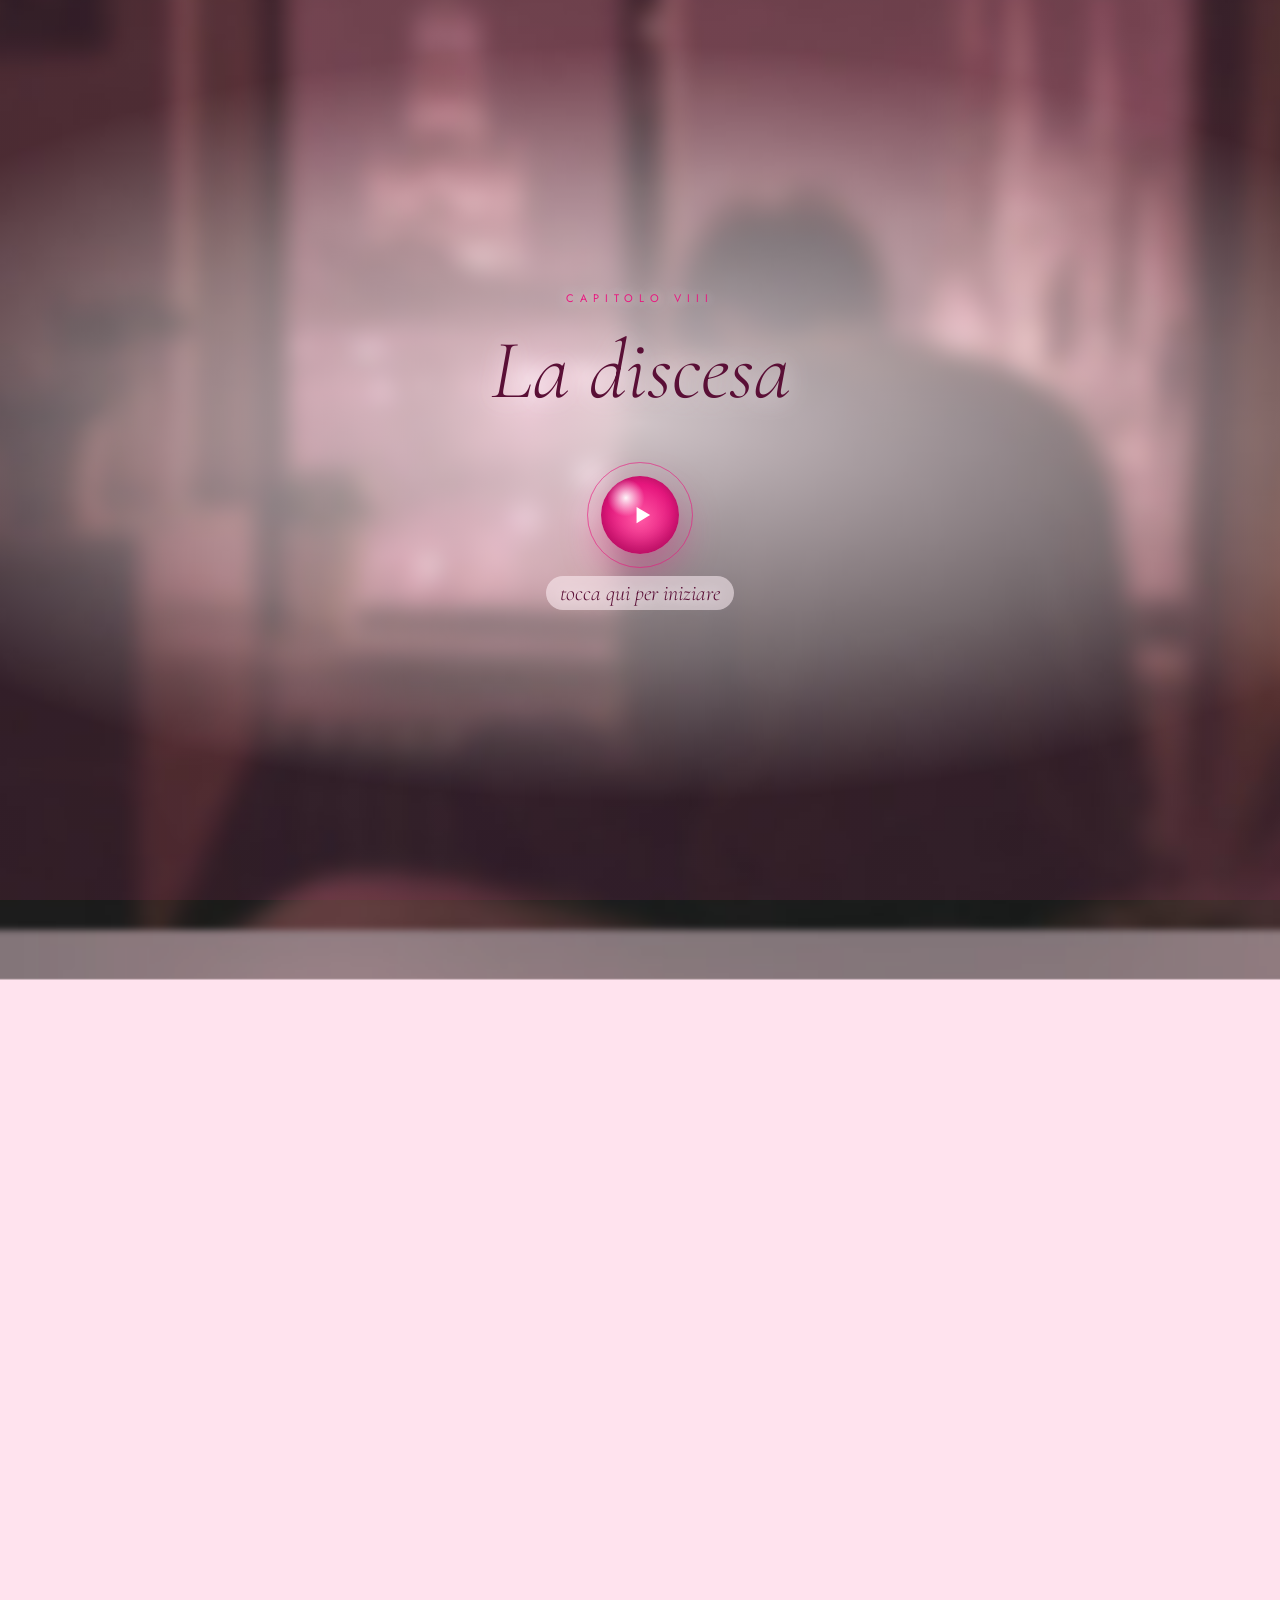
<file: capitolo-8.html>
<!doctype html>
<html lang="it">
<head>
<meta charset="utf-8">
<meta name="robots" content="noindex, nofollow">
<meta name="viewport" content="width=device-width, initial-scale=1, viewport-fit=cover">
<meta name="theme-color" content="#ffd3e4">
<link rel="apple-touch-icon" href="apple-touch-icon.png">
<link rel="icon" href="favicon.png">
<title>VIII · La discesa</title>
<link rel="preconnect" href="https://fonts.googleapis.com">
<link rel="preconnect" href="https://fonts.gstatic.com" crossorigin>
<link href="https://fonts.googleapis.com/css2?family=Cormorant+Garamond:ital,wght@0,300;0,400;0,500;0,600;1,300;1,400;1,500&family=Pinyon+Script&family=Jost:wght@300;400;500&display=swap" rel="stylesheet">
<link rel="stylesheet" href="capitolo.css?v=21">
</head>
<body class="locked">

<div class="bg"></div>
<div class="bg-photo" data-src="foto/c8-sfondo.jpg"></div>
<div class="bg-tint"></div>
<canvas id="petals"></canvas>
<a class="indice-fab" href="index.html#capitoli" aria-label="Indice"><svg viewBox="0 0 24 24"><path d="M5 7h14M5 12h14M5 17h9"/></svg>indice</a>

<!-- canzone del capitolo -->
<audio id="song" src="musica/capitolo-8.mp3?v=6" loop preload="auto" playsinline></audio>
<button class="music" id="music" aria-label="Musica"><span class="bars"><i></i><i></i><i></i></span></button>

<!-- ============ SCHERMATA TITOLO ============ -->
<div class="cover con-img" id="cover" style="--img:url(foto/c8-1.jpg)">
  <div class="cv-num">capitolo VIII</div>
  <div class="cv-title">La discesa</div>
  <button class="tap" id="tap" aria-label="Tocca qui per iniziare">
    <span class="circle"><svg viewBox="0 0 24 24"><path d="M7 4.5v15l12.5-7.5z"/></svg></span>
    <span class="label">tocca qui per iniziare</span>
  </button>
</div>

<!-- ============ CAPITOLO ============ -->
<main>
  <header class="ch-head reveal">
    <div class="n">capitolo VIII</div>
    <h1>La discesa</h1>
    <div class="orn"></div>
  </header>

  <p class="txt reveal">Questa è una lettera di chiusura. E una storia, per essere vera, va raccontata tutta: nelle parti più belle e anche in quelle più brutte. Questa è una delle brutte.</p>

  <p class="txt reveal">Te la racconto lo stesso. Perché se decidi di tenerti tutto questo, di lasciarlo lì e riprenderlo quando vuoi, voglio che sia vero. E che alla fine, nonostante tutto, resti un bel ricordo.</p>

  <div class="big reveal">Da lì ho iniziato<br>a stare male.</div>

  <p class="txt reveal">Con me stesso. Con te. Con la tua famiglia. E da lì ho rovinato tutto.</p>

  <div class="quote reveal">Purtroppo è durato più il tempo<br>della discesa<br>che quello della nostra storia.</div>

  <p class="txt reveal">E questa cosa fa malissimo.</p>

  <p class="txt reveal">Non trovavo lavoro. Ci provavo, e non arrivava niente. E tu, ogni volta:</p>

  <div class="quote reveal">“vedrai che riesci.<br>vedrai che riesci.”</div>

  <p class="txt reveal">Mi hai sempre supportato. Sempre. Anche quando io non riuscivo più a supportare nemmeno me stesso.</p>

  <div class="sub reveal">halloween</div>

  <p class="txt reveal">Se devo trovare un inizio, è Halloween. L'inizio di tutto.</p>

  <figure class="pola dx reveal"><div class="ph"><img src="foto/c8-p.jpg" alt="" loading="lazy" decoding="async"></div><figcaption>Halloween</figcaption></figure>

  <p class="txt reveal">Prima qualche litigata c'era già, come succede. Ma andava ancora bene. Da lì, no.</p>

  <p class="txt reveal">Non ti ho più portato rispetto come avrei dovuto. Non ti ho più fatta sentire innamorata. Una cosa tirava l'altra, ed è stato sempre peggio.</p>

  <figure class="foto reveal">
    <img src="foto/c8-1.jpg" alt="" loading="lazy" decoding="async">
  </figure>

  <div class="sub reveal">milano</div>

  <p class="txt reveal">Poi ho trovato lavoro. A Milano. Quello che aspettavo da tanto, quello che avrebbe dovuto sistemare le cose.</p>

  <figure class="pola dx reveal"><div class="ph"><img src="foto/vere/patatina.jpg" alt="" loading="lazy" decoding="async"></div><figcaption>Milano</figcaption></figure>

  <p class="txt reveal">E invece lì è peggiorato ancora di più.</p>

  <p class="txt reveal">Tutti questi problemi, tutto quello che mi portavo dentro, mi hanno portato anche a fare quella bruttissima cosa.</p>

  <div class="big reveal">Ti ho mentito.</div>

  <p class="txt reveal">Non cerco scuse. Non ce ne sono.</p>

  <div class="sub reveal">marocco</div>

  <p class="txt reveal">E il viaggio in Marocco è stato la fine di tutto. La distruzione totale.</p>

  <p class="txt reveal">A settembre 2024 ti ho lasciata. E il mese dopo sono tornato. E tu mi hai riaccettato.</p>

  <p class="txt reveal">Ma, giustamente, ogni giorno si tornava sugli errori che avevo fatto. Si ricalcavano, uno per uno. E io sentivo di meritarlo: di meritare di essere punito, per quello che ti avevo fatto.</p>

  <p class="eco reveal">ho smesso di vedere la luce.<br>vedevo solo buio.<br>completamente buio.</p>

  <p class="txt reveal">E invece di restare, ti ho lasciata di nuovo. Nel peggio totale. Lì sono stato la persona peggiore che potessi essere.</p>

  <p class="txt reveal">Pensavo che non si potesse più tornare indietro. Che niente sarebbe più stato come prima.</p>

  <div class="sub reveal">dopo l'estate</div>

  <p class="txt reveal">Eppure, dopo l'estate, sono tornato. E tu mi hai aspettato.</p>

  <p class="txt reveal">Mi hai aspettato. E invece di chiudermi la porta, mi hai accolto.</p>

  <div class="big reveal">A braccia aperte.</div>

  <figure class="pola reveal"><div class="ph"><img src="foto/vere/divano.jpg" alt="" loading="lazy" decoding="async"></div></figure>

  <p class="txt reveal">Mi hai fatto venire anche alla tua laurea. Tu dicevi che eri sicura che non sarei mai venuto. Sicura.</p>

  <p class="txt reveal">E invece guarda: ci sono venuto. In after, perché la sera prima era il mio compleanno. Ma ci sono venuto.</p>

  <div class="quote reveal">Ci sono venuto.</div>

  <figure class="pola reveal"><div class="ph"><img src="foto/c9-p.jpg" alt="" loading="lazy" decoding="async"></div><figcaption>la tua laurea</figcaption></figure>

  <p class="txt reveal">Era diverso. C'era ancora qualche strascico, qualche ricaduta. Sempre per colpa mia.</p>

  <div class="quote reveal">E poi, a tutto questo,<br>si è aggiunta un'altra cosa.</div>

  <!-- canzone -->
  <section class="canzone paused reveal">
    <button class="pp" aria-label="Play / pausa">
      <svg class="i-play" viewBox="0 0 24 24"><path d="M7 4.5v15l12.5-7.5z"/></svg>
      <svg class="i-pause" viewBox="0 0 24 24"><path d="M6 4h4v16H6zM14 4h4v16h-4z"/></svg>
    </button>
    <div style="flex:1;min-width:0">
      <div class="k">la canzone di questo capitolo</div>
      <div class="t">Colapso</div>
      <div class="a">Kevin Kaarl</div>
      <div class="prog"><i></i></div>
    </div>
  </section>

  <nav class="nav reveal">
    <a href="capitolo-7.html">← VII</a>
    <a href="index.html#capitoli">indice</a>
    <a class="next" href="capitolo-9.html">IX →</a>
  </nav>
</main>

<script src="capitolo.js?v=24"></script>
</body>
</html>
</file>
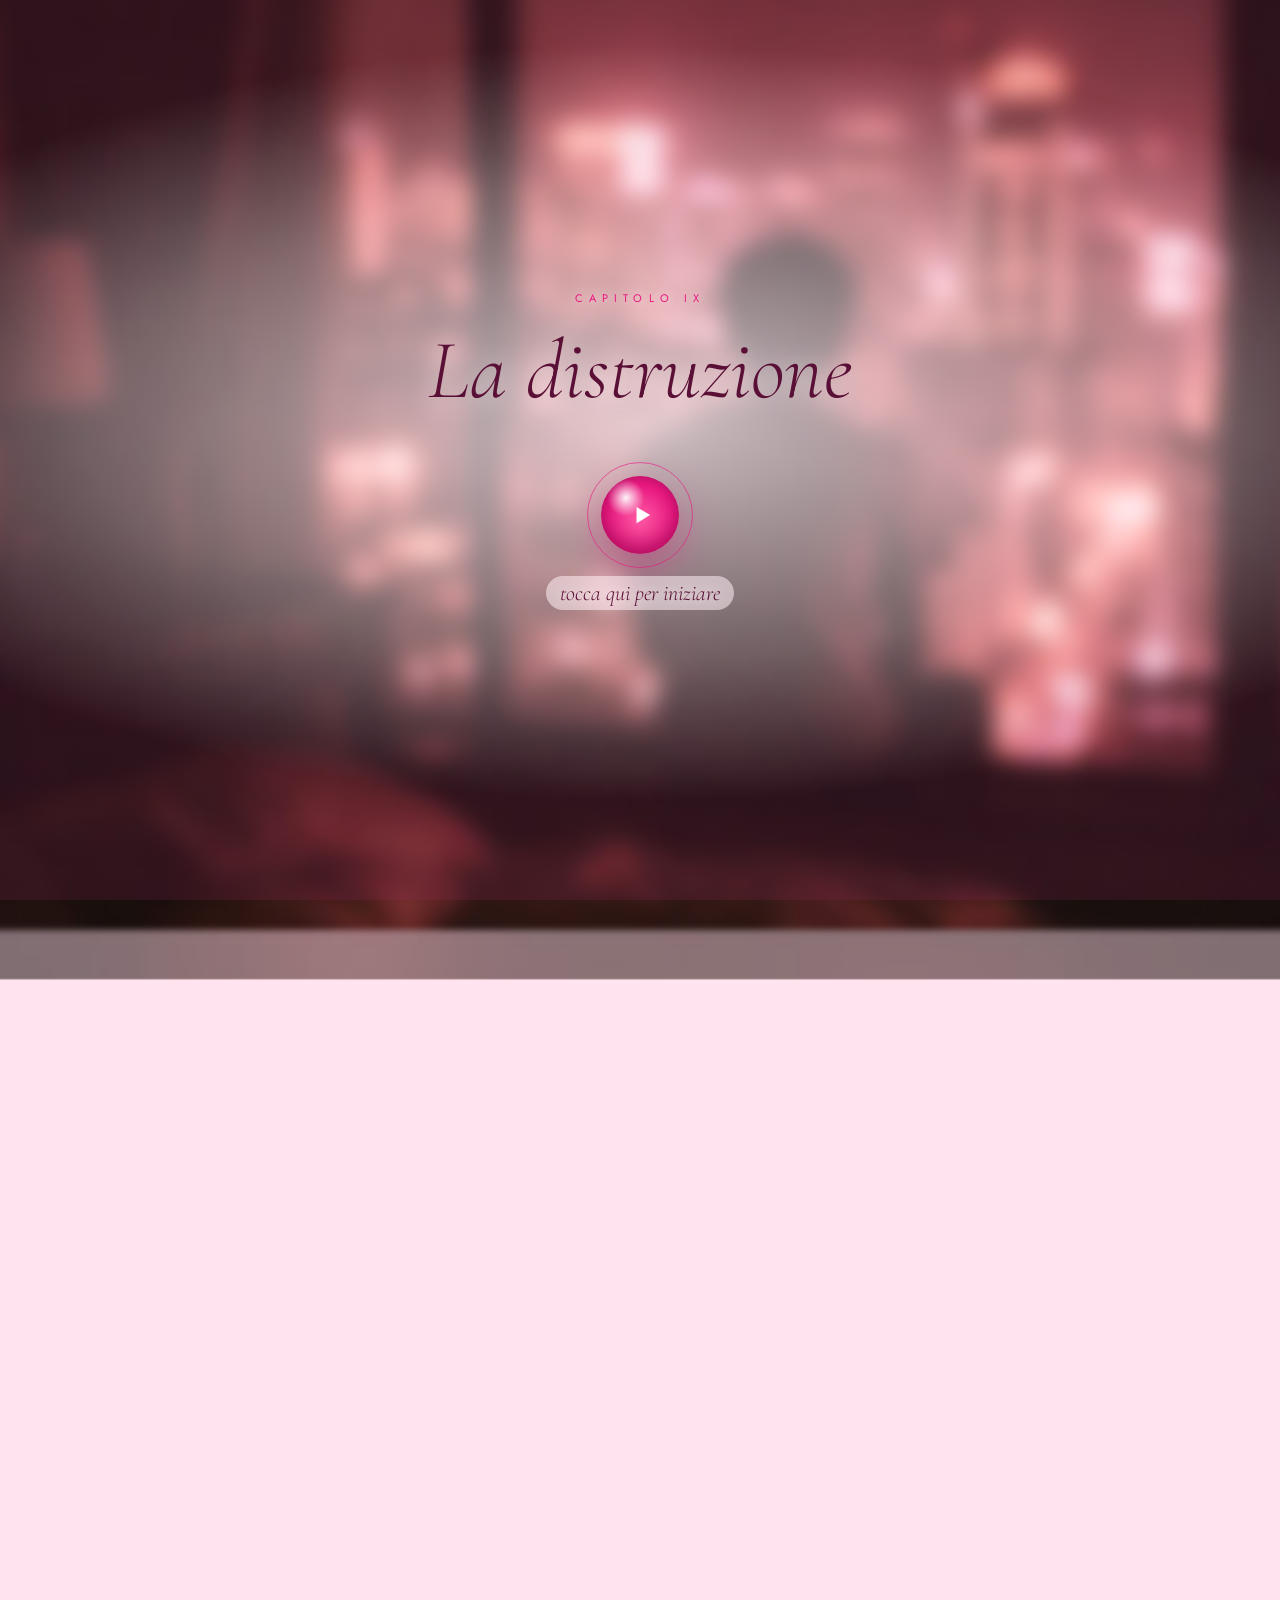
<file: capitolo-9.html>
<!doctype html>
<html lang="it">
<head>
<meta charset="utf-8">
<meta name="robots" content="noindex, nofollow">
<meta name="viewport" content="width=device-width, initial-scale=1, viewport-fit=cover">
<meta name="theme-color" content="#ffd3e4">
<link rel="apple-touch-icon" href="apple-touch-icon.png">
<link rel="icon" href="favicon.png">
<title>IX · La distruzione</title>
<link rel="preconnect" href="https://fonts.googleapis.com">
<link rel="preconnect" href="https://fonts.gstatic.com" crossorigin>
<link href="https://fonts.googleapis.com/css2?family=Cormorant+Garamond:ital,wght@0,300;0,400;0,500;0,600;1,300;1,400;1,500&family=Pinyon+Script&family=Jost:wght@300;400;500&display=swap" rel="stylesheet">
<link rel="stylesheet" href="capitolo.css?v=21">
</head>
<body class="locked">

<div class="bg"></div>
<div class="bg-photo" data-src="foto/c9-sfondo.jpg"></div>
<div class="bg-tint"></div>
<canvas id="petals"></canvas>
<a class="indice-fab" href="index.html#capitoli" aria-label="Indice"><svg viewBox="0 0 24 24"><path d="M5 7h14M5 12h14M5 17h9"/></svg>indice</a>

<!-- canzone del capitolo -->
<audio id="song" src="musica/capitolo-9.mp3?v=6" loop preload="auto" playsinline></audio>
<button class="music" id="music" aria-label="Musica"><span class="bars"><i></i><i></i><i></i></span></button>

<!-- ============ SCHERMATA TITOLO ============ -->
<div class="cover con-img" id="cover" style="--img:url(foto/c9-1.jpg)">
  <div class="cv-num">capitolo IX</div>
  <div class="cv-title">La distruzione</div>
  <button class="tap" id="tap" aria-label="Tocca qui per iniziare">
    <span class="circle"><svg viewBox="0 0 24 24"><path d="M7 4.5v15l12.5-7.5z"/></svg></span>
    <span class="label">tocca qui per iniziare</span>
  </button>
</div>

<!-- ============ CAPITOLO ============ -->
<main>
  <header class="ch-head reveal">
    <div class="n">capitolo IX</div>
    <h1>La distruzione</h1>
    <div class="orn"></div>
  </header>

  <p class="txt reveal">Si è aggiunta la mia ossessione per il lavoro.</p>

  <p class="txt reveal">Il lavoro prima di tutto. Prima del tempo, prima di noi. Ho perso la voglia di dedicarti il mio tempo. E piano piano ho smesso di volerti bene come meritavi, come avevo sempre fatto.</p>

  <div class="big reveal">Il lavoro<br>prima di te.</div>

  <p class="txt reveal">Te ne accorgevi. Io no. O forse sì, ma facevo finta di niente.</p>

  <div class="sub reveal">cina</div>

  <p class="txt reveal">Finché siamo arrivati in Cina.</p>

  <p class="txt reveal">In quel viaggio sono stato malissimo. Non te l'ho mai detto. Non dormivo. Le notti passavano, e io ero lì, sveglio, con la testa piena.</p>

  <figure class="foto reveal">
    <img src="foto/c9-1.jpg" alt="" loading="lazy" decoding="async">
  </figure>

  <p class="txt reveal">E da vigliacco, per la terza volta, ho chiuso.</p>

  <div class="big reveal">Per la terza volta.<small>da vigliacco, su WhatsApp</small></div>

  <p class="txt reveal">Avevo tanta paura. Anche della tua famiglia. Anche dopo che mi avevi riaccolto così, a braccia aperte.</p>

  <p class="txt reveal">Ma ho distrutto tutto. Completamente. Tutto.</p>

  <p class="txt reveal">Le altre due volte, un po', sapevo che forse c'eri ancora. Che se fossi tornato, ci saresti stata. E quindi ho sofferto, sì. Ma un po' meno.</p>

  <p class="txt reveal">Questa volta no.</p>

  <div class="quote reveal">Questa volta<br>ho distrutto tutto.</div>

  <!-- canzone -->
  <section class="canzone paused reveal">
    <button class="pp" aria-label="Play / pausa">
      <svg class="i-play" viewBox="0 0 24 24"><path d="M7 4.5v15l12.5-7.5z"/></svg>
      <svg class="i-pause" viewBox="0 0 24 24"><path d="M6 4h4v16H6zM14 4h4v16h-4z"/></svg>
    </button>
    <div style="flex:1;min-width:0">
      <div class="k">la canzone di questo capitolo</div>
      <div class="t">Scott Street</div>
      <div class="a">Phoebe Bridgers</div>
      <div class="prog"><i></i></div>
    </div>
  </section>

  <nav class="nav reveal">
    <a href="capitolo-8.html">← VIII</a>
    <a href="index.html#capitoli">indice</a>
    <a class="next" href="capitolo-10.html">X →</a>
  </nav>
</main>

<script src="capitolo.js?v=24"></script>
</body>
</html>
</file>
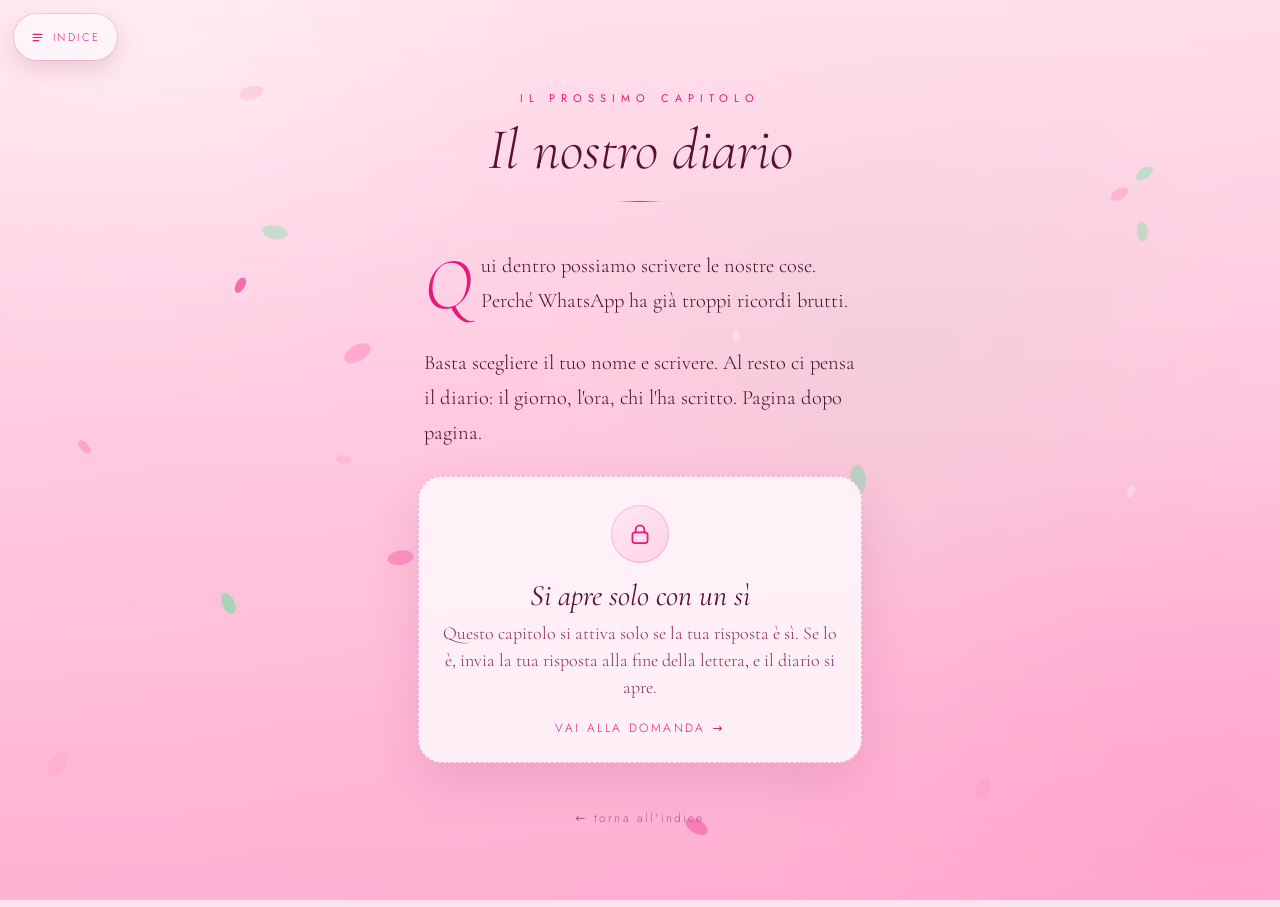
<file: diario.html>
<!doctype html>
<html lang="it">
<head>
<meta charset="utf-8">
<meta name="pn-build" content="d2">
<meta name="robots" content="noindex, nofollow">
<meta name="viewport" content="width=device-width, initial-scale=1, viewport-fit=cover">
<meta name="theme-color" content="#ffd3e4">
<link rel="apple-touch-icon" href="apple-touch-icon.png">
<link rel="icon" href="favicon.png">
<title>Il nostro diario</title>
<link rel="preconnect" href="https://fonts.googleapis.com">
<link rel="preconnect" href="https://fonts.gstatic.com" crossorigin>
<link href="https://fonts.googleapis.com/css2?family=Cormorant+Garamond:ital,wght@0,300;0,400;0,500;0,600;1,300;1,400;1,500&family=Pinyon+Script&family=Jost:wght@300;400;500&display=swap" rel="stylesheet">
<link rel="stylesheet" href="capitolo.css?v=21">
<style>
  .box{padding:24px 20px;border-radius:24px;background:rgba(255,248,251,.88);
    backdrop-filter:blur(12px);-webkit-backdrop-filter:blur(12px);box-shadow:0 18px 50px rgba(140,42,94,.15)}
  .box .k{font-family:"Jost";font-size:10px;letter-spacing:.35em;text-transform:uppercase;color:var(--fuchsia)}
  .box h2{font-family:"Cormorant Garamond";font-weight:400;font-style:italic;font-size:30px;color:var(--ink);margin:6px 0 6px}
  .box .sotto{font-family:"Cormorant Garamond";font-size:18px;line-height:1.5;color:var(--ink2)}

  /* chiuso finché la risposta non è sì */
  .chiuso{text-align:center;margin-top:10px;border:1.5px dashed rgba(232,23,127,.3)}
  .lucchetto{width:58px;height:58px;margin:4px auto 14px;border-radius:50%;display:grid;place-items:center;
    background:linear-gradient(135deg,#ffe8f2,#ffd3e4);box-shadow:inset 0 0 0 1px rgba(232,23,127,.2)}
  .lucchetto svg{width:26px;height:26px;fill:none;stroke:var(--fuchsia);stroke-width:1.6;stroke-linecap:round}
  .chiuso a{display:inline-block;margin-top:18px;font-size:12px;letter-spacing:.2em;text-transform:uppercase;color:var(--fuchsia);text-decoration:none}

  /* scrivere */
  .lab{display:block;margin-top:18px;font-family:"Jost";font-size:11px;letter-spacing:.25em;text-transform:uppercase;color:var(--fuchsia)}
  .chi-scelta{display:flex;gap:10px;margin-top:8px}
  .chi-scelta button{flex:1;padding:13px;border-radius:14px;border:1.5px solid rgba(232,23,127,.25);background:#fff;cursor:pointer;
    font-family:"Cormorant Garamond";font-style:italic;font-size:21px;color:var(--ink2)}
  .chi-scelta button.on{border-color:var(--fuchsia);background:#ffe8f2;color:var(--fuchsia)}
  .chi-scelta button[data-chi="Nikol"].on{border-color:var(--g3);background:#e9fbef;color:var(--g4)}
  .box textarea{display:block;width:100%;min-height:150px;margin-top:8px;padding:14px 16px;border-radius:14px;resize:vertical;
    border:1px solid rgba(232,23,127,.2);background:#fff;font-family:"Jost";font-size:16px;line-height:1.5;color:var(--ink);outline:none}
  .box textarea:focus{border-color:var(--fuchsia)}
  .scrivi-btn{display:block;width:100%;margin-top:18px;padding:18px;border:none;border-radius:18px;cursor:pointer;
    font-family:"Jost";font-size:13px;letter-spacing:.3em;text-transform:uppercase;color:#fff;
    background:linear-gradient(135deg,#ff5aa5,#e8177f);box-shadow:0 14px 30px rgba(232,23,127,.3)}
  .scrivi-btn:disabled{opacity:.55}
  .msg{text-align:center;margin-top:12px;font-size:13px;color:var(--muted);min-height:1.2em}

  /* le pagine del diario, un giorno alla volta */
  .stato-lista{text-align:center;font-size:13px;color:var(--muted);margin:30px 0}
  .giorno{margin-top:46px}
  .giorno-data{display:flex;align-items:center;gap:14px;margin-bottom:18px;
    font-family:"Jost";font-size:11px;letter-spacing:.3em;text-transform:uppercase;color:var(--fuchsia)}
  .giorno-data::before,.giorno-data::after{content:"";flex:1;height:1px;background:linear-gradient(90deg,transparent,rgba(232,23,127,.35),transparent)}
  .pagina{padding:8px 20px;border-radius:22px;background:rgba(255,250,252,.9);
    backdrop-filter:blur(10px);-webkit-backdrop-filter:blur(10px);box-shadow:0 16px 40px rgba(140,42,94,.13)}
  .voce{padding:16px 0}
  .voce + .voce{border-top:1px dashed rgba(232,23,127,.18)}
  .voce .chi{font-family:"Cormorant Garamond";font-style:italic;font-size:17px;color:var(--muted)}
  .voce .chi b{font-family:"Pinyon Script",cursive;font-weight:400;font-style:normal;font-size:27px;color:var(--rose);margin-right:4px}
  .voce.nikol-v .chi b{background:linear-gradient(120deg,var(--g4),var(--g3),var(--g2));-webkit-background-clip:text;background-clip:text;color:transparent}
  .voce .ora{float:right;font-family:"Jost";font-size:11px;letter-spacing:.15em;color:var(--muted);margin-top:10px}
  .voce p{margin-top:4px;font-family:"Cormorant Garamond";font-size:19.5px;line-height:1.6;color:#4a0e2e;white-space:pre-line;overflow-wrap:anywhere}
  .voce.nuova{animation:nuova 1.2s cubic-bezier(.2,.8,.2,1)}
  @keyframes nuova{from{opacity:0;transform:translateY(16px)}}
  .nota-img{margin:12px 0 4px;padding:8px;border-radius:16px;background:#fff;box-shadow:0 10px 26px rgba(140,42,94,.14);transform:rotate(-1deg)}
  .nota-img img{display:block;width:100%;border-radius:10px}
  .vuoto{margin-top:40px;text-align:center;font-family:"Cormorant Garamond";font-style:italic;font-size:21px;line-height:1.5;color:var(--ink2)}
  [hidden]{display:none !important}
  .indietro{display:block;text-align:center;margin-top:46px;font-size:12px;letter-spacing:.18em;color:var(--muted);text-decoration:none}
</style>
</head>
<body>

<div class="bg"></div>
<div class="bg-tint"></div>
<canvas id="petals"></canvas>
<!-- sottofondo del diario -->
<audio id="song" src="musica/someone-like-you.mp3?v=1" loop preload="auto" playsinline></audio>
<button class="music" id="music" aria-label="Musica"><span class="bars"><i></i><i></i><i></i></span></button>
<a class="indice-fab" href="index.html#capitoli" aria-label="Indice"><svg viewBox="0 0 24 24"><path d="M5 7h14M5 12h14M5 17h9"/></svg>indice</a>

<main>
  <header class="ch-head reveal">
    <div class="n">il prossimo capitolo</div>
    <h1>Il nostro diario</h1>
    <div class="orn"></div>
  </header>

  <p class="txt reveal">Qui dentro possiamo scrivere le nostre cose. Perché WhatsApp ha già troppi ricordi brutti.</p>
  <p class="txt reveal">Basta scegliere il tuo nome e scrivere. Al resto ci pensa il diario: il giorno, l'ora, chi l'ha scritto. Pagina dopo pagina.</p>

  <!-- chiuso: si apre solo se la risposta è sì -->
  <div class="box chiuso reveal" id="chiuso">
    <div class="lucchetto"><svg viewBox="0 0 24 24"><rect x="5" y="10.5" width="14" height="10" rx="2.5"/><path d="M8 10.5V8a4 4 0 0 1 8 0v2.5"/></svg></div>
    <h2>Si apre solo con un sì</h2>
    <p class="sotto">Questo capitolo si attiva solo se la tua risposta è sì. Se lo è, invia la tua risposta alla fine della lettera, e il diario si apre.</p>
    <a href="finale.html#domanda">vai alla domanda →</a>
  </div>

  <!-- aperto -->
  <div id="aperto" hidden>
    <form class="box reveal" id="scrivi" autocomplete="off">
      <div class="k">oggi</div>
      <h2>Scrivi nel diario</h2>
      <span class="lab">chi sei</span>
      <div class="chi-scelta">
        <button type="button" data-chi="Nikol">Nikol</button>
        <button type="button" data-chi="Francesco">Francesco</button>
      </div>
      <span class="lab">cosa vuoi scrivere</span>
      <textarea id="testo" maxlength="4000" placeholder="Scrivi qui…"></textarea>
      <button type="submit" class="scrivi-btn" id="invia">scrivi nel diario</button>
      <div class="msg" id="msg"></div>
    </form>

    <div class="stato-lista" id="stato-lista">apro il diario…</div>
    <div id="pagine"></div>
  </div>

  <a class="indietro" href="index.html#capitoli">← torna all'indice</a>
</main>

<script>
/* se il telefono ha in memoria una versione vecchia del diario, carica quella nuova (una volta sola) */
(async function(){
  try{
    const mia = document.querySelector('meta[name="pn-build"]').content;
    const t = await (await fetch("diario.html?nc=" + Date.now(), {cache:"no-store"})).text();
    const m = t.match(new RegExp("pn-" + "build\" content=\"([0-9a-z]+)\""));
    if(m && m[1] !== mia && sessionStorage.getItem("pn-diario-ricaricato") !== m[1]){
      sessionStorage.setItem("pn-diario-ricaricato", m[1]);
      location.replace(location.pathname + "?v=" + m[1] + location.search.replace(/^\?/, "&"));
    }
  }catch(_){}
})();
/* ============ impostazioni ============ */
/* indirizzo della Web App di Google Apps Script (il codice sta in diario/apps-script.gs, fuori dal repo) */
const API = "https://script.google.com/macros/s/AKfycbzodlzZSscm6QqSoHc28-M2-BwCbMOuKnT-JR1Y6hJYynvo8YtXWAFzaoLHihWiOC8AsA/exec";
const CODICE = "2323";
const NASCOSTE = ["2026-10-04T12:12:25.493Z", "2026-10-04T20:04:21.769Z"];

const $ = s => document.querySelector(s);
const GIORNI = ["domenica","lunedì","martedì","mercoledì","giovedì","venerdì","sabato"];
const MESI = ["gennaio","febbraio","marzo","aprile","maggio","giugno","luglio","agosto","settembre","ottobre","novembre","dicembre"];
const leggi = k => { try{ return localStorage.getItem(k) || ""; }catch(_){ return ""; } };
const salva = (k,v) => { try{ localStorage.setItem(k, v); }catch(_){} };

/* --- aperto solo se la risposta è sì (Francesco lo apre una volta con ?francesco) --- */
if(new URLSearchParams(location.search).has("francesco")) salva("pn-diario", "1");
let aperto = false;
function apri(){
  aperto = true; $("#chiuso").hidden = true; $("#aperto").hidden = false;
  $("#aperto").querySelectorAll(".reveal").forEach(el=> el.classList.add("in"));
}
if(leggi("pn-inviata") === "si" || leggi("pn-diario") === "1") apri();

/* --- comparsa in ordine --- */
const io = new IntersectionObserver(es=> es.forEach(e=>{ if(e.isIntersecting){ e.target.classList.add("in"); io.unobserve(e.target); } }), {threshold:.12});
document.querySelectorAll(".reveal").forEach(el=> io.observe(el));

/* --- chi scrive --- */
let chi = leggi("pn-chi");
function setChi(c){ chi = c; document.querySelectorAll("[data-chi]").forEach(b=> b.classList.toggle("on", b.dataset.chi === c)); }
document.querySelectorAll("[data-chi]").forEach(b=> b.addEventListener("click", ()=>{ setChi(b.dataset.chi); salva("pn-chi", chi); }));
if(chi) setChi(chi);

/* --- le pagine: raggruppate per giorno, il giorno più recente in alto --- */
const chiaveGiorno = d => `${d.getFullYear()}-${d.getMonth()}-${d.getDate()}`;
const titoloGiorno = d => {
  const oggi = new Date(), ieri = new Date(Date.now() - 864e5);
  const base = `${GIORNI[d.getDay()]} ${d.getDate()} ${MESI[d.getMonth()]} ${d.getFullYear()}`;
  return chiaveGiorno(d) === chiaveGiorno(oggi) ? "oggi · " + base : chiaveGiorno(d) === chiaveGiorno(ieri) ? "ieri · " + base : base;
};
const ora = d => String(d.getHours()).padStart(2,"0") + ":" + String(d.getMinutes()).padStart(2,"0");

/* il testo di una pagina; una riga [[foto/diario/nome.jpg]] diventa l'immagine (solo foto del sito) */
function contenuto(testo){
  const pezzi = [], righe = [];
  const chiudi = () => { if(righe.length){ const p = document.createElement("p"); p.textContent = righe.join("\n").trim(); if(p.textContent) pezzi.push(p); righe.length = 0; } };
  testo.split("\n").forEach(riga => {
    const m = riga.trim().match(/^\[\[(foto\/diario\/[\w.-]+\.(?:jpe?g|png|webp))\]\]$/i);
    if(m){
      chiudi();
      const fig = document.createElement("figure"); fig.className = "nota-img";
      const img = document.createElement("img"); img.src = m[1]; img.alt = ""; img.loading = "lazy";
      fig.appendChild(img); pezzi.push(fig);
    }else righe.push(riga);
  });
  chiudi();
  return pezzi;
}
function disegna(lista, ultima){
  const box = $("#pagine"); box.innerHTML = ""; $("#stato-lista").textContent = "";
  if(!lista.length){
    const v = document.createElement("div"); v.className = "vuoto";
    v.textContent = "La prima pagina è ancora bianca. La scriviamo insieme.";
    box.appendChild(v); return;
  }
  const giorni = new Map();
  lista = lista.filter(r => !NASCOSTE.includes(r.quando));
  if(!lista.length){ disegna([], ""); return; }
  lista.map(r => ({...r, d:new Date(r.quando)})).filter(r => !isNaN(r.d)).sort((a,b) => a.d - b.d)
    .forEach(r => { const k = chiaveGiorno(r.d); if(!giorni.has(k)) giorni.set(k, []); giorni.get(k).push(r); });
  [...giorni.values()].reverse().forEach(voci => {
    const g = document.createElement("section"); g.className = "giorno";
    const t = document.createElement("div"); t.className = "giorno-data"; t.textContent = titoloGiorno(voci[0].d);
    const pag = document.createElement("div"); pag.className = "pagina";
    voci.forEach(r => {
      const v = document.createElement("div");
      v.className = "voce" + (r.chi === "Nikol" ? " nikol-v" : "") + (ultima && r.quando === ultima ? " nuova" : "");
      const o = document.createElement("span"); o.className = "ora"; o.textContent = ora(r.d);
      const c = document.createElement("div"); c.className = "chi";
      const b = document.createElement("b"); b.textContent = r.chi;
      c.append(b, " ha scritto");
      v.append(o, c, ...contenuto(r.testo)); pag.appendChild(v);
    });
    g.append(t, pag); box.appendChild(g);
  });
}
/* Google ogni tanto risponde lento o con una pagina d'errore: si riprova da soli */
async function prendi(){
  for(let i = 0; i < 3; i++){
    try{
      const ctl = new AbortController(), t = setTimeout(()=> ctl.abort(), 12000);
      const r = await fetch(API + "?t=" + Date.now(), {signal: ctl.signal});
      clearTimeout(t);
      return await r.json();
    }catch(_){}
  }
  throw 0;
}
async function carica(){
  if(!API){ if(aperto) disegna([]); return []; }
  try{
    const j = await prendi();
    const lista = Array.isArray(j) ? j : (Array.isArray(j.voci) ? j.voci : []);
    if(j.risposta === "si" && !aperto){ salva("pn-inviata", "si"); apri(); }
    if(j.risposta === "no" && aperto && leggi("pn-diario") !== "1"){   // ha cambiato idea: il diario si richiude
      salva("pn-inviata", "no"); aperto = false; $("#aperto").hidden = true; $("#chiuso").hidden = false; return lista;
    }
    if(!aperto) return lista;
    salva("pn-diario-copia", JSON.stringify(lista));
    disegna(lista, lista.length ? lista[lista.length-1].quando : "");
    return lista;
  }catch(_){ if(aperto) $("#stato-lista").textContent = "non riesco ad aprire il diario adesso, riprova tra poco"; return []; }
}
if(aperto){
  // intanto mostra l'ultima copia salvata sul telefono, poi aggiorna
  try{ const c = JSON.parse(leggi("pn-diario-copia") || "null"); if(Array.isArray(c) && c.length){ disegna(c, ""); $("#stato-lista").textContent = "aggiorno…"; } }catch(_){}
}
carica();   // chiede al foglio anche la risposta: se è sì, il diario si apre su qualsiasi telefono

/* --- scrivere --- */
$("#scrivi").addEventListener("submit", async e=>{
  e.preventDefault();
  const msg = $("#msg"), btn = $("#invia"), testo = $("#testo").value.trim();
  if(!chi){ msg.textContent = "prima scegli il tuo nome 🙂"; return; }
  if(!testo){ msg.textContent = "scrivi qualcosa 🙂"; return; }
  if(!API){ msg.textContent = "il diario non è ancora attivo, ci sto lavorando 🙂"; return; }
  btn.disabled = true; btn.textContent = "scrivo…"; msg.textContent = "";
  const inizio = Date.now() - 60000;
  let ok = false;
  try{
    const ctl = new AbortController(), t = setTimeout(()=> ctl.abort(), 25000);
    const r = await fetch(API, { method:"POST", headers:{"Content-Type":"text/plain;charset=utf-8"}, signal: ctl.signal,
      body: JSON.stringify({chi, testo, codice:CODICE}) });
    clearTimeout(t);
    ok = (await r.json()).ok === true;
  }catch(_){}
  // anche se Google ha risposto male, controlla se la pagina è stata scritta lo stesso
  let lista = [];
  if(!ok){
    msg.textContent = "controllo che sia arrivato…";
    lista = await carica();
    ok = lista.some(v => v.chi === chi && v.testo.trim() === testo && new Date(v.quando) >= inizio);
  }else{
    await carica();
  }
  if(ok){
    $("#testo").value = ""; msg.textContent = "scritto 🤍";
    const n = document.querySelector(".voce.nuova"); if(n) n.scrollIntoView({behavior:"smooth", block:"center"});
  }else{
    msg.textContent = "non è andato, riprova tra poco";
  }
  btn.disabled = false; btn.textContent = "scrivi nel diario";
});

/* --- musica: Someone Like You, parte al primo tocco (su iPhone serve un tocco) --- */
(function(){
  const song = $("#song"), btn = $("#music");
  let voluta = true;
  function fade(to, ms){
    clearInterval(song._f); const from = song.volume, t0 = Date.now();
    song._f = setInterval(()=>{ const k = Math.min(1,(Date.now()-t0)/ms); try{ song.volume = from + (to-from)*k; }catch(_){}
      if(k>=1) clearInterval(song._f); }, 40);
  }
  function parti(){
    if(!voluta || !song.paused) return;
    song.volume = 0;
    song.play().then(()=>{ fade(.85, 2500); btn.classList.add("show"); btn.classList.remove("paused"); }).catch(()=>{});
  }
  parti();   // dove il browser lo permette, parte subito
  ["pointerdown","touchstart","keydown"].forEach(ev=> document.addEventListener(ev, parti, {passive:true}));
  btn.addEventListener("click", e=>{
    e.stopPropagation();
    if(song.paused){ voluta = true; song.play(); fade(.85, 800); btn.classList.remove("paused"); }
    else { voluta = false; song.pause(); btn.classList.add("paused"); }
  });
  // uscendo dal diario la musica sfuma
  document.addEventListener("click", e=>{
    const a = e.target.closest("a[href]"); if(!a || song.paused) return;
    e.preventDefault(); fade(0, 600); setTimeout(()=> location.href = a.href, 650);
  });
})();

/* --- petali --- */
(function(){
  const cv = $("#petals"), cx = cv.getContext("2d"), DPR = Math.min(devicePixelRatio||1, 2);
  let W, H;
  function size(){ W = innerWidth; H = innerHeight; cv.width = W*DPR; cv.height = H*DPR; cx.setTransform(DPR,0,0,DPR,0,0); }
  size(); addEventListener("resize", size);
  const COL = ["255,90,165","232,23,127","255,159,198","95,227,154","255,255,255"];
  const petal = () => ({x:Math.random()*W, y:Math.random()*H, s:6+Math.random()*9, vy:.35+Math.random()*.7, vx:-.3+Math.random()*.6,
    r:Math.random()*6.28, vr:-.02+Math.random()*.04, a:.35+Math.random()*.4, c:COL[Math.random()*COL.length|0], w:Math.random()*6.28});
  const ps = Array.from({length:18}, petal);
  (function loop(){
    cx.clearRect(0,0,W,H);
    for(const p of ps){
      p.w += .02; p.x += p.vx + Math.sin(p.w)*.4; p.y += p.vy; p.r += p.vr;
      if(p.y > H+20){ p.y = -20; p.x = Math.random()*W; }
      cx.save(); cx.translate(p.x,p.y); cx.rotate(p.r); cx.globalAlpha = p.a; cx.fillStyle = `rgb(${p.c})`;
      cx.beginPath(); cx.ellipse(0,0,p.s*.55,p.s,0,0,6.28); cx.fill(); cx.restore();
    }
    requestAnimationFrame(loop);
  })();
})();
</script>
</body>
</html>
</file>
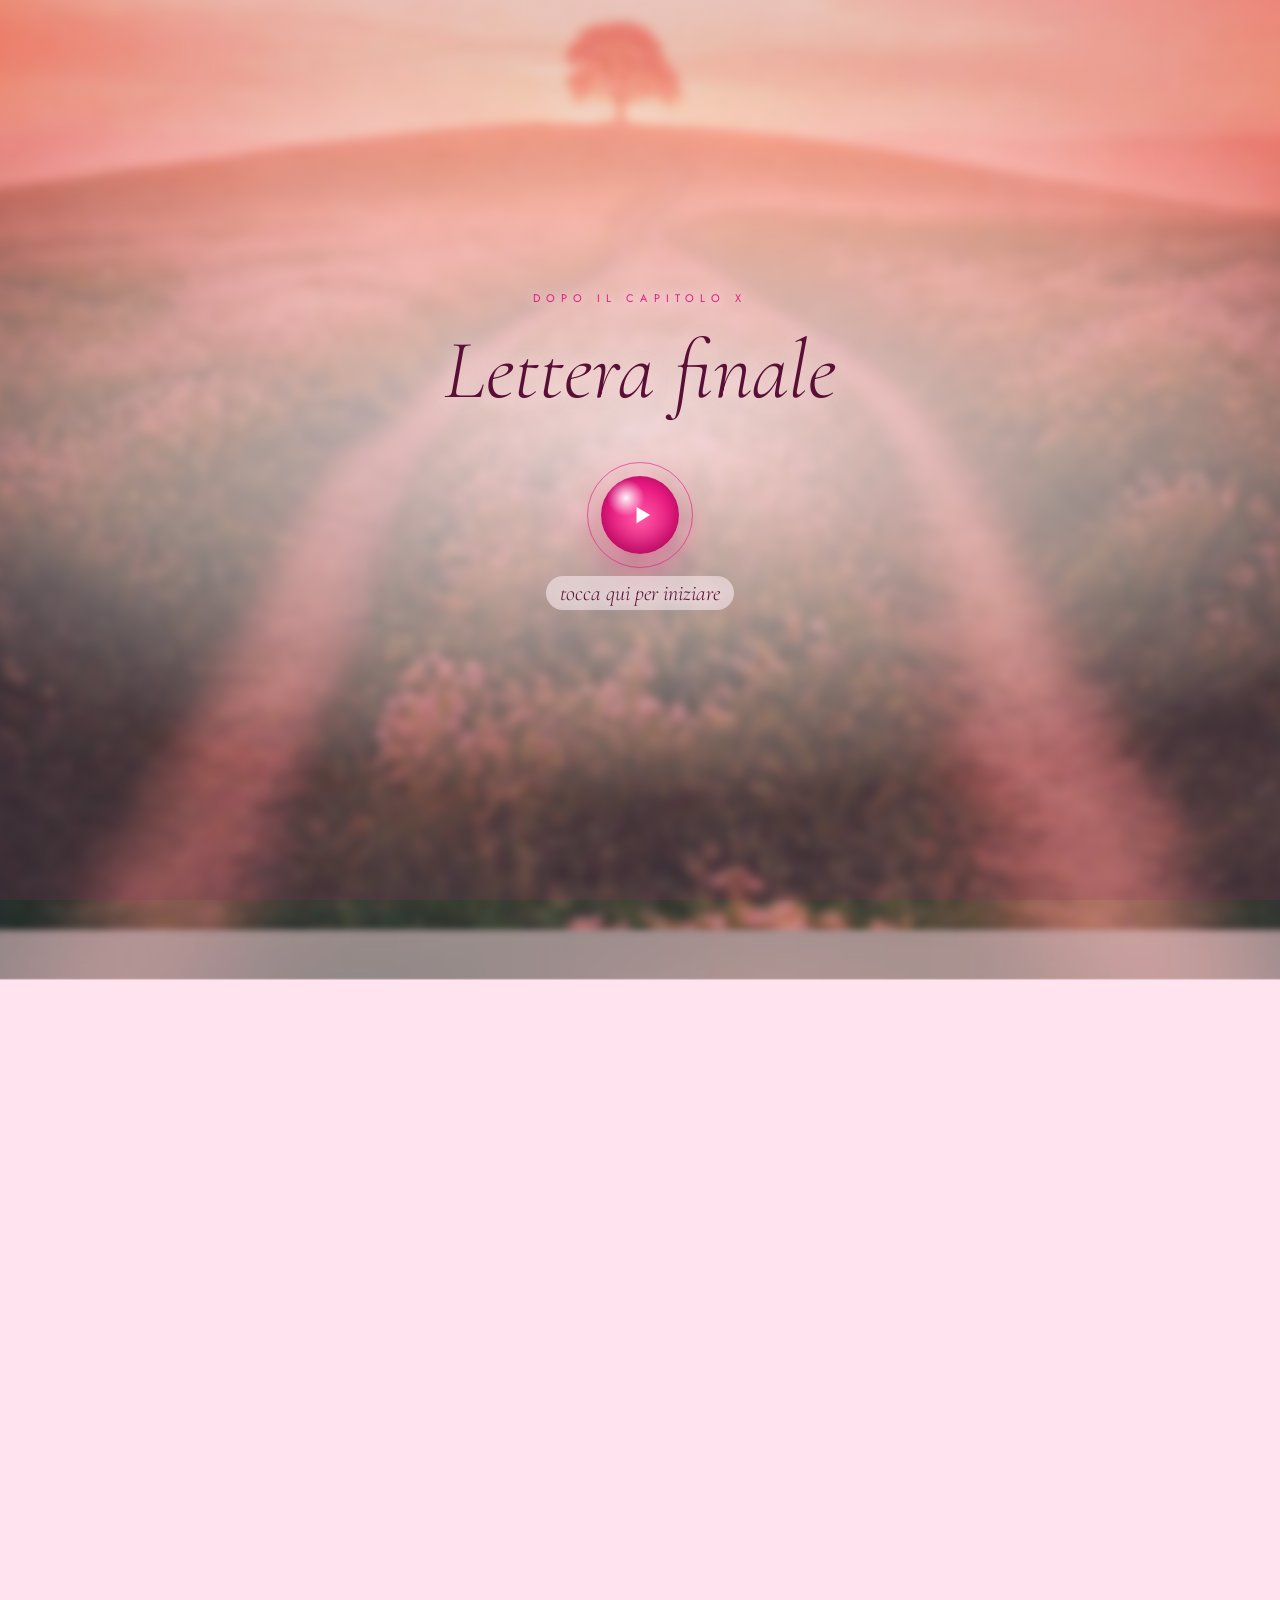
<file: finale.html>
<!doctype html>
<html lang="it">
<head>
<meta charset="utf-8">
<meta name="robots" content="noindex, nofollow">
<meta name="viewport" content="width=device-width, initial-scale=1, viewport-fit=cover">
<meta name="theme-color" content="#ffd3e4">
<link rel="apple-touch-icon" href="apple-touch-icon.png">
<link rel="icon" href="favicon.png">
<title>Lettera finale</title>
<link rel="preconnect" href="https://fonts.googleapis.com">
<link rel="preconnect" href="https://fonts.gstatic.com" crossorigin>
<link href="https://fonts.googleapis.com/css2?family=Cormorant+Garamond:ital,wght@0,300;0,400;0,500;0,600;1,300;1,400;1,500&family=Pinyon+Script&family=Jost:wght@300;400;500&display=swap" rel="stylesheet">
<link rel="stylesheet" href="capitolo.css?v=21">
<style>
  /* ---------- pagine interne ---------- */
  .view{display:none}
  .view.on{display:block;animation:viewIn .9s ease}
  @keyframes viewIn{from{opacity:0;transform:translateY(14px)}to{opacity:1;transform:none}}
  .firma{text-align:right;font-family:"Pinyon Script",cursive;font-size:46px;color:var(--rose);margin:10px 6px 30px}
  .go{display:block;width:100%;margin:40px 0 10px;padding:19px;border:none;border-radius:18px;cursor:pointer;
    font-family:"Jost";font-size:12px;letter-spacing:.32em;text-transform:uppercase;color:#fff;
    background:linear-gradient(135deg,var(--rose),var(--fuchsia));box-shadow:0 14px 34px rgba(232,23,127,.32)}
  .go[disabled]{opacity:0;pointer-events:none}
  .go{transition:opacity .6s}

  /* ---------- il voto a stelle ---------- */
  .stelle{display:grid;grid-template-columns:repeat(5,1fr);gap:8px;margin:34px 0 10px;padding:22px 14px;border-radius:24px;
    background:rgba(255,248,251,.78);backdrop-filter:blur(12px);-webkit-backdrop-filter:blur(12px);box-shadow:0 18px 50px rgba(140,42,94,.15)}
  .stella{border:none;background:none;cursor:pointer;padding:6px 0;display:flex;flex-direction:column;align-items:center;gap:4px;
    -webkit-tap-highlight-color:transparent}
  .stella svg{width:42px;height:42px;transition:transform .3s cubic-bezier(.2,.8,.2,1)}
  .stella path{fill:rgba(140,42,94,.12);stroke:rgba(232,23,127,.35);stroke-width:1.2;transition:fill .3s}
  .stella.on path{fill:url(#gst);stroke:none}
  .stella.on svg{transform:scale(1.08)}
  .stella.pop svg{animation:pop .45s}
  @keyframes pop{40%{transform:scale(1.35) rotate(-8deg)}}
  .stella span{font-size:11px;color:var(--muted);font-family:"Jost"}
  .commento{min-height:150px;margin-top:22px;text-align:center}
  .commento .n{font-family:"Jost";font-weight:300;font-size:64px;line-height:1;
    background:linear-gradient(120deg,var(--rose),var(--fuchsia));-webkit-background-clip:text;background-clip:text;color:transparent}
  .commento .c{font-family:"Cormorant Garamond";font-style:italic;font-size:25px;line-height:1.35;color:var(--ink);margin-top:10px;padding:0 10px}
  .commento.dieci .n{background:linear-gradient(120deg,var(--g4),var(--g3),var(--g2));-webkit-background-clip:text;background-clip:text}
  .commento .hint{font-family:"Cormorant Garamond";font-style:italic;font-size:21px;color:var(--ink2);padding-top:30px}

  /* ---------- la domanda ---------- */
  .scelta{display:block;width:100%;text-align:left;margin-top:16px;padding:24px 22px;border-radius:22px;cursor:pointer;
    font:inherit;border:1.5px solid transparent;-webkit-tap-highlight-color:transparent;transition:transform .3s, box-shadow .3s}
  .scelta:active{transform:scale(.98)}
  .scelta .k{font-family:"Jost";font-size:10px;letter-spacing:.35em;text-transform:uppercase}
  .scelta .t{font-family:"Cormorant Garamond";font-size:26px;line-height:1.2;margin-top:8px}
  .scelta.si{background:linear-gradient(140deg,#e9fff0,#c3f3d4);color:var(--g4);box-shadow:0 16px 40px rgba(11,107,61,.18)}
  .scelta.si .k{color:var(--g3)}
  .scelta.no{background:rgba(255,248,251,.85);color:var(--ink);border-color:rgba(232,23,127,.18);box-shadow:0 16px 40px rgba(140,42,94,.12)}
  .scelta.no .k{color:var(--fuchsia)}
  .sotto-no b{font-weight:600;color:var(--ink)}
  .sotto-no{margin:12px 6px 0;font-family:"Cormorant Garamond";font-style:italic;font-size:17.5px;line-height:1.55;color:var(--ink2)}

  /* ---------- i cambiamenti ---------- */
  .camb{list-style:none;counter-reset:c;margin:30px 0}
  .camb li{counter-increment:c;position:relative;margin-top:12px;padding:20px 20px 20px 62px;border-radius:20px;
    background:rgba(255,248,251,.8);backdrop-filter:blur(10px);-webkit-backdrop-filter:blur(10px);box-shadow:0 12px 34px rgba(140,42,94,.1);
    font-family:"Cormorant Garamond";font-size:19.5px;line-height:1.5;color:#4a0e2e}
  .camb li::before{content:counter(c);position:absolute;left:18px;top:18px;width:30px;height:30px;border-radius:50%;
    display:grid;place-items:center;font-family:"Jost";font-size:13px;font-weight:500;color:#fff;
    background:radial-gradient(circle at 32% 28%,rgba(255,255,255,.6),transparent 40%),linear-gradient(135deg,var(--g2),var(--g3))}

  .prova{text-align:center;margin-top:6px;font-size:12px;letter-spacing:.08em;color:var(--muted);opacity:0;transition:opacity .6s}
  .prova.on{opacity:1}
  .tranquilla{margin:26px 0 8px;padding:20px 22px;border-radius:20px;background:rgba(255,248,251,.7);
    border:1px dashed rgba(23,168,92,.45);font-family:"Cormorant Garamond";font-size:19px;line-height:1.5;color:#4a0e2e}
  .tranquilla .k{font-family:"Jost";font-size:10px;letter-spacing:.35em;text-transform:uppercase;color:var(--g3);margin-bottom:8px}
  .tranquilla p+p{margin-top:8px}
  .back{display:inline-block;border:none;background:rgba(255,248,251,.75);padding:11px 16px;border-radius:999px;cursor:pointer;
    font-family:"Jost";font-size:12px;letter-spacing:.12em;color:var(--ink2);box-shadow:0 6px 18px rgba(140,42,94,.12);
    touch-action:manipulation;-webkit-tap-highlight-color:transparent}
  .view > .back:first-child{margin-bottom:26px}

  .principale{margin:30px 0 10px;padding:22px 22px 18px;border-radius:22px;text-align:center;
    background:linear-gradient(140deg,#e9fff0,#c3f3d4);box-shadow:0 16px 40px rgba(11,107,61,.18);
    font-family:"Cormorant Garamond";font-size:21px;line-height:1.45;color:var(--g4)}
  .principale .k{font-family:"Jost";font-size:10px;letter-spacing:.35em;text-transform:uppercase;color:var(--g3);margin-bottom:10px}
  .principale p+p{margin-top:10px}
  .playlist{margin:44px auto 10px;width:88%;transform:rotate(-1.5deg);padding:10px 10px 14px;background:#fffdfb;border-radius:8px;
    box-shadow:0 20px 46px rgba(140,42,94,.24)}
  .playlist img{width:100%;display:block;border-radius:4px}
  .playlist figcaption{margin-top:12px;padding:0 6px;font-family:"Cormorant Garamond";font-style:italic;font-size:18.5px;line-height:1.45;color:var(--ink2);text-align:center}
  .reveal.playlist.in{transform:rotate(-1.5deg)}
  /* ---------- il nostro video (segnaposto) ---------- */
  .nostro-video{position:relative;margin:26px auto 14px;width:78%;aspect-ratio:9/16;border-radius:22px;overflow:hidden;
    background:radial-gradient(70% 50% at 30% 25%,rgba(255,255,255,.55),transparent 70%),
               radial-gradient(60% 60% at 70% 75%,rgba(95,227,154,.35),transparent 70%),
               linear-gradient(160deg,#ffc6dc,#e8177f);
    box-shadow:0 26px 60px rgba(140,42,94,.3), 0 0 0 6px rgba(255,255,255,.6)}
  .nostro-video::after{content:"";position:absolute;inset:0;background:linear-gradient(110deg,transparent 30%,rgba(255,255,255,.35) 50%,transparent 70%);
    background-size:250% 100%;animation:luccica 3.2s ease-in-out infinite}
  @keyframes luccica{0%{background-position:120% 0}100%{background-position:-120% 0}}
  .nv-play{position:absolute;left:50%;top:50%;width:76px;height:76px;margin:-38px 0 0 -38px;border-radius:50%;display:grid;place-items:center;
    background:rgba(255,255,255,.88);box-shadow:0 12px 30px rgba(90,15,54,.3);z-index:1}
  .nv-play svg{width:28px;height:28px;fill:var(--fuchsia);margin-left:4px}
  .nv-rec{position:absolute;top:16px;left:16px;font-family:"Jost";font-size:12px;letter-spacing:.15em;color:#fff;z-index:1;animation:blink 1.6s steps(1) infinite}
  .nv-tc{position:absolute;bottom:16px;right:16px;font-family:"Jost";font-size:12px;letter-spacing:.1em;color:rgba(255,255,255,.9);z-index:1}
  @keyframes blink{50%{opacity:.25}}
  .nv-testo{text-align:center;font-family:"Cormorant Garamond";font-style:italic;font-size:23px;line-height:1.45;color:var(--ink);margin:18px 0 30px}
  .nv-testo b{font-style:normal;font-weight:600;color:var(--fuchsia)}
  .coda-btn{margin-top:30px;background:linear-gradient(135deg,#3a0c27,#8c2a5e)}

  /* ---------- titoli di coda ---------- */
  #v-coda.on{position:fixed;inset:0;z-index:90;background:#1a0812;animation:viewIn 1.2s ease}
  .coda{position:absolute;inset:0;overflow:hidden;
    -webkit-mask-image:linear-gradient(transparent,#000 14%,#000 86%,transparent);mask-image:linear-gradient(transparent,#000 14%,#000 86%,transparent)}
  .coda-roll{position:absolute;left:0;right:0;top:100%;padding:0 26px;text-align:center;color:#ffe3ee}
  #v-coda.on .coda-roll{animation:scorri 95s linear forwards}
  @keyframes scorri{from{transform:translateY(0)}to{transform:translateY(calc(-100% - 100vh))}}
  .cv-top{font-family:"Cormorant Garamond";font-style:italic;font-size:32px;line-height:1.25;color:#fff;margin-bottom:80px}
  .cv-voce{margin:0 0 46px}
  .cv-k{font-family:"Jost";font-size:11px;letter-spacing:.38em;text-transform:uppercase;color:var(--rose)}
  .cv-v{margin-top:8px;font-family:"Cormorant Garamond";font-style:italic;font-size:21px;line-height:1.45;color:#ffe3ee}
  .cv-sez{margin:90px 0 26px;font-family:"Jost";font-size:12px;letter-spacing:.45em;text-transform:uppercase;color:var(--g2)}
  .cv-song{display:flex;justify-content:space-between;gap:14px;max-width:340px;margin:0 auto 12px;font-family:"Cormorant Garamond";font-size:19px;color:#fff;text-align:left}
  .cv-song i{color:#c98aa9;text-align:right;font-size:17px}
  .cv-nomi{font-family:"Cormorant Garamond";font-style:italic;font-size:44px;color:#fff}
  .cv-nomi small{font-size:.5em;color:var(--rose)}
  .cv-cina{margin:70px 0;font-size:40px;letter-spacing:.2em;color:var(--rose)}
  .cv-fine{font-family:"Cormorant Garamond";font-style:italic;font-size:30px;color:#fff;padding-bottom:40px}
  .cv-fine span{display:block;font-family:"Pinyon Script",cursive;font-size:48px;color:var(--rose);margin-top:8px}
  .coda-esci{position:fixed;left:50%;bottom:calc(14px + env(safe-area-inset-bottom));transform:translateX(-50%);z-index:91;opacity:.45;white-space:nowrap;font-size:11px;padding:8px 14px;background:rgba(255,248,251,.18);color:#ffe3ee;box-shadow:none}
  .cv-luna{margin:110px 0 90px;font-family:"Cormorant Garamond";font-style:italic;font-size:44px;line-height:1.15;color:#fff}
  .cv-luna small{display:block;margin-top:16px;font-style:normal;font-size:24px;letter-spacing:.2em;color:var(--rose)}
  .cv-moon{width:110px;height:110px;margin:0 auto 34px;border-radius:50%;
    background:radial-gradient(circle at 38% 34%,#fffdf6 0%,#fff3e0 38%,#f7d9b8 70%,#e9bf98 100%);
    box-shadow:0 0 50px 14px rgba(255,236,214,.55),0 0 140px 40px rgba(255,150,200,.35)}
  .form-p{margin-top:8px;font-family:"Cormorant Garamond";font-size:17.5px;line-height:1.45;color:var(--ink2)}
  .form-lab{margin-top:18px;font-family:"Jost";font-size:11px;letter-spacing:.25em;text-transform:uppercase;color:var(--fuchsia)}
  .form-lab span{color:var(--muted);letter-spacing:.1em;text-transform:none}
  .form-lab + textarea{margin-top:8px}
  /* biglietti per il Brasile */
  .biglietti{position:relative;height:345px;margin:22px auto 6px;max-width:360px}
  .bg-t{position:absolute;left:4%;right:10%;top:0;padding:16px 18px 14px;border-radius:16px;transform:rotate(-4deg);
    background:linear-gradient(135deg,#fffdfb,#ffeef5);box-shadow:0 18px 40px rgba(140,42,94,.22);border-left:8px solid var(--fuchsia);font-family:"Jost";color:var(--ink)}
  .bg-t.secondo{top:172px;left:10%;right:4%;transform:rotate(3deg);border-left-color:var(--g3)}
  .bg-top{display:flex;justify-content:space-between;font-size:10px;letter-spacing:.3em;text-transform:uppercase;color:var(--muted)}
  .bg-rotta{display:flex;align-items:center;justify-content:space-between;margin:8px 0 10px;font-size:34px;font-weight:500;letter-spacing:.04em}
  .bg-rotta i{font-style:normal;font-size:20px;color:var(--fuchsia);flex:1;text-align:center;border-bottom:1px dashed rgba(140,42,94,.3);margin:0 12px;line-height:1.6}
  .bg-row{display:flex;justify-content:space-between;gap:10px;font-size:14px;font-weight:500}
  .bg-row small{display:block;font-size:9px;letter-spacing:.2em;text-transform:uppercase;color:var(--muted);font-weight:400}
  #v-fine .ch-head + .txt::first-letter{float:none;font-size:inherit;line-height:inherit;padding:0;color:inherit;font-style:inherit}
  /* ---------- fine dei titoli di coda ---------- */
  .coda-fine{position:absolute;inset:0;z-index:2;display:flex;flex-direction:column;align-items:center;justify-content:center;gap:18px;
    padding:0 30px;text-align:center;opacity:0;pointer-events:none;transition:opacity 2s ease}
  .coda-fine.on{opacity:1;pointer-events:auto}
  .cf-diario{margin-bottom:26px}
  .cf-diario[hidden]{display:none}
  .cf-k{font-family:"Jost";font-size:10px;letter-spacing:.4em;text-transform:uppercase;color:var(--rose)}
  .cf-t{margin:10px 0 24px;font-family:"Cormorant Garamond";font-style:italic;font-size:38px;line-height:1.15;color:#fff}
  .cf-btn{display:inline-block;padding:17px 28px;border-radius:30px;text-decoration:none;
    font-family:"Jost";font-size:12px;letter-spacing:.25em;text-transform:uppercase;color:#fff;
    background:linear-gradient(135deg,#ff5aa5,#e8177f);box-shadow:0 14px 34px rgba(232,23,127,.35)}
  .cf-link{border:1px solid rgba(255,227,238,.35);background:none;border-radius:26px;padding:12px 24px;cursor:pointer;text-decoration:none;
    font-family:"Jost";font-size:11px;letter-spacing:.25em;text-transform:uppercase;color:#ffe3ee}
  /* ---------- l'ultima parola, sotto chiave ---------- */
  .ultima{margin:44px 0 30px;padding:26px 22px;border-radius:24px;text-align:center;background:rgba(255,248,251,.8);
    backdrop-filter:blur(12px);-webkit-backdrop-filter:blur(12px);box-shadow:0 18px 50px rgba(140,42,94,.15);border:1.5px dashed rgba(232,23,127,.3)}
  .u-lock{width:54px;height:54px;margin:0 auto 12px;border-radius:50%;display:grid;place-items:center;background:linear-gradient(135deg,#ffe8f2,#ffd3e4)}
  .u-lock svg{width:24px;height:24px;fill:none;stroke:var(--fuchsia);stroke-width:1.6;stroke-linecap:round}
  .u-k{font-family:"Jost";font-size:10px;letter-spacing:.35em;text-transform:uppercase;color:var(--fuchsia);margin-bottom:10px}
  .ultima p{font-family:"Cormorant Garamond";font-size:18.5px;line-height:1.5;color:var(--ink2);margin-bottom:8px}
  .ultima .u-pw{font-size:16px;color:var(--muted)}
  .ultima .u-pw b{font-family:"Jost";font-weight:500;color:var(--g3);letter-spacing:.08em}
  .u-form{display:flex;gap:10px;margin-top:14px}
  .u-form input{flex:1;min-width:0;padding:14px 16px;border-radius:14px;border:1px solid rgba(232,23,127,.25);background:#fff;outline:none;
    font-family:"Jost";font-size:20px;letter-spacing:.2em;text-align:center;color:var(--ink)}
  .u-form input:focus{border-color:var(--fuchsia)}
  .u-form button{padding:0 22px;border:none;border-radius:14px;cursor:pointer;font-family:"Jost";font-size:12px;letter-spacing:.25em;text-transform:uppercase;color:#fff;
    background:linear-gradient(135deg,#ff5aa5,#e8177f)}
  .ultima.shake{animation:ushake .45s}
  @keyframes ushake{20%,60%{transform:translateX(-8px)}40%,80%{transform:translateX(8px)}}
  .u-aperta{display:none;font-family:"Pinyon Script",cursive;font-size:84px;line-height:1.1;padding:20px 0 6px;
    background:linear-gradient(120deg,#e8177f,#ff5aa5 55%,#e8177f);-webkit-background-clip:text;background-clip:text;color:transparent}
  .ultima.aperta{border-style:solid;border-color:rgba(232,23,127,.18)}
  .ultima.aperta .u-chiusa{display:none}
  .ultima.aperta .u-aperta{display:block;animation:uapri 1.6s cubic-bezier(.2,.8,.2,1)}
  @keyframes uapri{from{opacity:0;transform:scale(.85);filter:blur(8px)}}
  /* ---------- scrivimi ---------- */
  .form{margin-top:44px}
  .form-box{padding:24px 20px;border-radius:24px;background:rgba(255,248,251,.85);
    backdrop-filter:blur(12px);-webkit-backdrop-filter:blur(12px);box-shadow:0 18px 50px rgba(140,42,94,.15)}
  .form-box + .form-box{margin-top:22px}
  .form-box.invio{text-align:center;border:1.5px solid rgba(232,23,127,.25)}
  .form-box.invio .form-p{margin-top:6px}
  .form .k{font-family:"Jost";font-size:10px;letter-spacing:.35em;text-transform:uppercase;color:var(--fuchsia)}
  .form h3{font-family:"Cormorant Garamond";font-weight:400;font-style:italic;font-size:28px;color:var(--ink);margin-top:6px}
  .form textarea{display:block;width:100%;min-height:150px;margin-top:16px;padding:16px;border-radius:16px;resize:vertical;
    border:1px solid rgba(232,23,127,.2);background:#fff;font-family:"Jost";font-size:16px;line-height:1.5;color:var(--ink);outline:none}
  .form textarea:focus{border-color:var(--fuchsia)}
  .form .go{margin-top:16px}
  .form-diario{margin:18px 0 4px;padding:16px 16px 6px;border-radius:16px;background:linear-gradient(135deg,#eafbf0,#f4fff7);border:1px solid rgba(23,168,92,.25)}
  .form-diario[hidden]{display:none}
  .form-diario .fd-k{font-family:"Jost";font-size:10px;letter-spacing:.35em;text-transform:uppercase;color:var(--g3);margin-bottom:6px}
  .form-diario p{font-family:"Cormorant Garamond";font-size:17.5px;line-height:1.45;color:var(--ink2);margin-bottom:10px}
  .form .stato{text-align:center;margin-top:12px;font-size:13px;color:var(--muted);min-height:1.2em}
  .form .stato a{color:var(--fuchsia)}
</style>
</head>
<body class="locked">

<svg width="0" height="0" style="position:absolute"><defs>
  <linearGradient id="gst" x1="0" y1="0" x2="1" y2="1"><stop offset="0" stop-color="#ff5aa5"/><stop offset="1" stop-color="#e8177f"/></linearGradient>
</defs></svg>

<div class="bg"></div>
<div class="bg-photo" data-src="foto/c11-sfondo.jpg"></div>
<div class="bg-tint"></div>
<canvas id="petals"></canvas>
<a class="indice-fab" href="index.html#capitoli" aria-label="Indice"><svg viewBox="0 0 24 24"><path d="M5 7h14M5 12h14M5 17h9"/></svg>indice</a>

<audio id="song" src="musica/finale.mp3?v=6" loop preload="auto" playsinline></audio>
<audio id="song2" src="musica/telephones.mp3?v=6" loop preload="auto" playsinline></audio>
<audio id="song3" src="musica/capitolo-6.mp3?v=6" preload="none" playsinline></audio>
<button class="music" id="music" aria-label="Musica"><span class="bars"><i></i><i></i><i></i></span></button>

<!-- ============ SCHERMATA TITOLO ============ -->
<div class="cover con-img" id="cover" style="--img:url(foto/c11-1.jpg)">
  <div class="cv-num">dopo il capitolo X</div>
  <div class="cv-title">Lettera finale</div>
  <button class="tap" id="tap" aria-label="Tocca qui per iniziare">
    <span class="circle"><svg viewBox="0 0 24 24"><path d="M7 4.5v15l12.5-7.5z"/></svg></span>
    <span class="label">tocca qui per iniziare</span>
  </button>
</div>

<main>

  <!-- ============ 1 · LA LETTERA ============ -->
  <section class="view on" id="v-lettera">
    <header class="ch-head reveal">
      <div class="n">lettera finale</div>
      <h1>Per te</h1>
      <div class="orn"></div>
    </header>
    <p class="txt reveal">In tutti gli altri capitoli ti ho già detto tanto. Ti ho detto tutto quello che volevo che sapessi. I miei ricordi, tutti.</p>
    <p class="txt reveal">Però voglio che tu sappia ancora una cosa.</p>
    <div class="big reveal">In te vedo un grandissimo successo.<small>non solo lavorativo. soprattutto personale.</small></div>
    <figure class="pola reveal"><div class="ph"><img src="foto/vere/mano-occhio.jpg" alt="" decoding="async"></div></figure>
    <p class="txt reveal">Sei una persona fantastica. Avrei moltissime cose da dirti, e non finirei più.</p>
    <div class="big reveal">Mi manchi<br>tantissimo.</div>
    <figure class="pola dx reveal"><div class="ph"><img src="foto/vere/occhiali.jpg" alt="" loading="lazy" decoding="async"></div></figure>
    <p class="txt reveal">Ti auguro di continuare il tuo percorso. E auguro a te, e anche a me, di migliorare. Di migliorarmi, fino a quando non starò bene.</p>
    <p class="txt reveal">E che i nostri percorsi, un po', si rincontrino.</p>
    <figure class="foto reveal"><img src="foto/c11-1.jpg" alt="" decoding="async"><figcaption>due strade</figcaption></figure>
    <p class="txt reveal">So che nella tua testa ci sono tantissimi dubbi. Anzi, forse non sono più dubbi: ormai sono conferme. Che io non sia una persona affidabile. Che io possa lasciarti andare di nuovo.</p>
    <p class="txt reveal">Ed è vero. Capisco benissimo questo tuo sentimento.</p>
    <p class="txt reveal">Però non ho mai fatto un percorso così profondo in vita mia. Non ho mai cambiato così tanto la mia vita. E non ho mai preso una batosta così forte. Il percorso è vero, ed è anche per me.</p>
    <div class="big reveal">Sono completamente<br>innamorato di te.<small>non so cos'altro dirti</small></div>
    <p class="txt reveal">Ti vorrei fare tantissime promesse. Ho già pensato anche a come sarebbe la nostra prima uscita, a come la organizzerei: me la sono scritta nelle note, il giorno 6.</p>
    <p class="txt reveal">E il mio unico desiderio è vederti sorridere. Con me.</p>
    <p class="txt reveal"><span class="nikol">Nikol</span>, io ti ho conosciuta quando non volevi niente. E so quanto è stato difficile.</p>
    <p class="txt reveal">Ora lo sarebbe ancora di più. Ma questo rischio lo sopporterei, anche se fa male sentirti così distaccata.</p>
    <p class="txt reveal">Mi manchi veramente. Le mie note lo sanno benissimo.</p>
    <p class="txt reveal">So che sarebbe l'ennesima chance. E non mi piace dire frasi come <em>“ora sono diverso”</em>, <em>“ora sono cambiato”</em>. Preferisco dirti un'altra cosa.</p>
    <div class="quote reveal">Continuiamo questo percorso<br>di vita, insieme.</div>
    <p class="txt reveal">Un giorno tutto questo sarà solo un brutto ricordo. E sarò il primo a dare una lezione a mio figlio, o a mia figlia, quando avrà la sua prima morosetta o il suo primo moroso.</p>
    <p class="txt reveal">E sì, sarò anche quello che farà il ballerino con lei, o con lui, al saggio della scuola. Hahaha.</p>
    <p class="txt reveal">Basta che non mi filmi :)</p>
    <p class="txt reveal">Sto spendendo moltissimo per questo percorso. E sai quanto sono attaccato ai soldi. Nei messaggi non sono riuscito a spiegartelo, ma non mi interessa più: voglio stare bene.</p>
    <p class="txt reveal">E in noi cerco solo questo.</p>
    <p class="txt reveal">Non siamo mai riusciti a divertirci abbastanza. Abbiamo passato più tempo a risolvere i nostri problemi, ma soprattutto i miei. Il nostro percorso deve essere anche divertimento.</p>
    <div class="big reveal">Love should<br>be fun 🙂<small>non siamo mai riusciti a viverlo così</small></div>
    <p class="txt reveal">E sarebbe bello, un giorno, poter continuare questa storia insieme. Qui, su questo sito che ho creato per noi. Riempirlo con tutto.</p>
    <p class="txt reveal">Infatti non ho scritto proprio tutto. Tante cose vorrei che un giorno le potessimo aggiungere insieme. Che le potessi aggiungere anche tu.</p>
    <figure class="playlist reveal">
      <img src="foto/vere/playlist.jpg" alt="" loading="lazy" decoding="async">
      <figcaption>Però, guarda che ho provato tantissime volte a entrare da questo link, ma non funziona: è scaduto. Tra l'altro l'ho provato anche due giorni dopo, appena ho visto che l'avevi messo 🙂</figcaption>
    </figure>
    <p class="txt reveal">Ma se non sarà così, ti ringrazio. Per questa fantastica storia che mi hai dato. Mi servirà.</p>
    <p class="txt reveal">E in ogni caso, comunque vada, lo so che è strano da dire, ma ti ringrazio anche per questa batosta.</p>
    <p class="txt reveal">Perché mi ha fatto rendere conto di cosa voglio veramente nella vita. Di cosa mi interessa di più. E anche di quello che ho perso.</p>
    <p class="txt reveal">Ti meriti un'altra persona, e lo so. Vorrei tanto essere io. Ma accetterò anche questo.</p>
    <p class="txt reveal">Devo lasciarti andare, davvero. L'amore è mancanza, non possesso. È giusto così.</p>
    <p class="txt reveal">E non preoccuparti: so le nottate che hai passato anche tu. Io mi merito di molto peggio, e lo sto passando. Ed è giusto così.</p>
    <p class="txt reveal">Quando arriverò al fondo, quello totale, che ho già visto, chiederò aiuto. Non a te, ovviamente. Ma per te: perché tu devi essere spensierata. E te lo meriti, di esserlo.</p>
    <p class="txt reveal">Voglio bene anche alla tua famiglia, che mi ha sempre voluto bene e mi ha accettato. Non so cosa se ne farà della friggitrice, ma spero l'abbia apprezzata.</p>
    <p class="txt reveal">Chiedi scusa tanto, anche da parte mia, a Demis, per la sofferenza che gli ho fatto passare. Non ti nego che ho pensato tante volte di scrivergli, ma per fortuna mi sono fermato: avrei fatto tanto peggio. È una brava persona, e ci tiene tantissimo a te.</p>
    <p class="txt reveal">E scusa per la sofferenza che ho fatto passare a tutta la tua famiglia, che ti è stata vicina. Io, purtroppo, non riesco a dirglielo di persona. Non me la sento.</p>
    <p class="txt reveal">Salutameli tanto. Gli voglio bene.</p>
    <p class="txt reveal">Spero che questa storia ti sia piaciuta. Spero di poterti fare tante altre cose così.</p>
    <p class="txt reveal">E spero di non essere mai solo un numero, tra le mille persone che hai conosciuto nella tua vita.</p>
    <p class="txt reveal">Permettimi di dirlo un'ultima volta: grazie, amore.</p>
    <div class="ultima reveal" id="ultima">
      <div class="u-chiusa">
        <div class="u-lock"><svg viewBox="0 0 24 24"><rect x="5" y="10.5" width="14" height="10" rx="2.5"/><path d="M8 10.5V8a4 4 0 0 1 8 0v2.5"/></svg></div>
        <div class="u-k">un'ultima parola</div>
        <p>Qui sotto c'è ancora una cosa. Se non vuoi saperne nulla, non mettere la password: ti sembreranno parole al vento.</p>
        <p class="u-pw">La password è sempre la stessa: <b>2323</b></p>
        <form class="u-form" id="u-form" autocomplete="off">
          <input id="u-pw" inputmode="numeric" maxlength="5" placeholder="••••" aria-label="Password">
          <button type="submit">apri</button>
        </form>
      </div>
      <div class="u-aperta" aria-hidden="true">Ti amo.</div>
    </div>
    <div class="quote reveal">Ti voglio<br>tantissimo bene.</div>
    <div class="luna reveal">
      <div class="moon"></div>
      <div class="frase">Oggi la luna è bella,<br>vero?</div>
      <div class="jp">月が綺麗ですね</div>
    </div>
    <div class="firma reveal">Francesco</div>
    <button class="go reveal" data-go="v-voto">un'ultima cosa →</button>
  </section>

  <!-- ============ 2 · IL VOTO ============ -->
  <section class="view" id="v-voto">
    <header class="ch-head">
      <div class="n">un'ultima cosa</div>
      <h1>Il voto</h1>
      <div class="orn"></div>
    </header>
    <p class="txt">Per tanto tempo il voto me l'hai dato tu. Sei su dieci, sette, otto, nove… e a Praga dieci.</p>
    <p class="txt">Adesso tocca ancora a te. Dai un voto a tutto questo.</p>
    <div class="stelle" id="stelle"></div>
    <div class="commento" id="commento"><div class="hint">provale un po' tutte:<br>sotto ogni stella ho scritto qualcosa</div></div>
    <p class="prova" id="prova">provale tutte, sotto ognuna c'è qualcosa</p>
    <button class="go" id="go-voto" data-go="v-domanda" disabled>avanti →</button>
  </section>

  <!-- ============ 3 · LA DOMANDA ============ -->
  <section class="view" id="v-domanda">
    <header class="ch-head">
      <div class="n">la risposta</div>
      <h1>Un'ultima domanda</h1>
      <div class="orn"></div>
    </header>
    <p class="txt">Dopo questa pagina c'è una risposta definitiva. Qui si chiude il cerchio. E grazie per aver visto tutto, fino a qui.</p>
    <p class="txt">Prima, però, voglio dirti una cosa. So quante cose vorresti scrivermi, del male che ti ho fatto. Le so tutte. So tutti i motivi per cui non vuoi continuare: me li hai detti mille volte, e me li hai ridetti anche alla fine. E mi hai già lasciato completamente a pezzi.</p>
    <p class="txt">Quindi, se la tua risposta è no, ti chiedo di non riscriverli tutti adesso, in un momento in cui sto malissimo. So già che il no viene da tutto questo.</p>
    <p class="txt">E se la tua risposta è sì, io non farò niente. Aspetterò semplicemente un tuo messaggio, e ti lascerò tranquilla. Nessuna pressione, da nessuna parte. Non ho fretta di niente.</p>
    <div class="tranquilla">
      <div class="k">prima di rispondere</div>
      <p>Puoi aprirle tutte e due, tranquilla. La risposta non mi arriva quando la tocchi: mi arriva solo se poi premi <b>invia</b>.</p>
      <p>Anche perché non è bello chiederti una risposta così netta, che magari non vuoi dare.</p>
      <p>Non mi aspetto una risposta adesso. E qualunque sia, puoi sempre cambiarla.</p>
    </div>
    <p class="txt">E ti dico la verità: me ne rendo conto. La risposta, in fondo, la so già. È no. Perché hai tutte le ragioni, e io faccio fatica a trovarti delle ragioni per farti cambiare idea.</p>
    <p class="txt">Questa, lo ammetto, è pura speranza.</p>
    <p class="txt">Migliorerò. Voglio diventare una persona migliore, anche per me stesso. Avevo bisogno di piangere tanto, e spero di riprendermi presto.</p>
    <p class="txt">E spero che, comunque vada, nei ricordi che hai con me sia rimasto del bene.</p>
    <p class="txt"><em>Ti voglio tantissimo bene.</em></p>
    <p class="txt">Ci terrei che tu mi dicessi una cosa:</p>
    <button class="scelta si" data-scelta="si"><div class="k">risposta 1</div><div class="t">Continua il tuo percorso. Potremo rincontrarci in futuro.</div></button>
    <button class="scelta no" data-scelta="no"><div class="k">risposta 2</div><div class="t">No, Francesco. Per me basta, per sempre.</div></button>
    <p class="sotto-no">Non ti preoccupare, davvero: dimmelo. Mi aiuterebbe a capire che è finita per sempre, perché un po' ci credo sempre. Se mi si chiudono le speranze, almeno ho finito. Non ti disturberò più, toglierò quella playlist su Spotify. E stai tranquilla: non mi farò del male. Starò male, sì, ma mi riprenderò. Preferisco mille volte che tu mi dica basta per sempre, piuttosto che illudermi perché hai paura che io stia male. Quindi dimmelo davvero, senza problemi.</p>
    <p class="sotto-no"><b>E comunque non è una tua responsabilità mettere fine a questa relazione: l'ho già messa fine io. Quindi non sentirti questa colpa, per favore.</b></p>
  </section>

  <!-- ============ 4a · SÌ ============ -->
  <section class="view" id="v-si">
    <button class="back" data-go="v-domanda">← torna alla domanda</button>
    <header class="ch-head">
      <div class="n">risposta 1</div>
      <h1>Però…</h1>
      <div class="orn"></div>
    </header>
    <div class="big reveal">ci saranno<br>dei cambiamenti.</div>
    <p class="txt reveal">Se hai cliccato qui, so che qualcosa può ancora essersi creato. E non ho mai avuto così tanta paura di perderti come stavolta.</p>
    <p class="txt reveal">Ho tante idee su quello che vorrei fare. Questi sono i punti che vorrei applicare io.</p>
    <p class="txt reveal">Ma una relazione si costruisce insieme: sono idee, non regole. Il resto lo scriveremmo in due.</p>
    <div class="principale reveal">
      <div class="k">il punto principale</div>
      <p>Non si va mai a dormire senza aver risolto la situazione.</p>
      <p>E voglio finire la mia terapia, per mostrarti la persona che meriti di avere.</p>
    </div>
    <ol class="camb">
      <li class="reveal">Mi piacerebbe, la sera prima di dormire, scriverti un messaggio dove ti dedico qualcosa. Con calma: non per forza tutti i giorni. Non voglio pressarti.</li>
      <li class="reveal">Non ti scriverei cose sull'amore finché non sarai tu a scrivermele. Non siamo niente: dovrei ricominciare da zero per riconquistarti. E può anche essere che non succeda.</li>
      <li class="reveal">Vorrei messaggi semplici: augurarti la giornata, raccontarci le cose belle, quelle brutte, tutto.</li>
      <li class="reveal">Vorrei scrivere ogni giorno come voglio migliorarmi, e capire insieme cosa possiamo migliorare.</li>
      <li class="reveal">Non vorrei mai deprimerti. Sarebbe solo raccontarci come andiamo.</li>
      <li class="reveal">Non riprenderei il passato. Il passato è vero, non bisogna dimenticarlo. Ma ricominciare dal passato, adesso, sarebbe la cosa peggiore che possiamo fare. Vorrei che fosse davvero un inizio da zero: ce lo siamo detti tante volte, anche tu, e non ci siamo mai riusciti.</li>
      <li class="reveal">Nessuna fretta. Non ti chiederei mai di vederci.</li>
      <li class="reveal">Vorrei lasciarti vivere completamente la tua esperienza.</li>
      <li class="reveal">Ti racconterei anche le mie cose: tra una settimana, forse già la prossima, dovrei partire per Milano.</li>
      <li class="reveal">Vivrei sapendo che stavolta posso perderti. E con una voglia di riconquistarti a mille.</li>
    </ol>
    <div class="sub reveal">un sogno</div>
    <p class="txt reveal">E se mai stai pensando di trasferirti a Milano… perché non pensarci insieme, dopo esserci ricostruiti? 😉</p>
    <p class="txt reveal">Oppure pensa tu a un bel posto. All'affitto potrei pensarci io (anche se non me lo permetteresti mai). Sarebbe un sogno da realizzare insieme. E sarebbe bellissimo.</p>
    <div class="quote reveal">Ma sono tutti<br>sogni appesi.</div>
    <div class="sub reveal">da zero, davvero</div>
    <p class="txt reveal">Il passato. Ce lo siamo detti tante volte: bisognerebbe chiuderlo. E non ci siamo mai riusciti.</p>
    <p class="txt reveal">Per questo, se ricominciamo qualcosa, non ricominciamolo a Caldogno. Un paese che ci ha tolto tanto. Tutto. Non sarà lì.</p>
    <p class="txt reveal">La scelta di andarcene da Caldogno, è vero, viene tanto anche da noi. Ma non solo. Se restiamo lì non riusciamo mai a chiudere le cose che ci hanno fatto male: il contesto ci riporta sempre a ripensarci, e a pensare male di quello che è successo.</p>
    <p class="txt reveal">Se si ricomincia da zero, voglio che sia da zero davvero. Anche conoscermi di nuovo, da capo.</p>
    <p class="txt reveal">Lo so che il passato non si dimentica. Ma forse è proprio così che capiresti davvero se sono, o non sono più, la persona che vuoi avere a fianco.</p>
    <p class="txt reveal">Perché anche tu ti sei basata tanto sul mio passato. Sulla persona che ero, quella di cui ti sei innamorata. Tante volte ho visto che andavi avanti perché ti ricordavo chi ero, e speravi che tornassi quella persona.</p>
    <div class="big reveal">Ripartire da zero.<small>secondo me è il modo più giusto</small></div>
    <div class="quote reveal">Con calma. Tutto con calma.<br>Ricostruire la base da zero.</div>
    <p class="txt reveal">Perché anch'io sto ricostruendo la mia. E ho una paura immensa di perderti di nuovo.</p>
    <div class="sub reveal">il nostro video</div>
    <div class="nostro-video reveal">
      <div class="nv-play"><svg viewBox="0 0 24 24"><path d="M7 4.5v15l12.5-7.5z"/></svg></div>
      <div class="nv-rec">● REC</div>
      <div class="nv-tc">00:00:00:00</div>
    </div>
    <p class="nv-testo reveal">Qui dentro costruirò il nostro video.<br><b>Promesso.</b><br>Spero non sia troppo tardi…</p>
    <div class="sub reveal">un'altra piccola promessa</div>
    <p class="txt reveal">E se va tutto bene… perché no: fare questo viaggio insieme.</p>
    <div class="biglietti reveal">
      <div class="bg-t">
        <div class="bg-top"><span>Carta d'imbarco</span><span>✈︎</span></div>
        <div class="bg-rotta"><b>ITA</b><i>✈︎</i><b>BRA</b></div>
        <div class="bg-row"><div><small>passeggero</small>Nikol</div><div><small>partenza</small>estate 2027</div><div><small>posto</small>finestrino</div></div>
      </div>
      <div class="bg-t secondo">
        <div class="bg-top"><span>Carta d'imbarco</span><span>✈︎</span></div>
        <div class="bg-rotta"><b>ITA</b><i>✈︎</i><b>BRA</b></div>
        <div class="bg-row"><div><small>passeggero</small>Francesco</div><div><small>partenza</small>estate 2027</div><div><small>posto</small>accanto a te</div></div>
      </div>
    </div>
    <p class="nv-testo reveal">Brasile. Due biglietti, per l'estate 2027.<br>A maggio li comprerei io,<br><b>se tutto va bene.</b></p>
    <div class="sub reveal">il tempo</div>
    <p class="txt reveal">Aspetterò un tuo messaggio. Posso aspettare anche che finisca la tua esperienza. Tutto il tempo che ti serve per pensarci.</p>
    <p class="txt reveal">E se un giorno cambi idea, va bene. Riapri questo sito: in fondo all'indice c'è <em>“cambia la tua risposta”</em>. Lì puoi scegliere “No, basta per sempre”, quando vuoi.</p>
    <div class="firma reveal">Francesco</div>
    <div class="slot-form"></div>
    <button class="go coda-btn" data-go="v-coda">▶ titoli di coda</button>
    <button class="back" data-go="v-domanda" style="margin-top:26px">← torna alla domanda</button>
  </section>

  <!-- ============ 4b · NO ============ -->
  <section class="view" id="v-no">
    <button class="back" data-go="v-domanda">← torna alla domanda</button>
    <header class="ch-head">
      <div class="n">risposta 2</div>
      <h1>Grazie di tutto</h1>
      <div class="orn"></div>
    </header>
    <p class="txt reveal">Grazie. Per tutto. Per ogni capitolo che hai appena letto, e per tutti quelli che non ci stavano.</p>
    <div class="big reveal">Ti voglio bene.</div>
    <p class="txt reveal">Però sono contento. Ho fatto qualcosa che non avevo mai fatto.</p>
    <p class="txt reveal">All'inizio volevo farti un video. Ma ci avrei messo troppo tempo, e forse non l'avresti nemmeno apprezzato: sarebbe sembrato solo un modo per cercarti. Così ho fatto questo.</p>
    <div class="firma reveal">Francesco</div>
    <p class="txt reveal" style="text-align:center">P.S. Puoi sempre usare il mio Adobe, comunque 🙂</p>
    <div class="slot-form"></div>
    <button class="go coda-btn" data-go="v-coda">▶ titoli di coda</button>
    <button class="back" data-go="v-domanda" style="margin-top:26px">← torna alla domanda</button>
  </section>


  <!-- ============ TITOLI DI CODA ============ -->
  <section class="view" id="v-coda">
    <div class="coda">
      <div class="coda-roll" id="roll">
        <div class="cv-top">Grazie per questa storia<br>che mi hai fatto vivere.</div>
        <div class="cv-voce"><div class="cv-k">il primo giorno</div><div class="cv-v">fuori da scuola, alle biciclette<br>la mascherina, la camicia a fiori, lo zainetto verde</div></div>
        <div class="cv-voce"><div class="cv-k">il primo messaggio</div><div class="cv-v">“hey scusa ma te hai fatto scout?”<br>“Eilà, nono non ho fatto gli scout”</div></div>
        <div class="cv-voce"><div class="cv-k">in classe</div><div class="cv-v">“ehi, sapevo che volevi vedere il progetto… eccolo qui”</div></div>
        <div class="cv-voce"><div class="cv-k">23:23</div><div class="cv-v">la notte prima degli esami</div></div>
        <div class="cv-voce"><div class="cv-k">Monte Berico</div><div class="cv-v">le scalette, il video</div></div>
        <div class="cv-voce"><div class="cv-k">26 marzo 2023</div><div class="cv-v">🔥 · “beh, Santa Marta e basta ahah”</div></div>
        <div class="cv-voce"><div class="cv-k">一日三秋</div><div class="cv-v">un giorno lontano da te dura come tre autunni · ❤️</div></div>
        <div class="cv-voce"><div class="cv-k">prima di uscire</div><div class="cv-v">“vorrei fossi qui con me a guardarlo”</div></div>
        <div class="cv-voce"><div class="cv-k">fuori dalla macchina</div><div class="cv-v">“sei bellissima”</div></div>
        <div class="cv-voce"><div class="cv-k">29 aprile 2023</div><div class="cv-v">“che bello!”<br>e poi un bacio, su quella panchina<br>“oggi la luna è bella, vero?”</div></div>
        <div class="cv-voce"><div class="cv-k">il concerto dei Coldplay</div><div class="cv-v">“ti amo”, la prima volta</div></div>
        <div class="cv-voce"><div class="cv-k">Praga</div><div class="cv-v">il nasino, il panino all'avocado<br>dieci su dieci</div></div>
        <div class="cv-voce"><div class="cv-k">10 febbraio 2024 · 01:18</div><div class="cv-v">“tengo ancora a te”</div></div>
        <div class="cv-voce"><div class="cv-k">settembre 2026</div><div class="cv-v">oggi ho scritto tutta la nostra storia</div></div>
        <div class="cv-sez">colonna sonora</div>
        <div class="cv-song"><span>Alleria</span><i>Pino Daniele</i></div>
        <div class="cv-song"><span>Purpose Is Glorious</span><i>Natalie Holt</i></div>
        <div class="cv-song"><span>Stand By Me</span><i>Ben E. King</i></div>
        <div class="cv-song"><span>Upside Down</span><i>Jack Johnson</i></div>
        <div class="cv-song"><span>Hai delle isole negli occhi</span><i>Tiziano Ferro</i></div>
        <div class="cv-song"><span>Everything Is Romantic</span><i>Alina Kay</i></div>
        <div class="cv-song"><span>Per te</span><i>Jovanotti</i></div>
        <div class="cv-song"><span>Heaven</span><i>Bryan Adams</i></div>
        <div class="cv-song"><span>Colapso</span><i>Kevin Kaarl</i></div>
        <div class="cv-song"><span>Scott Street</span><i>Phoebe Bridgers</i></div>
        <div class="cv-song"><span>Love Is in the Air, Pt. 1</span><i></i></div>
        <div class="cv-song"><span>Devastante</span><i>Olly, JVLI</i></div>
        <div class="cv-song"><span>Telephones</span><i>Vacations</i></div>
        <div class="cv-sez">una storia di</div>
        <div class="cv-nomi">Francesco <small>&amp;</small> <span class="nikol">Nikol</span></div>
        <div class="cv-cina">一日三秋</div>
        <div class="cv-luna"><div class="cv-moon"></div>Oggi la luna è bella,<br>vero?<small>月が綺麗ですね</small></div>
        <div class="cv-fine">Ti voglio bene.<br><span>Francesco</span></div>
      </div>
    </div>
    <div class="coda-fine" id="coda-fine">
      <div class="cf-diario" id="cf-diario" hidden>
        <div class="cf-k">e adesso</div>
        <div class="cf-t">c'è il nostro diario</div>
        <a class="cf-btn" href="diario.html">apri il nostro diario →</a>
      </div>
      <a class="cf-link" href="index.html#capitoli">indice</a>
      <button class="cf-link" type="button" id="cf-rivedi">rivedi i titoli di coda</button>
    </div>
    <button class="back coda-esci" data-go="v-lettera">↺ torna alla lettera</button>
  </section>

  <!-- ============ 5 · INVIATO ============ -->
  <section class="view" id="v-fine">
    <header class="ch-head" style="margin-top:20vh">
      <div class="n">inviato</div>
      <h1>Grazie</h1>
      <div class="orn"></div>
    </header>
    <p class="txt" style="text-align:center">Mi è arrivato. Davvero, grazie.</p>
    <div class="firma" style="text-align:center">Francesco</div>
    <button class="go coda-btn" data-go="v-coda">▶ titoli di coda</button>
  </section>

</main>

<script>
/* controllo per Francesco: finale.html?verifica dice cosa è partito da questo telefono */
if(new URLSearchParams(location.search).has("verifica")){
  let r = "", i = "";
  try{ r = localStorage.getItem("pn-risposta") || ""; i = localStorage.getItem("pn-inviata") || ""; }catch(_){}
  const nome = v => v === "si" ? "SÌ" : v === "no" ? "NO" : "nessuna";
  alert("Su questo telefono (in questo browser):\n\nrisposta scelta: " + nome(r) + "\nrisposta inviata: " + nome(i));
}
/* ============ impostazioni ============ */
const DIARIO = "https://script.google.com/macros/s/AKfycbzodlzZSscm6QqSoHc28-M2-BwCbMOuKnT-JR1Y6hJYynvo8YtXWAFzaoLHihWiOC8AsA/exec";
const EMAIL = "benozzato.francesco@gmail.com";   // dove arrivano risposta, voto e messaggio
/* la risposta va anche al foglio del diario; Google a volte risponde male, quindi si riprova (salvarla due volte non fa danni) */
function salvaRisposta(valore, tentativo){
  tentativo = tentativo || 1;
  fetch(DIARIO, {method:"POST", headers:{"Content-Type":"text/plain;charset=utf-8"},
    body: JSON.stringify({tipo:"risposta", valore, codice:"2323"})})
    .then(r => r.json()).then(j => { if(!j.ok) throw 0; })
    .catch(()=>{ if(tentativo < 3) setTimeout(()=> salvaRisposta(valore, tentativo + 1), 4000); });
}

(function(){
  const $ = s => document.querySelector(s);
  let song = $("#song");
  const musicBtn = $("#music"), alleria = $("#song2");
  let voto = 0, scelta = "";

  /* --- foto (se manca resta il gradiente) --- */
  document.querySelectorAll(".foto img").forEach(img=> img.addEventListener("error", ()=> img.remove()));
  const bgp = $(".bg-photo");
  if(bgp){ const im = new Image(); im.onload = ()=> bgp.style.backgroundImage = `url(${bgp.dataset.src})`; im.src = bgp.dataset.src; }

  /* --- musica --- */
  function fade(to, ms, a){ a = a || song; clearInterval(a._f); const from = a.volume, t0 = Date.now();
    a._f = setInterval(()=>{ const k = Math.min(1,(Date.now()-t0)/ms); try{ a.volume = from + (to-from)*k; }catch(_){}
      if(k>=1) clearInterval(a._f); }, 40); }
  /* dalla domanda in poi: Telephones (Devastante sfuma) */
  function toAlleria(){
    if(song === alleria) return;
    const old = song; fade(0, 900, old); setTimeout(()=> old.pause(), 950);
    song = alleria; alleria.volume = 0;
    alleria.play().then(()=>{ fade(.85, 2500, alleria); musicBtn.classList.remove("paused"); }).catch(()=> musicBtn.classList.add("paused"));
  }
  musicBtn.addEventListener("click", ()=>{
    if(song.paused){ song.play(); fade(.85,800); musicBtn.classList.remove("paused"); }
    else { song.pause(); musicBtn.classList.add("paused"); }
  });

  /* --- comparsa in ordine --- */
  let scrollFn = null;
  function cascade(root, gap){
    const els = [...root.querySelectorAll(".reveal")];
    let i = 0;
    (function next(){ if(i>=els.length) return; els[i++].classList.add("in"); setTimeout(next, gap); })();
    if(scrollFn) removeEventListener("scroll", scrollFn);
    scrollFn = ()=>{ while(i<els.length && els[i].getBoundingClientRect().top < innerHeight*.95) els[i++].classList.add("in"); };
    addEventListener("scroll", scrollFn, {passive:true});
  }

  /* --- inizio --- */
  const diretta = location.hash === "#domanda";
  if(diretta){ $(".cv-num").textContent = "la tua risposta"; $(".cv-title").textContent = "Puoi cambiarla"; }
  $("#tap").addEventListener("click", ()=>{
    if(diretta){
      song = alleria; alleria.volume = 0;
      alleria.play().then(()=>{ fade(.85, 2500); musicBtn.classList.add("show"); }).catch(()=> musicBtn.classList.add("paused","show"));
      $("#cover").classList.add("gone"); document.body.classList.remove("locked");
      show("v-domanda"); return;
    }
    song.volume = 0;
    song.play().then(()=>{ fade(.85, 2500); musicBtn.classList.add("show"); }).catch(()=> musicBtn.classList.add("paused","show"));
    burst($("#tap"));
    $("#cover").classList.add("gone");
    document.body.classList.remove("locked");
    setTimeout(()=> cascade($("#v-lettera"), 170), 350);
  });

  /* --- cambio pagina --- */
  function toPerTe(){
    const p = $("#song3"); if(song === p) return;
    const old = song; fade(0, 1200, old); setTimeout(()=> old.pause(), 1250);
    song = p; p.volume = 0; p.currentTime = 0;
    p.play().then(()=>{ fade(.85, 3000, p); musicBtn.classList.remove("paused"); }).catch(()=>{});
  }
  function show(id){
    if(id === "v-domanda") toAlleria();
    if(id === "v-coda") toPerTe();
    if(id === "v-coda"){
      const roll = $("#roll"); roll.style.animation = "none"; void roll.offsetWidth; roll.style.animation = "";
      $("#coda-fine").classList.remove("on");
      let inv = ""; try{ inv = localStorage.getItem("pn-inviata") || ""; }catch(_){}
      $("#cf-diario").hidden = inv !== "si";
    }
    document.querySelectorAll(".view").forEach(v=> v.classList.toggle("on", v.id === id));
    scrollTo({top:0, behavior:"instant"});
    cascade($("#"+id), 150);
  }
  /* l'ultima parola: si apre solo con 2323 (va bene anche 23:23) */
  $("#u-form").addEventListener("submit", e=>{
    e.preventDefault();
    const box = $("#ultima"), v = $("#u-pw").value.replace(/\D/g, "");
    if(v === "2323"){
      $("#u-pw").blur();
      box.classList.add("aperta");
      box.querySelector(".u-aperta").removeAttribute("aria-hidden");
      setTimeout(()=> burst(box.querySelector(".u-aperta"), true), 300);
    }else{
      $("#u-pw").value = "";
      box.classList.remove("shake"); void box.offsetWidth; box.classList.add("shake");
    }
  });
  $("#roll").addEventListener("animationend", ()=> $("#coda-fine").classList.add("on"));
  $("#cf-rivedi").addEventListener("click", ()=> show("v-coda"));
  document.querySelectorAll("[data-go]").forEach(b=> b.addEventListener("click", ()=> show(b.dataset.go)));

  /* --- le stelle --- */
  const commenti = [
    "Dai, non può fare così schifo.",
    "Ma veramente?",
    "Dai…",
    "Vabbè, potevo fare meglio.",
    "Almeno sei, dai. Almeno sei stelle.",
    "Sufficiente.",
    "Vabbè. Sette non è un brutto numero: è dal sette che hai iniziato ad alzarmi il voto. Sette su dieci, otto su dieci…",
    "Otto. Beh, sono stato bravo.",
    "Nove. Cosa manca per il dieci?",
    "Dieci. Wow."
  ];
  const STAR = '<svg viewBox="0 0 24 24"><path d="M12 2.6l2.9 6 6.5.8-4.8 4.5 1.2 6.5L12 17.3l-5.8 3.1 1.2-6.5L2.6 9.4l6.5-.8z"/></svg>';
  const box = $("#stelle");
  for(let i=1;i<=10;i++){
    const b = document.createElement("button");
    b.className = "stella"; b.setAttribute("aria-label", i+" stelle");
    b.innerHTML = STAR + `<span>${i}</span>`;
    b.addEventListener("click", ()=>{
      voto = i;
      box.querySelectorAll(".stella").forEach((s,k)=>{ s.classList.toggle("on", k < i); s.classList.remove("pop"); });
      void b.offsetWidth; b.classList.add("pop");
      const c = $("#commento");
      c.className = "commento" + (i===10 ? " dieci" : "");
      c.innerHTML = `<div class="n">${i}<span style="font-size:.4em">/10</span></div><div class="c">${commenti[i-1]}</div>`;
      $("#go-voto").disabled = false;
      $("#prova").classList.add("on");
      if(i===10) burst(b, true);
    });
    box.appendChild(b);
  }

  /* --- invio alla mail: form classico FormSubmit (action + method POST) --- */
  const base = location.href.split("#")[0].split("?")[0];
  const form = document.createElement("form");
  form.className = "form reveal"; form.id = "form";
  form.action = "https://formsubmit.co/" + EMAIL; form.method = "POST";
  form.innerHTML = `<div class="form-box">
    <div class="k">se vuoi · facoltativo</div><h3>Scrivimi altro</h3>
    <p class="form-p">Solo se ti va. Puoi anche lasciarlo vuoto.</p>
    <textarea name="messaggio" id="msg" placeholder="Qui puoi scrivere quello che vuoi. Arriva solo a me."></textarea>
    </div>
    <div class="form-box invio">
    <div class="k">la tua risposta</div><h3>Invia la tua risposta</h3>
    <p class="form-p">Basta premere qui: la tua risposta mi arriva anche senza scrivere niente.</p>
    <div class="form-diario" id="form-diario" hidden>
      <div class="fd-k">il nostro diario</div>
      <p>Appena la invii, si sbloccherà il nostro diario. Lo trovi nell'indice, dopo la lettera finale.</p>
      <p>Spero di poterlo riempire insieme a te, e che diventi il nostro posto: quello dove scriviamo i nostri ricordi.</p>
    </div>
    <input type="hidden" name="risposta" id="f-risposta">
    <input type="hidden" name="voto" id="f-voto">
    <input type="hidden" name="_subject" value="Risposta di Nikol">
    <input type="hidden" name="_template" value="box">
    <input type="hidden" name="_captcha" value="false">
    <input type="hidden" name="_next" value="${base}?inviato=1">
    <button type="submit" class="go" id="invia">invia la tua risposta</button><div class="stato" id="stato"></div>
    </div>`;
  let inviando = false;
  form.addEventListener("submit", async e=>{
    const btn = form.querySelector("#invia"), stato = form.querySelector("#stato");
    form.querySelector("#f-risposta").value = scelta === "si" ? "Continua il tuo percorso. Potremo rincontrarci in futuro." : "No, Francesco. Per me basta, per sempre.";
    form.querySelector("#f-voto").value = (voto || "nessuno") + "/10";
    if(!form.querySelector("#msg").value.trim()) form.querySelector("#msg").value = "(nessun messaggio)";
    if(form.dataset.classico) return;            // ripiego: invio classico, lascia fare al browser
    e.preventDefault();
    if(inviando) return; inviando = true;
    // iPhone: "sblocco" Per te dentro il tocco, così i titoli di coda potranno partire da soli
    try{ const p = $("#song3"); p.muted = true; p.play().then(()=>{ p.pause(); p.currentTime = 0; p.muted = false; }).catch(()=>{ p.muted = false; }); }catch(_){}
    btn.disabled = true; btn.textContent = "invio in corso…"; stato.textContent = "";
    const dati = Object.fromEntries(new FormData(form).entries());
    delete dati._next;
    try{
      const ctl = new AbortController(); const t = setTimeout(()=> ctl.abort(), 15000);
      const r = await fetch("https://formsubmit.co/ajax/" + EMAIL, {
        method:"POST", signal: ctl.signal,
        headers:{"Content-Type":"application/json","Accept":"application/json"},
        body: JSON.stringify(dati)
      });
      clearTimeout(t);
      const j = await r.json().catch(()=>({}));
      if(!r.ok || String(j.success) !== "true") throw 0;
      try{ localStorage.setItem("pn-inviata", scelta); }catch(_){}   // il diario si apre solo con un sì inviato
      // la risposta va anche al foglio del diario, così si apre su qualsiasi telefono e resta aperto
      salvaRisposta(scelta);
      show("v-fine"); burst(document.querySelector("#v-fine h1"), true);
      setTimeout(()=> show("v-coda"), 4500);   // dopo il grazie partono da soli i titoli di coda
    }catch(_){
      // ripiego: invio classico (più lento, fino a un minuto)
      stato.textContent = "ci vuole un attimo, fino a un minuto: non chiudere la pagina";
      form.dataset.classico = "1";
      HTMLFormElement.prototype.submit.call(form);
    }
  });

  document.querySelectorAll("[data-scelta]").forEach(b=> b.addEventListener("click", ()=>{
    scelta = b.dataset.scelta;
    try{ localStorage.setItem("pn-risposta", scelta); }catch(_){}
    document.querySelector("#v-"+scelta+" .slot-form").appendChild(form);
    form.querySelector("#form-diario").hidden = scelta !== "si";
    form.classList.remove("in");
    show("v-"+scelta);
  }));

  /* tornata da FormSubmit dopo l'invio: mostra il grazie */
  if(new URLSearchParams(location.search).has("inviato")){
    $("#cover").classList.add("gone"); document.body.classList.remove("locked");
    try{ localStorage.setItem("pn-inviata", localStorage.getItem("pn-risposta") || ""); }catch(_){}
    show("v-fine");
    setTimeout(()=> show("v-coda"), 4500);
  }

  /* --- petali --- */
  const cv = $("#petals"), cx = cv.getContext("2d");
  let W,H,DPR = Math.min(devicePixelRatio||1,2);
  function size(){ W=innerWidth; H=innerHeight; cv.width=W*DPR; cv.height=H*DPR; cv.style.width=W+"px"; cv.style.height=H+"px"; cx.setTransform(DPR,0,0,DPR,0,0); }
  size(); addEventListener("resize",size);
  const palette = ["232,23,127","255,90,165","255,255,255","200,20,110","255,140,190"], green = ["95,227,154","23,168,92","214,255,226"];
  function petal(x,y,fast,pal){ pal = pal || palette;
    return { x: x ?? Math.random()*W, y: y ?? -20 - Math.random()*H, r: 5+Math.random()*8,
      vx: fast ? (Math.random()-.5)*9 : -.3+Math.random()*.6, vy: fast ? -4-Math.random()*6 : .3+Math.random()*.6,
      rot: Math.random()*6.28, vr:(Math.random()-.5)*.03, sway: Math.random()*6.28, c: pal[Math.random()*pal.length|0], a: .45+Math.random()*.4, fast }; }
  let petals = Array.from({length: 22}, ()=>petal());
  petals.forEach(p=>{ p.y = Math.random()*H; });
  function burst(el, big){ const r = el.getBoundingClientRect(), x=r.left+r.width/2, y=r.top+r.height/3;
    for(let i=0;i<(big?90:50);i++) petals.push(petal(x,y,true, i%3 ? palette : green)); }
  function drawPetal(p){ cx.save(); cx.translate(p.x,p.y); cx.rotate(p.rot); cx.fillStyle = `rgba(${p.c},${p.a})`;
    cx.beginPath(); cx.moveTo(0,-p.r); cx.bezierCurveTo(p.r*.9,-p.r*.6, p.r*.7,p.r*.6, 0,p.r); cx.bezierCurveTo(-p.r*.7,p.r*.6, -p.r*.9,-p.r*.6, 0,-p.r); cx.fill(); cx.restore(); }
    /* qualche petalo diventa 23:23 e si dissolve */
  let morphing = 0;
  const FRASI = [
    {t:'23:23', font:'300 19px Jost, sans-serif'},
    {t:'23:23', font:'300 19px Jost, sans-serif'},
    {t:'oggi la luna è bella, vero?', font:'italic 400 19px "Cormorant Garamond", serif'},
    {t:'月が綺麗ですね', font:'300 16px "Hiragino Mincho ProN", serif'},
    {t:'un giorno, tre autunni', font:'italic 400 19px "Cormorant Garamond", serif'},
    {t:'一日三秋', font:'300 17px "Hiragino Mincho ProN", serif'}
  ];
  function draw(p){
    if(p.m === undefined) p.m = -1;
    if(p.m < 0 && !p.fast && morphing < 5 && p.y > H*.08 && p.y < H*.85 && Math.random() < .009){ p.m = 0; morphing++; }
    if(p.m < 0){ drawPetal(p); return; }
    p.m++;
    const T1 = 90, T2 = 110, T3 = 140;
    let pa = 0, ta = 0, sc = 1;
    if(p.m < T1){ pa = 1 - p.m/T1; ta = p.m/T1; }
    else if(p.m < T1+T2){ ta = 1; }
    else if(p.m < T1+T2+T3){ const k = (p.m-T1-T2)/T3; ta = 1-k; sc = 1 + k*.25; }
    else { p.m = -1; p.f = null; morphing--; p.y = -20; p.x = Math.random()*W; return; }
    if(pa > 0){ const a0 = p.a; p.a = a0*pa; drawPetal(p); p.a = a0; }
    cx.save(); cx.translate(p.x, p.y); cx.scale(sc, sc); cx.globalAlpha = ta*.42;
    const fr = p.f || (p.f = FRASI[Math.random()*FRASI.length|0]);
    cx.font = fr.font; cx.textAlign = 'center'; cx.textBaseline = 'middle';
    const w = cx.measureText(fr.t).width/2 + 12;
    if(p.x < w) p.x = w; if(p.x > W - w) p.x = W - w;
    cx.fillStyle = (p.x|0) % 2 ? 'rgb(214,40,128)' : 'rgb(40,150,92)';
    cx.fillText(fr.t, 0, 0); cx.restore();
  }
  (function loop(){ cx.clearRect(0,0,W,H);
    petals.forEach(p=>{ p.sway += .015; if(p.fast){ p.vy += .18; p.vx *= .985; } p.x += p.vx + Math.sin(p.sway)*.4; p.y += p.vy; p.rot += p.vr; draw(p); });
    petals = petals.filter(p=> !(p.fast && p.y>H+30)); petals.forEach(p=>{ if(!p.fast && p.y>H+30){ p.y=-20; p.x=Math.random()*W; } });
    requestAnimationFrame(loop); })();
})();
</script>
</body>
</html>
</file>
<file: capitolo.css>
/* ============ stile comune ai capitoli ============ */
:root{
  --bg1:#ffe3ee; --bg2:#ffc2da; --bg3:#ff9fc6;
  --fuchsia:#e8177f; --rose:#ff5aa5;
  --ink:#5a0f36; --ink2:#8c2a5e; --muted:#b0577f;
  --g1:#d6ffe2; --g2:#5fe39a; --g3:#17a85c; --g4:#0b6b3d;
}
*{box-sizing:border-box;margin:0;padding:0}
html{scroll-behavior:smooth}
html{-webkit-text-size-adjust:100%;text-size-adjust:100%;background:#ffe3ee}
a,button{touch-action:manipulation}
body{
  background:var(--bg1);color:var(--ink);
  font-family:"Jost",system-ui,sans-serif;font-weight:300;
  overflow-x:hidden;-webkit-font-smoothing:antialiased;
}
body.locked{overflow:hidden}
button{font:inherit;-webkit-tap-highlight-color:transparent}
a{-webkit-tap-highlight-color:transparent}

/* ---------- sfondo: foto sfocata + rosa ---------- */
.bg{
  position:fixed;inset:0;z-index:0;
  background:
    radial-gradient(55vmax 45vmax at 10% 5%, rgba(255,255,255,.75), transparent 60%),
    radial-gradient(60vmax 50vmax at 95% 90%, rgba(255,90,165,.45), transparent 60%),
    radial-gradient(40vmax 35vmax at 70% 40%, rgba(95,227,154,.18), transparent 70%),
    linear-gradient(170deg,var(--bg1) 0%, var(--bg2) 55%, var(--bg3) 100%);
}
.bg-photo{
  position:fixed;inset:-40px;z-index:0;
  background-size:cover;background-position:center;
  transform:scale(1.08);
  opacity:.55;
}
.bg-tint{
  position:fixed;inset:0;z-index:0;
  background:linear-gradient(180deg,rgba(255,227,238,.55),rgba(255,180,212,.65));
}
#petals{position:fixed;inset:0;z-index:2;pointer-events:none;opacity:.75}

/* ---------- schermata titolo ---------- */
.cover{
  position:fixed;inset:0;z-index:50;
  display:flex;flex-direction:column;align-items:center;justify-content:center;text-align:center;
  padding:calc(24px + env(safe-area-inset-top)) 24px calc(24px + env(safe-area-inset-bottom));
  background:
    radial-gradient(circle at 50% 38%, rgba(255,255,255,.85), transparent 55%),
    linear-gradient(170deg,#ffe6f0 0%, #ffc6dc 60%, #ffa9cb 100%);
  transition:opacity 1.4s ease, visibility 1.4s;
}
.cover.gone{opacity:0;visibility:hidden}
.cv-num{
  font-size:11px;letter-spacing:.55em;text-transform:uppercase;color:var(--fuchsia);font-weight:400;
  opacity:0;animation:up 1.4s .2s forwards;
}
.cv-title{
  font-family:"Cormorant Garamond",serif;font-weight:300;font-style:italic;
  font-size:clamp(54px,16vw,84px);line-height:1;color:var(--ink);margin-top:22px;
  opacity:0;animation:up 1.4s .5s forwards;
}
.cv-title.clock{
  font-style:normal;font-weight:300;letter-spacing:.02em;font-variant-numeric:lining-nums tabular-nums;
  background:linear-gradient(120deg,var(--g4),var(--g3) 40%,var(--g2) 70%,var(--g3));
  -webkit-background-clip:text;background-clip:text;color:transparent;
  font-size:clamp(80px,26vw,130px);
}
.cv-title.clock .colon{animation:blink 2s steps(1) infinite}
@keyframes blink{50%{opacity:.15}}
.tap{
  position:relative;margin-top:64px;border:none;background:none;cursor:pointer;
  display:flex;flex-direction:column;align-items:center;gap:22px;
  opacity:0;animation:up 1.4s 1s forwards;
}
.tap .circle{
  position:relative;width:78px;height:78px;border-radius:50%;
  background:radial-gradient(circle at 32% 28%, rgba(255,255,255,.95) 0%, transparent 24%),
             radial-gradient(circle at 50% 55%, var(--rose), var(--fuchsia) 60%, #a80d5a);
  box-shadow:0 16px 40px rgba(232,23,127,.4), inset 0 -8px 18px rgba(90,0,45,.35);
  display:grid;place-items:center;
}
.tap .circle::before,.tap .circle::after{
  content:"";position:absolute;inset:-14px;border-radius:50%;border:1.5px solid rgba(232,23,127,.35);
  animation:ring 2.6s ease-out infinite;
}
.tap .circle::after{animation-delay:1.3s}
.tap svg{width:26px;height:26px;fill:#fff;margin-left:4px}
.tap .label{font-family:"Cormorant Garamond";font-style:italic;font-size:22px;color:var(--ink2)}
@keyframes ring{0%{transform:scale(.85);opacity:.9}100%{transform:scale(1.5);opacity:0}}
@keyframes up{from{opacity:0;transform:translateY(18px)}to{opacity:1;transform:none}}

/* ---------- contenuto ---------- */
main{
  position:relative;z-index:3;max-width:480px;margin:0 auto;
  padding:calc(90px + env(safe-area-inset-top)) 18px calc(80px + env(safe-area-inset-bottom));
}
.reveal{opacity:0;transform:translateY(24px);transition:opacity 1s ease, transform 1s cubic-bezier(.2,.8,.2,1)}
.reveal.in{opacity:1;transform:none}

.ch-head{text-align:center;margin-bottom:46px}
.ch-head .n{font-size:11px;letter-spacing:.55em;text-transform:uppercase;color:var(--fuchsia);font-weight:400}
.ch-head h1{
  font-family:"Cormorant Garamond";font-weight:300;font-style:italic;
  font-size:58px;line-height:1.02;color:var(--ink);margin-top:14px;
}
.ch-head h1.clock{font-style:normal;font-variant-numeric:lining-nums tabular-nums;
  background:linear-gradient(120deg,var(--g4),var(--g3) 40%,var(--g2) 70%,var(--g3));
  -webkit-background-clip:text;background-clip:text;color:transparent;font-size:84px}
.ch-head .orn{width:46px;height:1px;margin:22px auto 0;background:linear-gradient(90deg,transparent,var(--fuchsia),transparent)}

.txt{
  font-family:"Cormorant Garamond",serif;font-size:20.5px;line-height:1.72;color:#4a0e2e;
  padding:0 6px;margin:0 0 26px;
}
.txt em{color:var(--ink2)}
.txt strong{font-weight:600;color:var(--fuchsia)}
.nikol{font-style:italic;font-weight:500;
  background:linear-gradient(120deg,var(--g4),var(--g3),var(--g2));
  -webkit-background-clip:text;background-clip:text;color:transparent}

.quote{
  margin:40px 0;padding:30px 26px;border-radius:22px;text-align:center;
  background:rgba(255,248,251,.72);backdrop-filter:blur(10px);-webkit-backdrop-filter:blur(10px);
  box-shadow:0 18px 50px rgba(140,42,94,.14);
  font-family:"Cormorant Garamond";font-style:italic;font-size:26px;line-height:1.35;color:var(--fuchsia);
}

/* foto sfocata */
.foto{
  position:relative;margin:38px -2px;border-radius:24px;overflow:hidden;
  aspect-ratio:4/5;
  background:
    radial-gradient(60% 50% at 30% 30%, rgba(255,255,255,.9), transparent 70%),
    radial-gradient(50% 45% at 75% 70%, rgba(95,227,154,.55), transparent 70%),
    radial-gradient(60% 60% at 60% 30%, rgba(255,90,165,.7), transparent 70%),
    linear-gradient(160deg,#ffc6dc,#ff8fbf);
  box-shadow:0 24px 60px rgba(140,42,94,.22);
}
.foto img{
  width:100%;height:100%;object-fit:cover;display:block;
  filter:blur(6px) saturate(1.05);transform:scale(1.06);
}
.foto::after{ /* velo rosa */
  content:"";position:absolute;inset:0;
  background:linear-gradient(180deg,rgba(255,200,225,.18),rgba(232,23,127,.22));
  mix-blend-mode:soft-light;
}
.foto figcaption{
  position:absolute;left:0;right:0;bottom:0;z-index:2;padding:40px 22px 20px;
  background:linear-gradient(transparent,rgba(90,15,54,.45));
  font-family:"Cormorant Garamond";font-style:italic;font-size:20px;color:#fff;
}
.foto.wide{aspect-ratio:3/2}

/* canzone del capitolo */
.canzone{
  margin:56px 0 30px;padding:22px 20px;border-radius:22px;
  display:flex;align-items:center;gap:16px;
  background:rgba(255,248,251,.78);backdrop-filter:blur(12px);-webkit-backdrop-filter:blur(12px);
  box-shadow:0 18px 50px rgba(140,42,94,.16), 0 0 0 1px rgba(232,23,127,.1);
}
.canzone .pp{
  flex:none;width:54px;height:54px;border-radius:50%;border:none;cursor:pointer;
  background:radial-gradient(circle at 32% 28%, rgba(255,255,255,.9) 0%, transparent 26%),
             radial-gradient(circle at 50% 55%, var(--g2), var(--g3) 60%, var(--g4));
  box-shadow:0 10px 24px rgba(11,107,61,.3);display:grid;place-items:center;
}
.canzone .pp svg{width:20px;height:20px;fill:#fff}
.canzone .pp .i-play{margin-left:3px;display:none}
.canzone.paused .pp .i-play{display:block}
.canzone.paused .pp .i-pause{display:none}
.canzone .k{font-size:10px;letter-spacing:.35em;text-transform:uppercase;color:var(--muted)}
.canzone .t{font-family:"Cormorant Garamond";font-size:23px;line-height:1.15;color:var(--ink);margin-top:4px}
.canzone .a{font-size:13px;color:var(--ink2);margin-top:2px}
.canzone .prog{height:2px;border-radius:2px;background:rgba(140,42,94,.12);margin-top:10px;overflow:hidden}
.canzone .prog i{display:block;height:100%;width:0;background:linear-gradient(90deg,var(--rose),var(--fuchsia))}

/* navigazione */
.nav{display:flex;gap:10px;margin-top:20px}
.nav a,.nav span{
  flex:1;text-align:center;padding:18px 10px;border-radius:16px;text-decoration:none;
  font-size:11px;letter-spacing:.28em;text-transform:uppercase;
  background:rgba(255,248,251,.6);color:var(--ink2);border:1px solid rgba(232,23,127,.14);
}
.nav a.next{background:linear-gradient(135deg,var(--rose),var(--fuchsia));color:#fff;border:none;
  box-shadow:0 12px 30px rgba(232,23,127,.3)}
.nav span{opacity:.5}

/* tasto musica */
.music{
  position:fixed;z-index:70;top:calc(14px + env(safe-area-inset-top));right:14px;
  width:46px;height:46px;border-radius:50%;border:none;cursor:pointer;
  background:rgba(255,248,251,.75);backdrop-filter:blur(10px);-webkit-backdrop-filter:blur(10px);
  box-shadow:0 8px 24px rgba(140,42,94,.18), 0 0 0 1px rgba(232,23,127,.15);
  display:grid;place-items:center;opacity:0;pointer-events:none;transition:opacity 1s;
}
.music.show{opacity:1;pointer-events:auto}
.music .bars{display:flex;gap:3px;align-items:flex-end;height:16px}
.music .bars i{width:3px;height:100%;border-radius:2px;background:var(--fuchsia);animation:eq 1s ease-in-out infinite}
.music .bars i:nth-child(2){animation-delay:-.3s;background:var(--g3)}
.music .bars i:nth-child(3){animation-delay:-.6s}
.music.paused .bars i{animation:none;height:4px}
@keyframes eq{0%,100%{height:30%}50%{height:100%}}

@media (prefers-reduced-motion:reduce){
  *{animation:none!important;transition:none!important}
  .reveal,.cv-num,.cv-title,.tap{opacity:1;transform:none}
}

/* ---------- chat (stile messaggi, rosa: mai azzurro) ---------- */
.chat{
  margin:40px 0;padding:18px 16px 20px;border-radius:24px;
  background:rgba(255,248,251,.78);backdrop-filter:blur(12px);-webkit-backdrop-filter:blur(12px);
  box-shadow:0 18px 50px rgba(140,42,94,.14), 0 0 0 1px rgba(232,23,127,.08);
}
.chat .who{
  text-align:center;font-size:10px;letter-spacing:.35em;text-transform:uppercase;color:var(--muted);
  padding-bottom:14px;margin-bottom:14px;border-bottom:1px solid rgba(232,23,127,.1);
}
.chat .who b{display:block;margin-top:6px;font-family:"Cormorant Garamond";font-style:italic;font-weight:500;
  font-size:22px;letter-spacing:0;text-transform:none;color:var(--ink)}
.msg{
  max-width:80%;width:fit-content;padding:10px 15px;border-radius:20px;margin-top:6px;
  font-size:16px;line-height:1.35;font-weight:400;
}
.msg.me{margin-left:auto;color:#fff;border-bottom-right-radius:6px;
  background:linear-gradient(135deg,var(--rose),var(--fuchsia))}
.msg.lei{color:var(--ink);background:#fff;border-bottom-left-radius:6px;box-shadow:0 2px 8px rgba(140,42,94,.08)}
.msg.lei.verde{background:linear-gradient(135deg,var(--g1),#b6f3cc);color:var(--g4)}
.chat .gap{height:12px}
.chat .typing{display:flex;gap:4px;padding:14px 16px;width:fit-content;border-radius:20px;background:#fff;margin-top:6px}
.chat .typing i{width:7px;height:7px;border-radius:50%;background:var(--muted);animation:typ 1.2s infinite}
.chat .typing i:nth-child(2){animation-delay:.2s}.chat .typing i:nth-child(3){animation-delay:.4s}
@keyframes typ{0%,60%,100%{opacity:.3;transform:none}30%{opacity:1;transform:translateY(-3px)}}

/* ---------- elenco "come eri vestita" ---------- */
.lista{margin:36px 0;padding:8px 22px;border-radius:22px;list-style:none;
  background:rgba(255,248,251,.7);backdrop-filter:blur(10px);-webkit-backdrop-filter:blur(10px);
  box-shadow:0 18px 50px rgba(140,42,94,.12)}
.lista li{display:flex;align-items:center;gap:14px;padding:15px 0;
  font-family:"Cormorant Garamond";font-size:21px;color:var(--ink)}
.lista li+li{border-top:1px solid rgba(232,23,127,.1)}
.lista li .d{flex:none;width:12px;height:12px;border-radius:50%;background:radial-gradient(circle at 35% 30%,#fff 0,transparent 35%),var(--fuchsia)}
.lista li.v .d{background:radial-gradient(circle at 35% 30%,#fff 0,transparent 35%),var(--g3)}
.lista li small{display:block;font-family:"Jost";font-size:12px;color:var(--muted);margin-top:2px}

.big{
  font-family:"Cormorant Garamond";font-style:italic;font-weight:400;text-align:center;
  font-size:46px;line-height:1.05;color:var(--fuchsia);margin:50px 0 44px;
}
.big small{display:block;font-size:20px;color:var(--ink2);margin-top:12px}
.eco{font-family:"Cormorant Garamond";font-style:italic;font-size:24px;line-height:1.5;color:var(--ink2);
  text-align:center;margin:34px 0}

/* ---------- chat tra altri due (nomi sopra i fumetti) ---------- */
.msg-n{font-size:10px;letter-spacing:.25em;text-transform:uppercase;color:var(--muted);margin:12px 0 2px 6px}
.msg-n.r{text-align:right;margin-right:6px}
.chat .note{text-align:center;font-size:12px;color:var(--muted);margin-top:16px;font-style:italic}

/* ---------- "un continuo scriversi" ---------- */
.flusso{margin:30px 0 40px;padding:0 10px;
  -webkit-mask-image:linear-gradient(transparent,#000 25%,#000 70%,transparent);
          mask-image:linear-gradient(transparent,#000 25%,#000 70%,transparent)}
.flusso i{display:block;height:22px;border-radius:12px;margin-top:6px}
.flusso i:nth-child(odd){margin-left:auto;background:linear-gradient(135deg,var(--rose),var(--fuchsia));opacity:.8}
.flusso i:nth-child(even){background:linear-gradient(135deg,var(--g1),#b6f3cc)}

/* orario 23:23: font moderno a numeri dritti */
.cv-title.clock,.ch-head h1.clock{font-family:"Jost",sans-serif;font-weight:300;letter-spacing:-.01em}
.cv-title.clock{font-size:clamp(76px,24vw,120px)}
.ch-head h1.clock{font-size:76px}

/* ---------- chat ricostruita: data, reazioni ---------- */
.chat .data{text-align:center;font-size:11px;letter-spacing:.2em;text-transform:uppercase;color:var(--muted);margin:4px 0 12px}
.chat .storia{text-align:center;font-size:13px;color:var(--ink2);font-style:italic;margin:6px 0 4px}
.chat .emo{font-size:46px;line-height:1;margin:6px 0 10px 8px}
.msg{position:relative}
.msg .rx{position:absolute;left:-6px;bottom:-14px;font-size:13px;line-height:1;
  background:#fff;border-radius:999px;padding:4px 6px;box-shadow:0 2px 8px rgba(140,42,94,.18)}
.msg.has-rx{margin-bottom:18px}

/* ---------- il libro ---------- */
.libro{margin:40px auto;display:flex;align-items:center;gap:20px;padding:22px;border-radius:22px;
  background:rgba(255,248,251,.78);backdrop-filter:blur(12px);-webkit-backdrop-filter:blur(12px);
  box-shadow:0 18px 50px rgba(140,42,94,.14)}
.libro .cop{flex:none;width:86px;height:118px;border-radius:4px 10px 10px 4px;position:relative;
  background:linear-gradient(135deg,#ffe7a3,#f7c948);box-shadow:inset 6px 0 0 rgba(0,0,0,.08),0 10px 24px rgba(140,90,0,.25);
  display:grid;place-items:center;font-size:40px}
.libro .cop::after{content:"🐭";position:absolute;right:8px;bottom:6px;font-size:18px}
.libro .k{font-size:10px;letter-spacing:.35em;text-transform:uppercase;color:var(--muted)}
.libro .t{font-family:"Cormorant Garamond";font-style:italic;font-size:24px;line-height:1.15;color:var(--ink);margin-top:6px}
.libro .a{font-size:13px;color:var(--ink2);margin-top:6px}

/* ---------- sottotitolo di sezione ---------- */
.sub{display:flex;align-items:center;justify-content:center;gap:14px;margin:70px 0 30px;
  font-size:11px;letter-spacing:.45em;text-transform:uppercase;color:var(--fuchsia);font-weight:400}
.sub::before,.sub::after{content:"";width:40px;height:1px;background:linear-gradient(90deg,transparent,var(--fuchsia))}
.sub::after{transform:scaleX(-1)}

/* foto dentro la chat */
.msg.img{padding:6px;background:linear-gradient(135deg,var(--g1),#b6f3cc)}
.msg.img .ph{width:150px;aspect-ratio:4/5;border-radius:14px;overflow:hidden;
  background:radial-gradient(60% 50% at 35% 30%,rgba(255,255,255,.9),transparent 70%),
             radial-gradient(60% 60% at 65% 70%,rgba(255,90,165,.6),transparent 70%),
             linear-gradient(160deg,#ffd0e2,#9fe3b9)}
.msg.img .ph img{width:100%;height:100%;object-fit:cover;filter:blur(8px);transform:scale(1.1)}

/* ---------- data in verde (capitolo VI) ---------- */
.cv-title.verde,.ch-head h1.verde{
  background:linear-gradient(120deg,var(--g4),var(--g3) 40%,var(--g2) 70%,var(--g3));
  -webkit-background-clip:text;background-clip:text;color:transparent}
.cv-title .anno,.ch-head h1 .anno{display:block;font-family:"Jost";font-style:normal;font-weight:300;
  font-size:.32em;letter-spacing:.5em;margin-top:14px;padding-left:.5em}

/* ---------- famiglia ---------- */
.fam{margin:30px 0 40px;display:grid;gap:12px}
.fam .p{padding:20px 22px;border-radius:20px;
  background:rgba(255,248,251,.78);backdrop-filter:blur(10px);-webkit-backdrop-filter:blur(10px);
  box-shadow:0 14px 40px rgba(140,42,94,.12)}
.fam .chi{font-size:10px;letter-spacing:.38em;text-transform:uppercase;color:var(--fuchsia)}
.fam .cosa{font-family:"Cormorant Garamond";font-style:italic;font-size:23px;line-height:1.3;color:var(--ink);margin-top:8px}
.fam .nota{font-size:13px;color:var(--muted);margin-top:6px}

/* ---------- il voto ---------- */
.voto{margin:36px 0 44px;padding:34px 20px 30px;border-radius:26px;text-align:center;
  background:rgba(255,248,251,.8);backdrop-filter:blur(12px);-webkit-backdrop-filter:blur(12px);
  box-shadow:0 20px 56px rgba(140,42,94,.16)}
.voto .n{font-family:"Jost";font-weight:300;font-size:96px;line-height:1;letter-spacing:-.02em;
  background:linear-gradient(120deg,var(--rose),var(--fuchsia));-webkit-background-clip:text;background-clip:text;color:transparent;
  transition:transform .35s cubic-bezier(.2,.8,.2,1)}
.voto .n.pop{transform:scale(1.18)}
.voto .n small{font-size:.32em;color:var(--ink2);-webkit-text-fill-color:var(--ink2);margin-left:6px}
.voto .bar{height:6px;border-radius:6px;background:rgba(140,42,94,.1);margin:22px 10px 0;overflow:hidden}
.voto .bar i{display:block;height:100%;width:60%;border-radius:6px;
  background:linear-gradient(90deg,var(--rose),var(--fuchsia) 70%,var(--g3));transition:width .9s cubic-bezier(.2,.8,.2,1)}
.voto .lab{margin-top:16px;font-family:"Cormorant Garamond";font-style:italic;font-size:20px;color:var(--ink2);min-height:1.4em}
.voto .dieci{margin-top:22px;font-size:12px;letter-spacing:.2em;text-transform:uppercase;color:var(--g4);opacity:0;transition:opacity 1.2s}
.voto.done .dieci{opacity:1}

/* ---------- le note (cap. X) ---------- */
.note-app{margin:36px 0 40px;border-radius:22px;overflow:hidden;
  background:#fffaf3;box-shadow:0 20px 56px rgba(140,42,94,.16), 0 0 0 1px rgba(140,90,0,.08)}
.note-app .bar{display:flex;justify-content:space-between;align-items:center;padding:14px 18px;
  font-family:-apple-system,BlinkMacSystemFont,"Helvetica Neue",sans-serif;font-size:15px;color:#d1940c;font-weight:500}
.note-app .body{padding:2px 22px 24px;font-family:-apple-system,BlinkMacSystemFont,"Helvetica Neue",sans-serif;color:#2b2b2b}
.note-app h4{font-size:22px;font-weight:700;margin-bottom:4px}
.note-app .d{font-size:12px;color:#a0a0a0;margin-bottom:14px}
.note-app li{font-size:15.5px;line-height:1.5;margin:0 0 6px 18px}
.note-app li.blur{filter:blur(4px);user-select:none}

/* ---------- foto piccole (polaroid) ---------- */
.pola{width:64%;margin:34px auto 38px;padding:10px 10px 0;background:#fffdfb;border-radius:6px;
  box-shadow:0 18px 40px rgba(140,42,94,.22), 0 2px 6px rgba(140,42,94,.12);transform:rotate(var(--r,-2.5deg))}
.pola.dx{--r:2.5deg}
.pola .ph{aspect-ratio:1/1;overflow:hidden;border-radius:2px;
  background:radial-gradient(60% 50% at 35% 30%,rgba(255,255,255,.9),transparent 70%),linear-gradient(160deg,#ffd0e2,#ff9fc6)}
.pola img{width:100%;height:100%;object-fit:cover;display:block;filter:blur(1.5px) saturate(1.05)}
.pola figcaption{font-family:"Pinyon Script",cursive;font-size:24px;color:var(--ink2);text-align:center;padding:8px 0 10px}
.reveal.pola{transform:translateY(24px) rotate(var(--r,-2.5deg))}
.reveal.pola.in{transform:rotate(var(--r,-2.5deg))}

/* ---------- rullino di foto vere (scorre in orizzontale) ---------- */
.strip{display:flex;gap:16px;overflow-x:auto;scroll-snap-type:x mandatory;-webkit-overflow-scrolling:touch;
  margin:30px -18px 36px;padding:14px 18px 22px;scrollbar-width:none}
.strip::-webkit-scrollbar{display:none}
.strip .pola{flex:0 0 60%;margin:0;scroll-snap-align:center}
.strip .pola:nth-child(even){--r:2deg}
.strip .pola:nth-child(odd){--r:-2deg}
.strip-hint{text-align:center;font-size:11px;letter-spacing:.25em;text-transform:uppercase;color:var(--muted);margin:-24px 0 30px}
.pola video{width:100%;height:100%;object-fit:cover;display:block}
.note-app .body p{font-size:15.5px;line-height:1.5;margin:0 0 6px}
.note-app .altri{margin-top:16px;padding-top:12px;border-top:1px solid #eee}
.note-app .body.grande p{font-size:18px;font-weight:600;line-height:1.4}
.note-app .body p b{font-weight:600}

/* ---------- note chiuse: piccole, si aprono col tocco ---------- */
.note-app.chiusa{width:86%;margin-left:auto;margin-right:auto;cursor:pointer;-webkit-tap-highlight-color:transparent}
.note-app.chiusa:nth-of-type(even){transform:rotate(1.2deg)}
.note-app .body{transition:max-height .7s cubic-bezier(.2,.8,.2,1)}
.note-app.chiusa .body{max-height:118px;overflow:hidden;position:relative}
.note-app.chiusa .body::after{content:"";position:absolute;left:0;right:0;bottom:0;height:70px;
  background:linear-gradient(rgba(255,250,243,0),#fffaf3)}
.note-app .apri{display:block;width:100%;border:none;background:none;padding:12px 0 14px;cursor:pointer;
  font-family:-apple-system,BlinkMacSystemFont,"Helvetica Neue",sans-serif;font-size:13px;font-weight:500;color:#d1940c}
.note-app.chiusa.reveal.in{transform:none}

/* ---------- transizioni Kling tra capitoli ---------- */
.trans{position:fixed;inset:0;z-index:300;background:#ffd9e8;opacity:0;pointer-events:none;transition:opacity .35s ease}
.trans.on{opacity:1;pointer-events:auto}
.trans video{width:100%;height:100%;object-fit:cover;display:block;transition:opacity .45s ease}
.trans video.out{opacity:0}

/* fine capitolo: il bottone si riempie, poi parte la transizione */
.nav a.next{position:relative;overflow:hidden}
.nav a.next::after{content:"";position:absolute;left:0;top:0;bottom:0;width:0;background:rgba(255,255,255,.28)}
.nav a.next.carica::after{width:100%;transition:width 4s linear}
.auto-next{text-align:center;margin-top:12px;font-size:12px;letter-spacing:.12em;color:var(--muted);opacity:0;transition:opacity .6s}
.auto-next.on{opacity:1}

/* ================= MIGLIORAMENTO FINALE ================= */
/* copertina col l'immagine del capitolo (continua la transizione Kling) */
.cover.con-img::before{content:"";position:absolute;inset:-30px;background:var(--img) center/cover;opacity:1;filter:blur(3px) saturate(1.05);
  animation:respira 14s ease-in-out infinite alternate}
.cover.con-img::after{content:"";position:absolute;inset:0;
  background:radial-gradient(ellipse 70% 42% at 50% 47%,rgba(255,240,246,.78),rgba(255,226,238,.38) 62%,rgba(150,40,95,.18))}
.cover.con-img > *{position:relative;z-index:1}
@keyframes respira{from{transform:scale(1.04)}to{transform:scale(1.12)}}

/* capolettera */
.ch-head + .txt::first-letter{float:left;font-size:3.6em;line-height:.8;padding:7px 9px 0 0;
  font-style:italic;color:var(--fuchsia)}

/* barra di lettura */
.lettura{position:fixed;left:0;top:0;height:3px;width:0;z-index:80;
  background:linear-gradient(90deg,var(--rose),var(--fuchsia),var(--g3));box-shadow:0 0 8px rgba(232,23,127,.4);
  transition:width .15s linear}
.cover.con-img .cv-num,.cover.con-img .tap .label{text-shadow:0 0 10px rgba(255,240,246,.95),0 0 22px rgba(255,240,246,.8)}
.cover.con-img .tap .label{color:var(--ink);padding:4px 14px;border-radius:999px;background:rgba(255,240,246,.55);
  backdrop-filter:blur(6px);-webkit-backdrop-filter:blur(6px)}
.cover.con-img .cv-title{text-shadow:0 2px 24px rgba(255,240,246,.9)}

/* ---------- la nostra frase: la luna ---------- */
.luna{margin:46px 0 50px;text-align:center}
.luna .moon{width:96px;height:96px;margin:0 auto 26px;border-radius:50%;
  background:radial-gradient(circle at 38% 34%,#fffdf6 0%,#fff3e0 38%,#f7d9b8 70%,#e9bf98 100%);
  box-shadow:0 0 40px 10px rgba(255,236,214,.75),0 0 110px 30px rgba(255,190,220,.45);animation:lunaRespira 5s ease-in-out infinite alternate}
@keyframes lunaRespira{from{box-shadow:0 0 34px 8px rgba(255,236,214,.7),0 0 90px 24px rgba(255,190,220,.4)}to{box-shadow:0 0 52px 16px rgba(255,236,214,.9),0 0 140px 40px rgba(255,190,220,.55)}}
.luna .frase{font-family:"Cormorant Garamond";font-style:italic;font-weight:500;font-size:40px;line-height:1.12;color:var(--ink)}
.luna .jp{margin-top:14px;font-size:20px;letter-spacing:.18em;color:var(--fuchsia)}
.luna .sp{margin-top:8px;font-family:"Cormorant Garamond";font-style:italic;font-size:17px;color:var(--ink2)}

/* ---------- screenshot delle chat vere ---------- */
.screen{margin:34px auto 38px;width:86%;transform:rotate(var(--r,-1.2deg))}
.screen.dx{--r:1.2deg}
.screen .sc{background:#fff;border-radius:22px;overflow:hidden;padding:6px 0;
  box-shadow:0 22px 50px rgba(140,42,94,.22), 0 0 0 7px rgba(255,255,255,.7)}
.screen img{width:100%;display:block}
.screen figcaption{margin-top:16px;text-align:center;font-family:"Cormorant Garamond";font-style:italic;font-size:19px;line-height:1.45;color:var(--ink2)}
.reveal.screen{transform:translateY(24px) rotate(var(--r,-1.2deg))}
.reveal.screen.in{transform:rotate(var(--r,-1.2deg))}

/* ---------- sempre un modo per tornare all'indice ---------- */
.indice-fab{position:fixed;z-index:70;top:calc(14px + env(safe-area-inset-top));left:14px;
  height:46px;padding:0 16px;border-radius:23px;display:flex;align-items:center;gap:8px;text-decoration:none;
  background:rgba(255,248,251,.75);backdrop-filter:blur(10px);-webkit-backdrop-filter:blur(10px);
  box-shadow:0 8px 24px rgba(140,42,94,.18), 0 0 0 1px rgba(232,23,127,.15);
  font-family:"Jost";font-size:11px;letter-spacing:.22em;text-transform:uppercase;color:var(--fuchsia);transition:opacity 1s}
.indice-fab svg{width:15px;height:15px;stroke:currentColor;stroke-width:1.8;stroke-linecap:round;fill:none}
body.locked .indice-fab{opacity:0;pointer-events:none}
</file>
